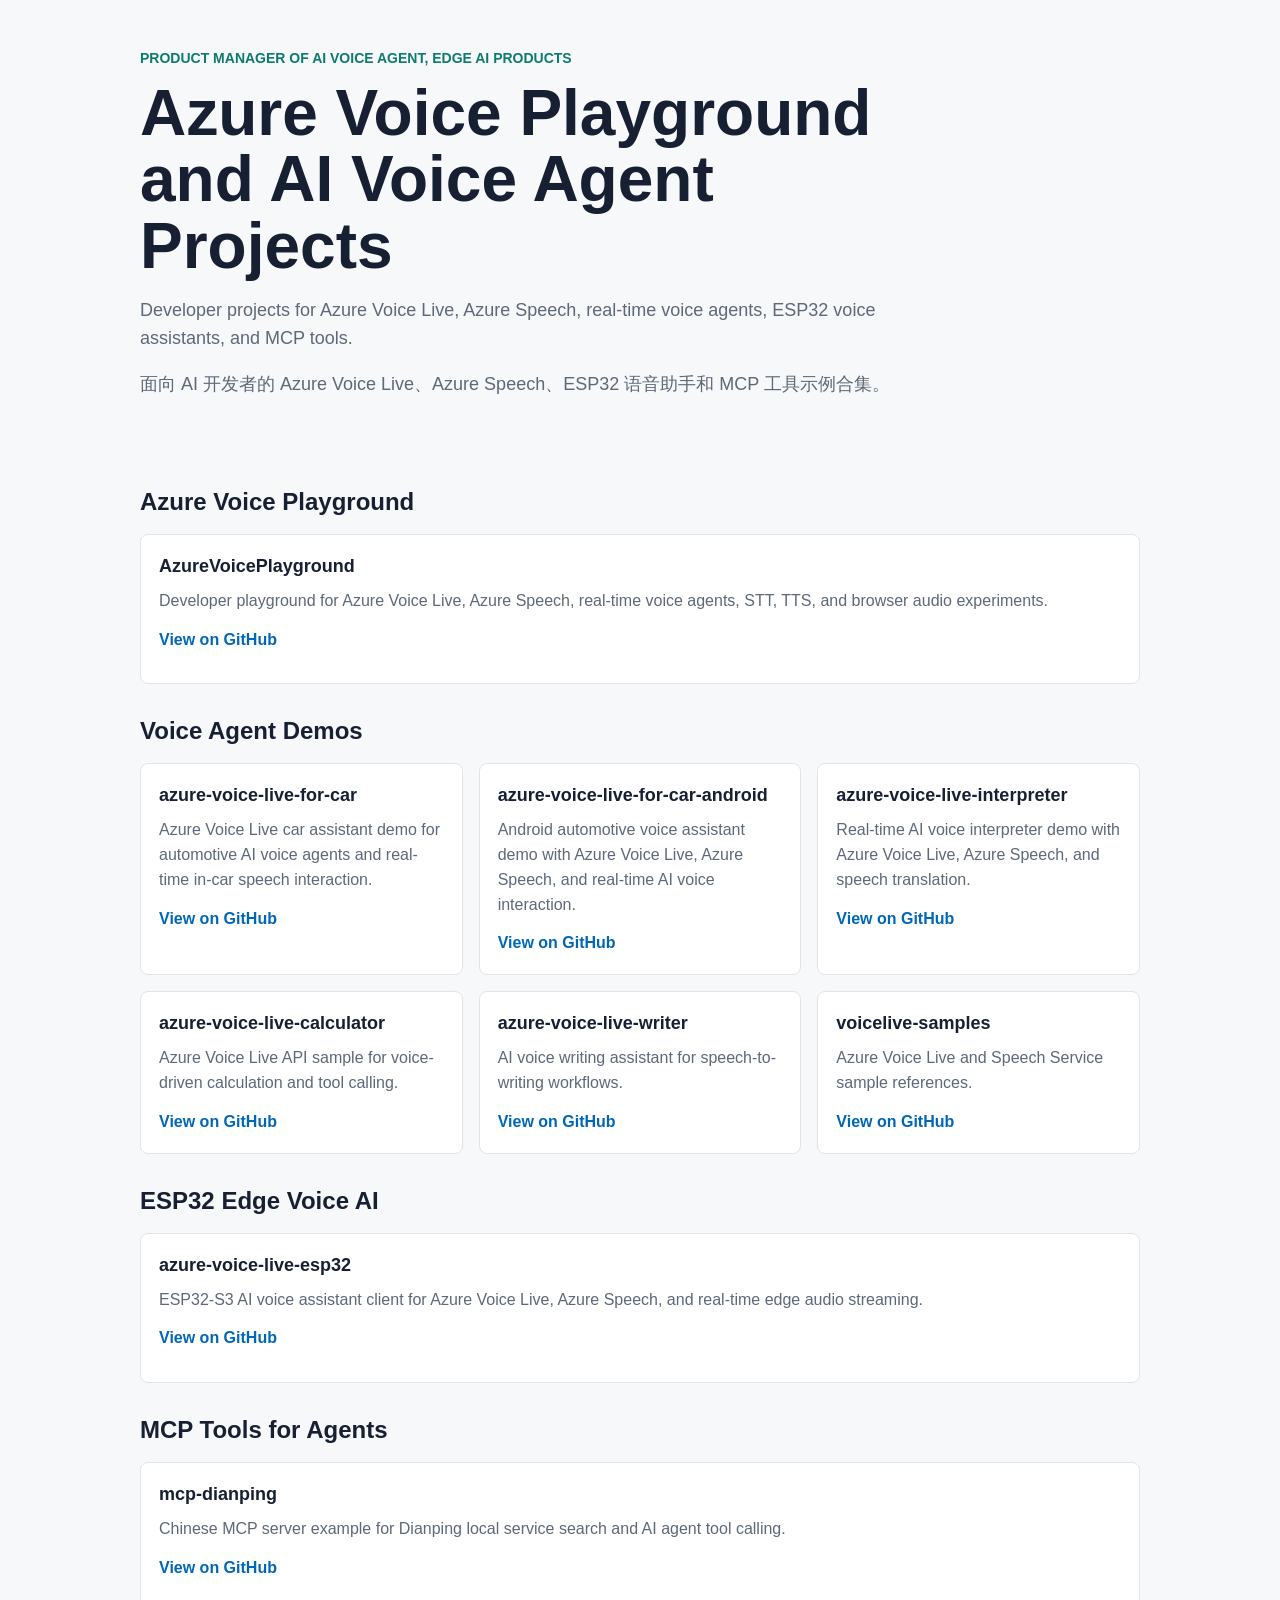
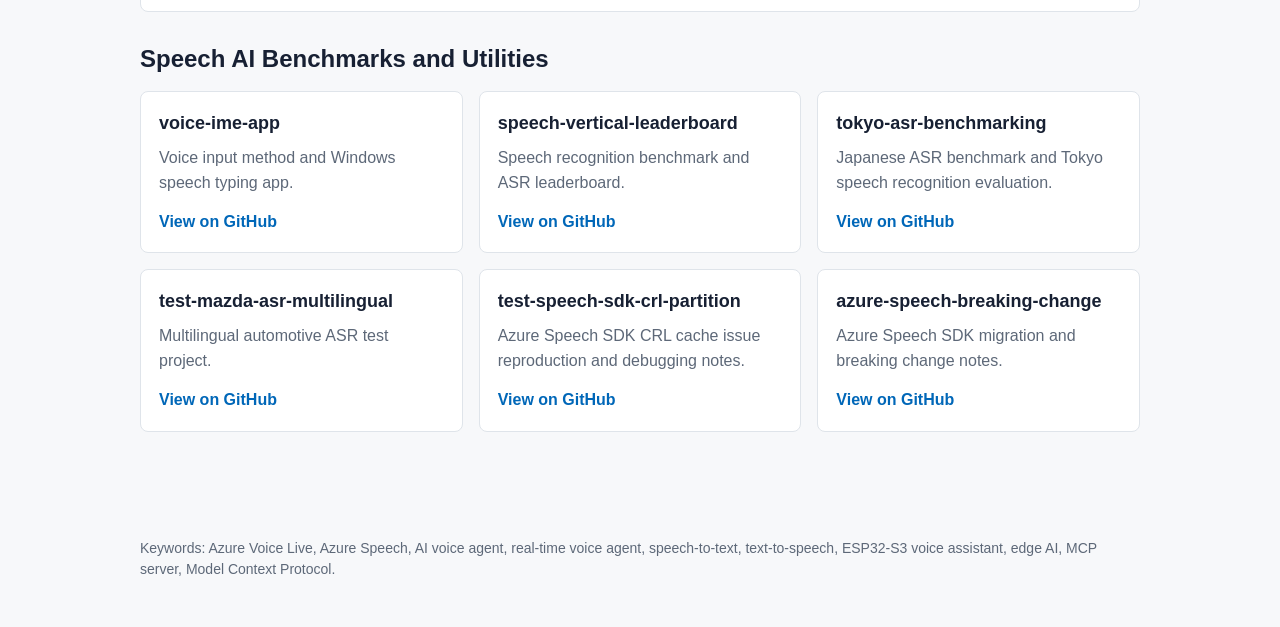
<file: index.html>
<!doctype html>
<html lang="en">
  <head>
    <meta charset="utf-8">
    <meta name="viewport" content="width=device-width, initial-scale=1">
    <title>Azure Voice Playground and AI Voice Agent Projects</title>
    <meta name="description" content="Developer projects for Azure Voice Live, Azure Speech, real-time voice agents, ESP32 voice assistants, and MCP tools.">
    <link rel="canonical" href="https://shawnq-msft.github.io/">
    <meta property="og:title" content="Azure Voice Playground and AI Voice Agent Projects">
    <meta property="og:description" content="Azure Voice Live, Azure Speech, ESP32 voice assistant, and MCP tool examples for AI developers.">
    <meta property="og:type" content="website">
    <meta property="og:url" content="https://shawnq-msft.github.io/">
    <style>
      :root {
        color-scheme: light;
        --bg: #f7f8fa;
        --text: #172033;
        --muted: #5d6878;
        --panel: #ffffff;
        --line: #dfe4ea;
        --accent: #0067b8;
        --accent-2: #0f7b6c;
      }

      * { box-sizing: border-box; }

      body {
        margin: 0;
        font-family: Arial, Helvetica, sans-serif;
        background: var(--bg);
        color: var(--text);
        line-height: 1.55;
      }

      header, main, footer {
        max-width: 1040px;
        margin: 0 auto;
        padding: 32px 20px;
      }

      header {
        padding-top: 48px;
        padding-bottom: 24px;
      }

      .eyebrow {
        margin: 0 0 10px;
        color: var(--accent-2);
        font-size: 14px;
        font-weight: 700;
        text-transform: uppercase;
      }

      h1 {
        max-width: 820px;
        margin: 0;
        font-size: clamp(34px, 6vw, 64px);
        line-height: 1.04;
        letter-spacing: 0;
      }

      .summary {
        max-width: 760px;
        margin: 18px 0 0;
        color: var(--muted);
        font-size: 18px;
      }

      .grid {
        display: grid;
        grid-template-columns: repeat(auto-fit, minmax(260px, 1fr));
        gap: 16px;
      }

      section {
        margin: 28px 0;
      }

      h2 {
        margin: 0 0 14px;
        font-size: 24px;
      }

      .project {
        min-height: 150px;
        padding: 18px;
        background: var(--panel);
        border: 1px solid var(--line);
        border-radius: 8px;
      }

      .project h3 {
        margin: 0 0 8px;
        font-size: 18px;
      }

      .project p {
        margin: 0 0 14px;
        color: var(--muted);
      }

      a {
        color: var(--accent);
        font-weight: 700;
        text-decoration: none;
      }

      a:hover { text-decoration: underline; }

      footer {
        color: var(--muted);
        font-size: 14px;
      }
    </style>
  </head>
  <body>
    <header>
      <p class="eyebrow">Product Manager of AI Voice Agent, Edge AI products</p>
      <h1>Azure Voice Playground and AI Voice Agent Projects</h1>
      <p class="summary">Developer projects for Azure Voice Live, Azure Speech, real-time voice agents, ESP32 voice assistants, and MCP tools.</p>
      <p class="summary">面向 AI 开发者的 Azure Voice Live、Azure Speech、ESP32 语音助手和 MCP 工具示例合集。</p>
    </header>

    <main>
      <section aria-labelledby="playground">
        <h2 id="playground">Azure Voice Playground</h2>
        <div class="grid">
          <article class="project">
            <h3>AzureVoicePlayground</h3>
            <p>Developer playground for Azure Voice Live, Azure Speech, real-time voice agents, STT, TTS, and browser audio experiments.</p>
            <a href="https://github.com/shawnq-msft/AzureVoicePlayground">View on GitHub</a>
          </article>
        </div>
      </section>

      <section aria-labelledby="voice-demos">
        <h2 id="voice-demos">Voice Agent Demos</h2>
        <div class="grid">
          <article class="project">
            <h3>azure-voice-live-for-car</h3>
            <p>Azure Voice Live car assistant demo for automotive AI voice agents and real-time in-car speech interaction.</p>
            <a href="https://github.com/shawnq-msft/azure-voice-live-for-car">View on GitHub</a>
          </article>
          <article class="project">
            <h3>azure-voice-live-for-car-android</h3>
            <p>Android automotive voice assistant demo with Azure Voice Live, Azure Speech, and real-time AI voice interaction.</p>
            <a href="https://github.com/shawnq-msft/azure-voice-live-for-car-android">View on GitHub</a>
          </article>
          <article class="project">
            <h3>azure-voice-live-interpreter</h3>
            <p>Real-time AI voice interpreter demo with Azure Voice Live, Azure Speech, and speech translation.</p>
            <a href="https://github.com/shawnq-msft/azure-voice-live-interpreter">View on GitHub</a>
          </article>
          <article class="project">
            <h3>azure-voice-live-calculator</h3>
            <p>Azure Voice Live API sample for voice-driven calculation and tool calling.</p>
            <a href="https://github.com/shawnq-msft/azure-voice-live-calculator">View on GitHub</a>
          </article>
          <article class="project">
            <h3>azure-voice-live-writer</h3>
            <p>AI voice writing assistant for speech-to-writing workflows.</p>
            <a href="https://github.com/shawnq-msft/azure-voice-live-writer">View on GitHub</a>
          </article>
          <article class="project">
            <h3>voicelive-samples</h3>
            <p>Azure Voice Live and Speech Service sample references.</p>
            <a href="https://github.com/shawnq-msft/voicelive-samples">View on GitHub</a>
          </article>
        </div>
      </section>

      <section aria-labelledby="esp32">
        <h2 id="esp32">ESP32 Edge Voice AI</h2>
        <div class="grid">
          <article class="project">
            <h3>azure-voice-live-esp32</h3>
            <p>ESP32-S3 AI voice assistant client for Azure Voice Live, Azure Speech, and real-time edge audio streaming.</p>
            <a href="https://github.com/shawnq-msft/azure-voice-live-esp32">View on GitHub</a>
          </article>
        </div>
      </section>

      <section aria-labelledby="mcp">
        <h2 id="mcp">MCP Tools for Agents</h2>
        <div class="grid">
          <article class="project">
            <h3>mcp-dianping</h3>
            <p>Chinese MCP server example for Dianping local service search and AI agent tool calling.</p>
            <a href="https://github.com/shawnq-msft/mcp-dianping">View on GitHub</a>
          </article>
        </div>
      </section>

      <section aria-labelledby="speech">
        <h2 id="speech">Speech AI Benchmarks and Utilities</h2>
        <div class="grid">
          <article class="project">
            <h3>voice-ime-app</h3>
            <p>Voice input method and Windows speech typing app.</p>
            <a href="https://github.com/shawnq-msft/voice-ime-app">View on GitHub</a>
          </article>
          <article class="project">
            <h3>speech-vertical-leaderboard</h3>
            <p>Speech recognition benchmark and ASR leaderboard.</p>
            <a href="https://github.com/shawnq-msft/speech-vertical-leaderboard">View on GitHub</a>
          </article>
          <article class="project">
            <h3>tokyo-asr-benchmarking</h3>
            <p>Japanese ASR benchmark and Tokyo speech recognition evaluation.</p>
            <a href="https://github.com/shawnq-msft/tokyo-asr-benchmarking">View on GitHub</a>
          </article>
          <article class="project">
            <h3>test-mazda-asr-multilingual</h3>
            <p>Multilingual automotive ASR test project.</p>
            <a href="https://github.com/shawnq-msft/test-mazda-asr-multilingual">View on GitHub</a>
          </article>
          <article class="project">
            <h3>test-speech-sdk-crl-partition</h3>
            <p>Azure Speech SDK CRL cache issue reproduction and debugging notes.</p>
            <a href="https://github.com/shawnq-msft/test-speech-sdk-crl-partition">View on GitHub</a>
          </article>
          <article class="project">
            <h3>azure-speech-breaking-change</h3>
            <p>Azure Speech SDK migration and breaking change notes.</p>
            <a href="https://github.com/shawnq-msft/azure-speech-breaking-change">View on GitHub</a>
          </article>
        </div>
      </section>
    </main>

    <footer>
      <p>Keywords: Azure Voice Live, Azure Speech, AI voice agent, real-time voice agent, speech-to-text, text-to-speech, ESP32-S3 voice assistant, edge AI, MCP server, Model Context Protocol.</p>
    </footer>
  </body>
</html>
</file>
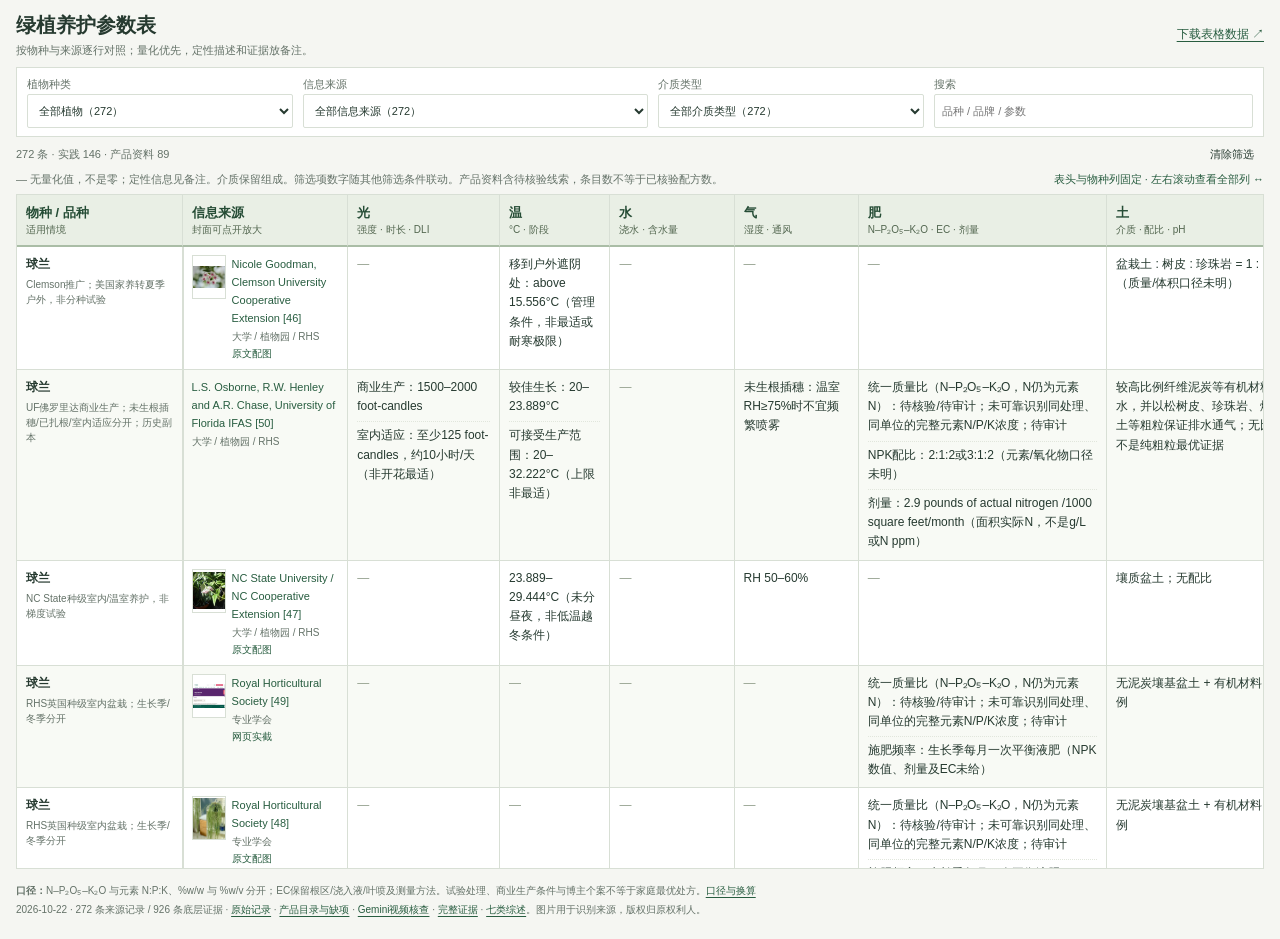
<file: green-plants/index.html>
<!doctype html><html lang="zh-CN"><head><meta charset="utf-8"><meta name="viewport" content="width=device-width,initial-scale=1"><title>绿植养护参数表</title><meta name="description" content="按物种和来源对照光、温、水、气、肥、土；量化值优先，保留EC方法与NPK口径。"><link rel="stylesheet" href="database.css"></head><body>
<header><div><h1>绿植养护参数表</h1><p>按物种与来源逐行对照；量化优先，定性描述和证据放备注。</p></div><a href="table-cells.json" download>下载表格数据 ↗</a></header>
<main>
<form id="filters" aria-label="数据库筛选器" onsubmit="return false">
<label>植物种类<select id="plant" aria-label="植物种类"></select></label>
<label>信息来源<select id="source" aria-label="信息来源"></select></label>
<label>介质类型<select id="medium" aria-label="介质类型"></select></label>
<label>搜索<input id="search" type="search" placeholder="品种 / 品牌 / 参数" autocomplete="off"></label>
</form>
<div class="status"><span id="count" aria-live="polite">读取数据库…</span><button id="reset">清除筛选</button></div>
<p class="legend">— 无量化值，不是零；定性信息见备注。介质保留组成。筛选项数字随其他筛选条件联动。产品资料含待核验线索，条目数不等于已核验配方数。<span class="scroll-hint">表头与物种列固定 · 左右滚动查看全部列 ↔</span></p>
<div class="table-wrap" tabindex="0" role="region" aria-label="可横向与纵向滚动的养护参数表"><table><caption>按物种和信息来源列出的量化养护参数，缺少量化值用破折号标记。</caption><colgroup><col class="species"><col class="source"><col class="light"><col class="temperature"><col class="water"><col class="air"><col class="fertilizer"><col class="substrate"><col class="remark"></colgroup><thead><tr><th scope="col">物种 / 品种<small>适用情境</small></th><th scope="col">信息来源<small>封面可点开放大</small></th><th scope="col">光<small>强度 · 时长 · DLI</small></th><th scope="col">温<small>°C · 阶段</small></th><th scope="col">水<small>浇水 · 含水量</small></th><th scope="col">气<small>湿度 · 通风</small></th><th scope="col">肥<small>N–P₂O₅–K₂O · EC · 剂量</small></th><th scope="col">土<small>介质 · 配比 · pH</small></th><th scope="col">备注</th></tr></thead><tbody id="entries"></tbody></table></div>
<noscript>请启用JavaScript使用筛选器，或阅读<a href="evidence.md">完整资料与来源</a>。</noscript>
</main>
<dialog id="detail" aria-labelledby="detail-title"><div class="dialog-head"><h2 id="detail-title">备注与原始参数</h2><button id="detail-close" aria-label="关闭备注">关闭 ×</button></div><div id="detail-content"></div></dialog>
<footer><p><strong>口径：</strong>N–P₂O₅–K₂O 与元素 N:P:K、%w/w 与 %w/v 分开；EC保留根区/浇入液/叶喷及测量方法。试验处理、商业生产条件与博主个案不等于家庭最优处方。<a href="reference.html#reading">口径与换算</a></p><p><span id="total"></span> · <a href="database.json" download>原始记录</a> · <a href="catalog.html">产品目录与缺项</a> · <a href="video-audit.html">Gemini视频核查</a> · <a href="evidence.md" download>完整证据</a> · <a href="v1.html">七类综述</a>。图片用于识别来源，版权归原权利人。</p></footer>
<script src="database-data.js"></script><script src="table-data.js"></script><script src="database.js"></script></body></html>
</file>
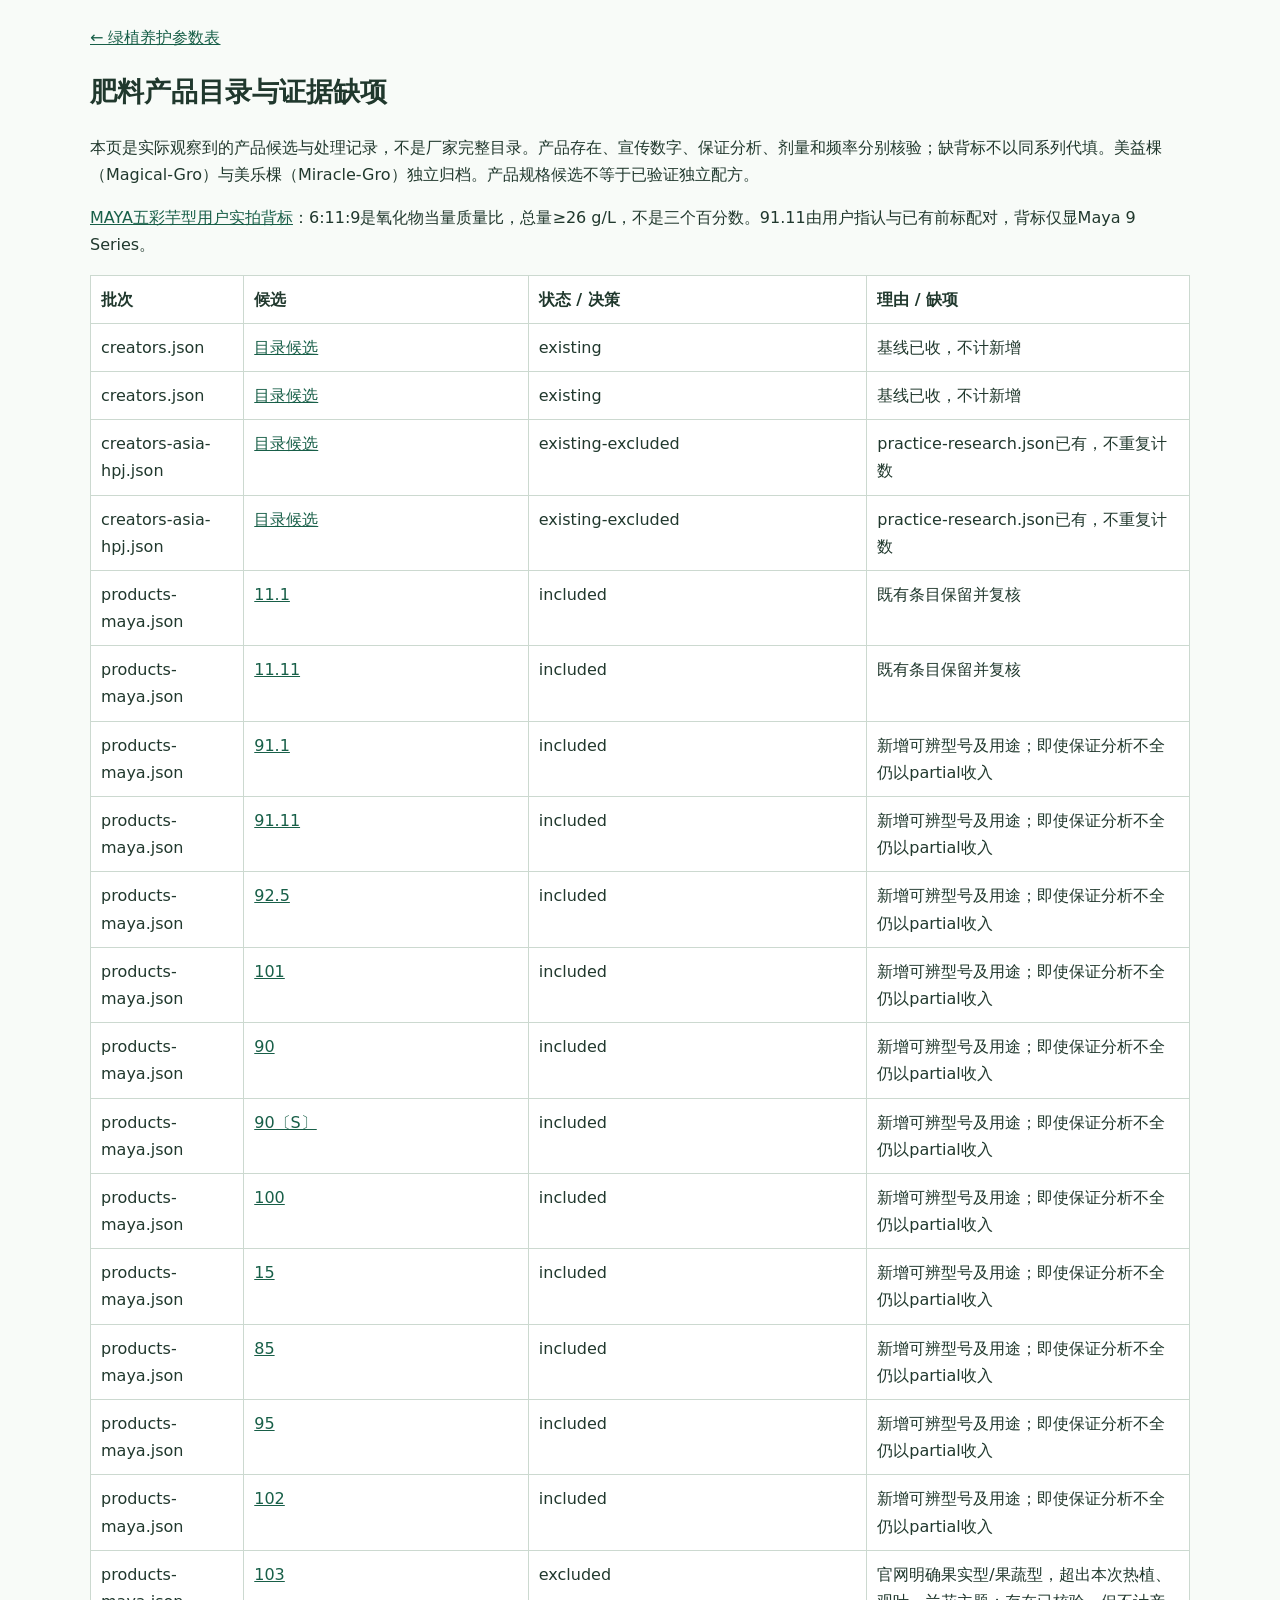
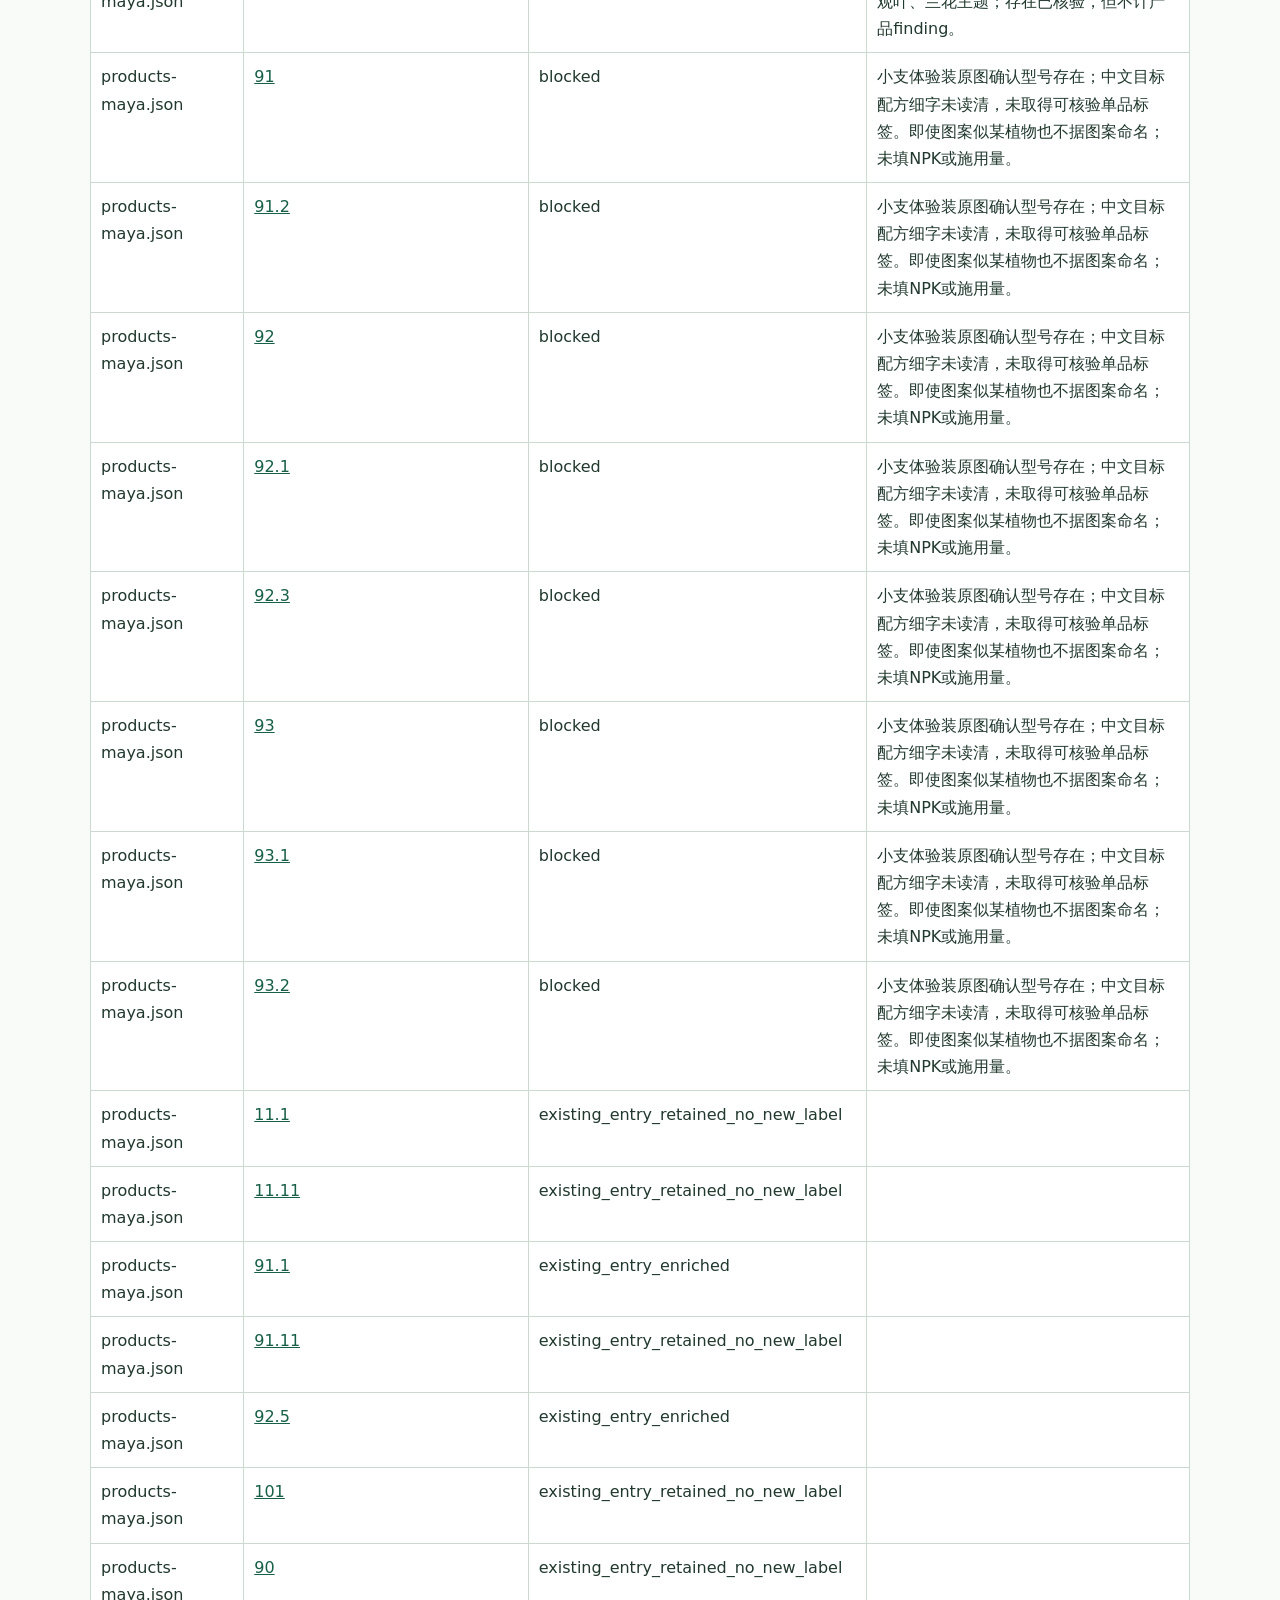
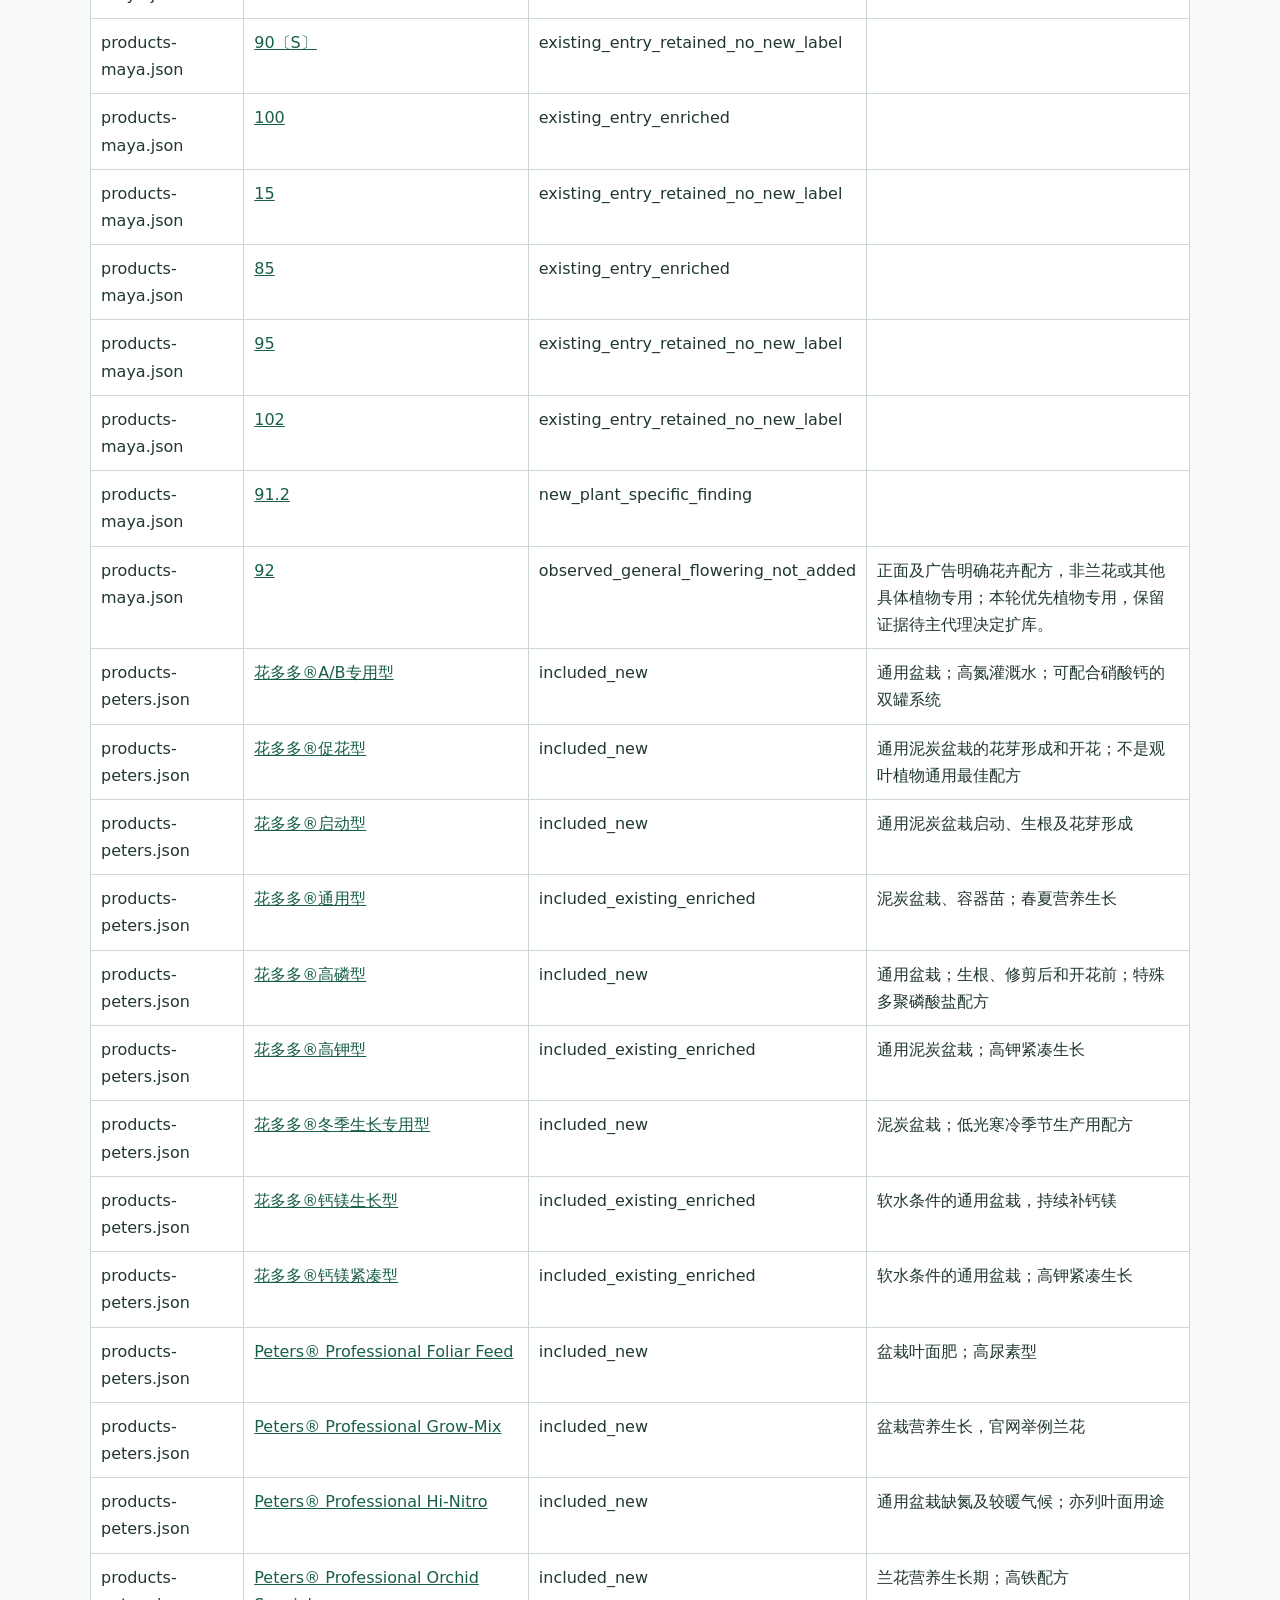
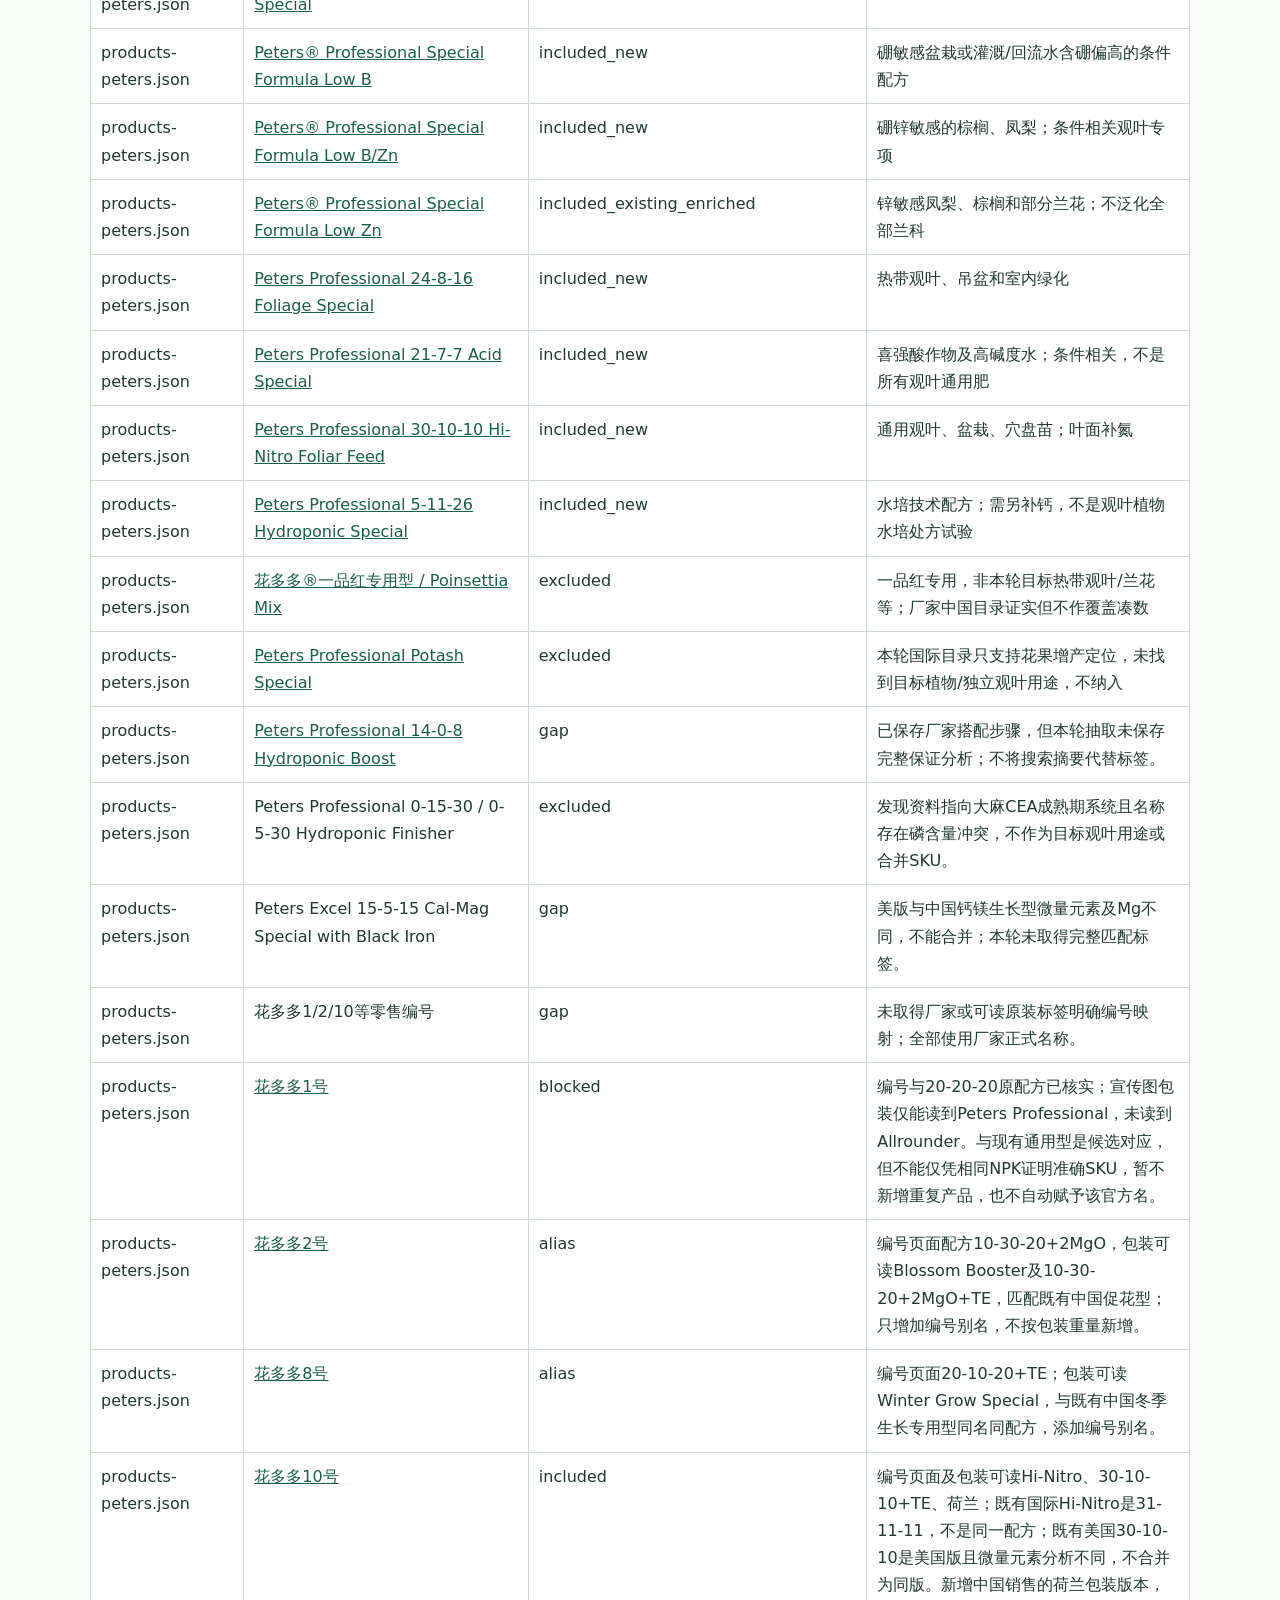
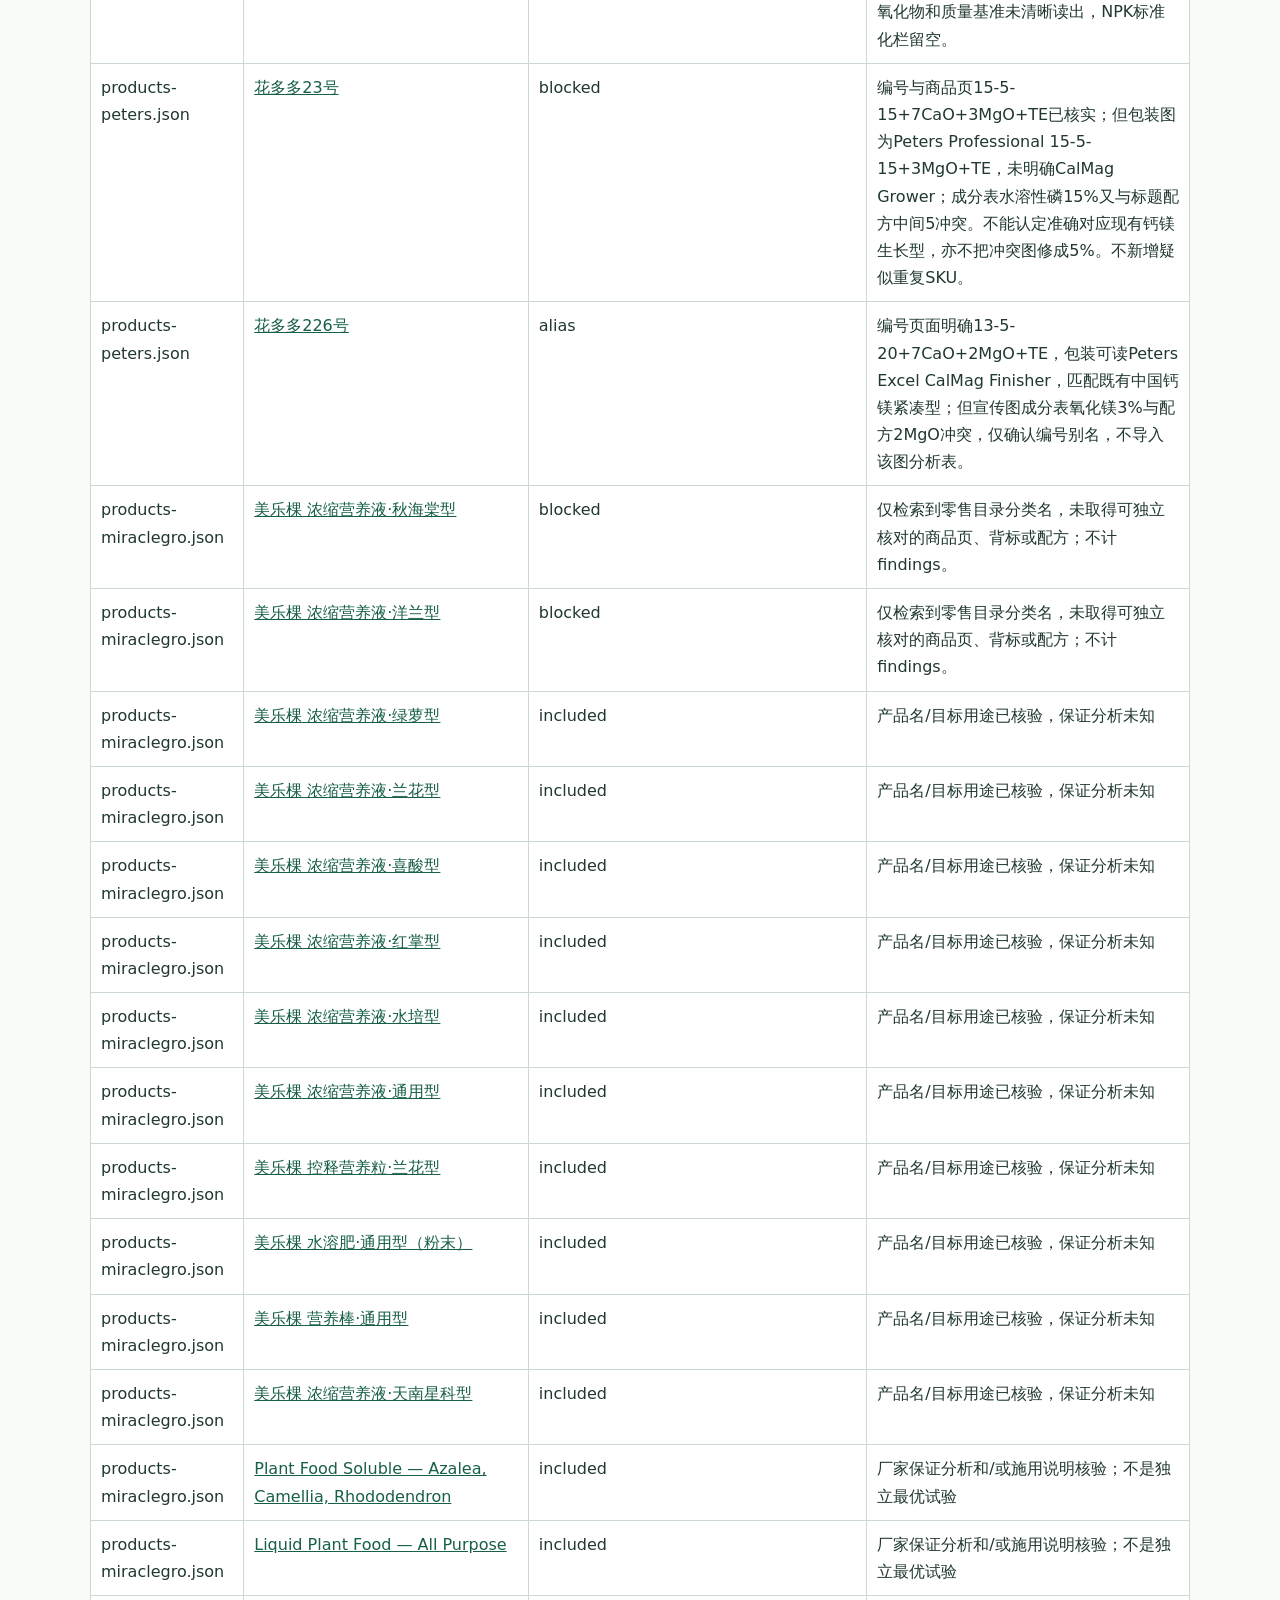
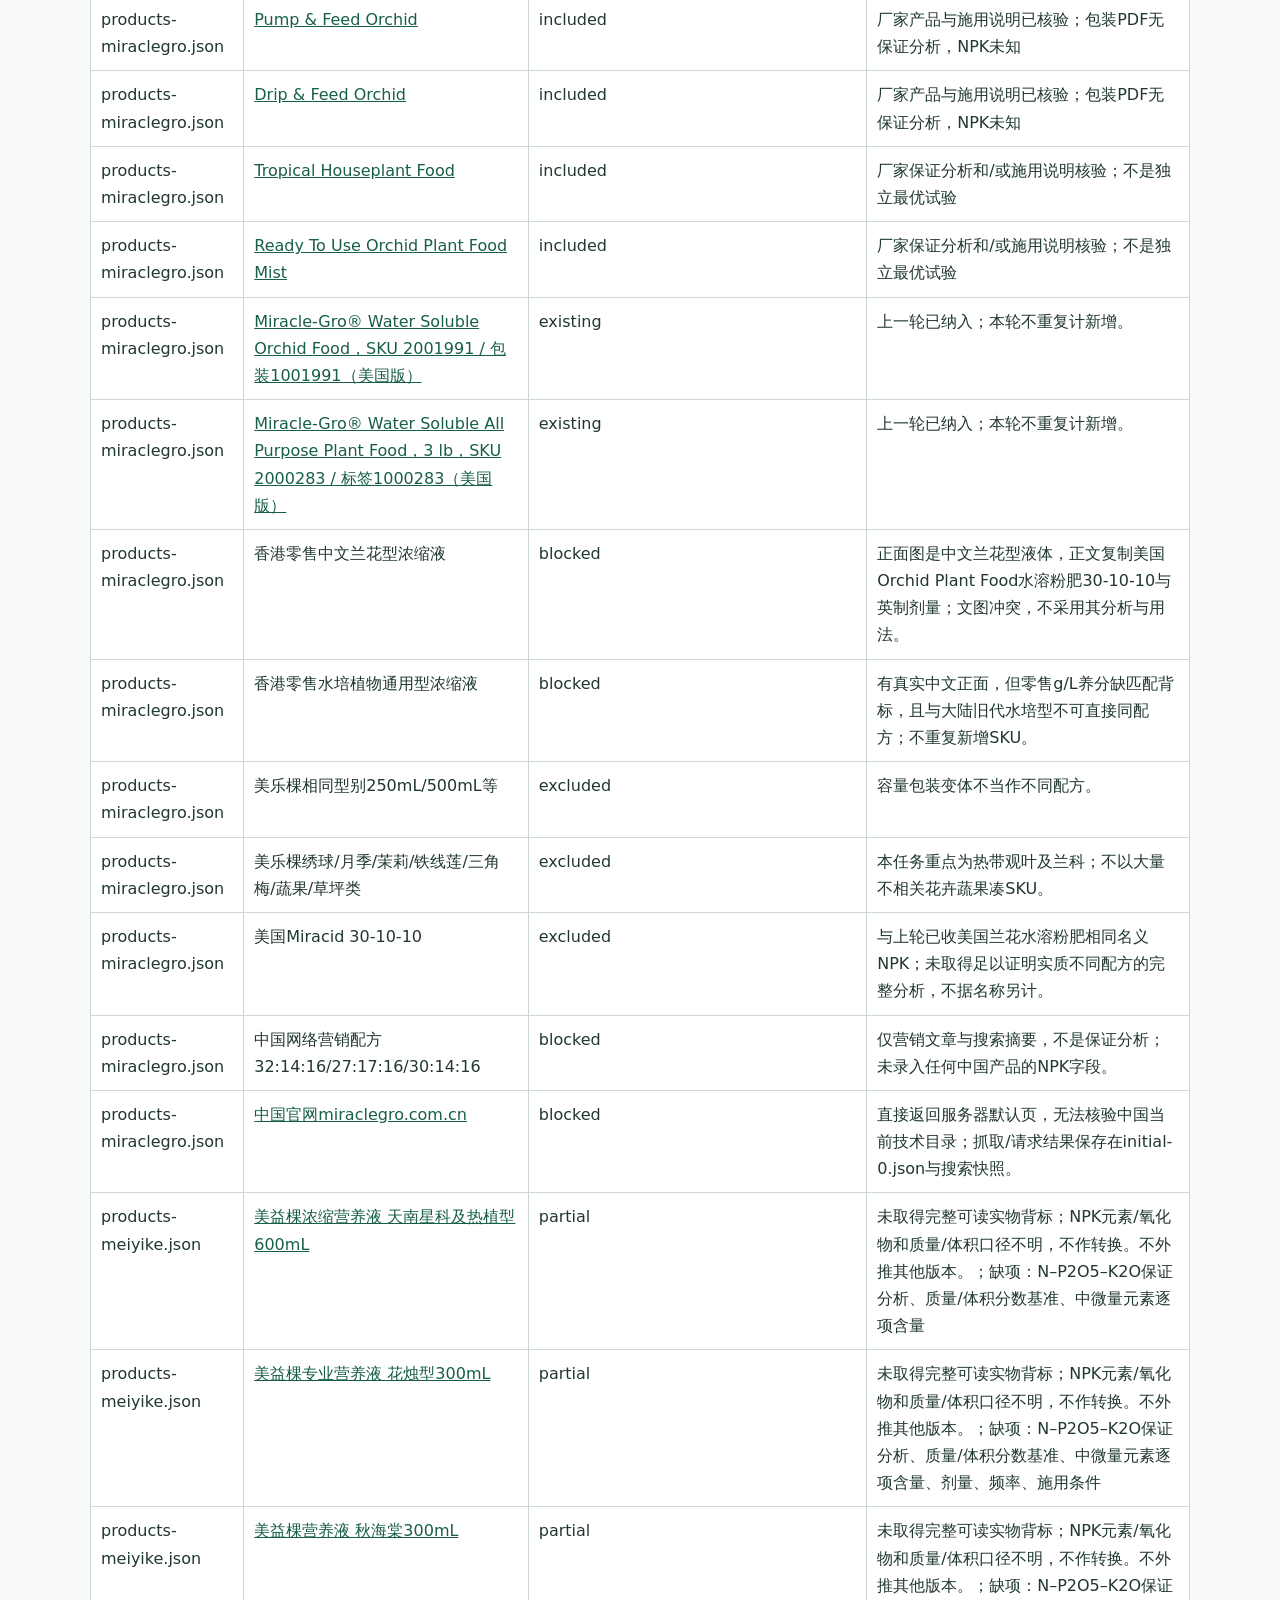
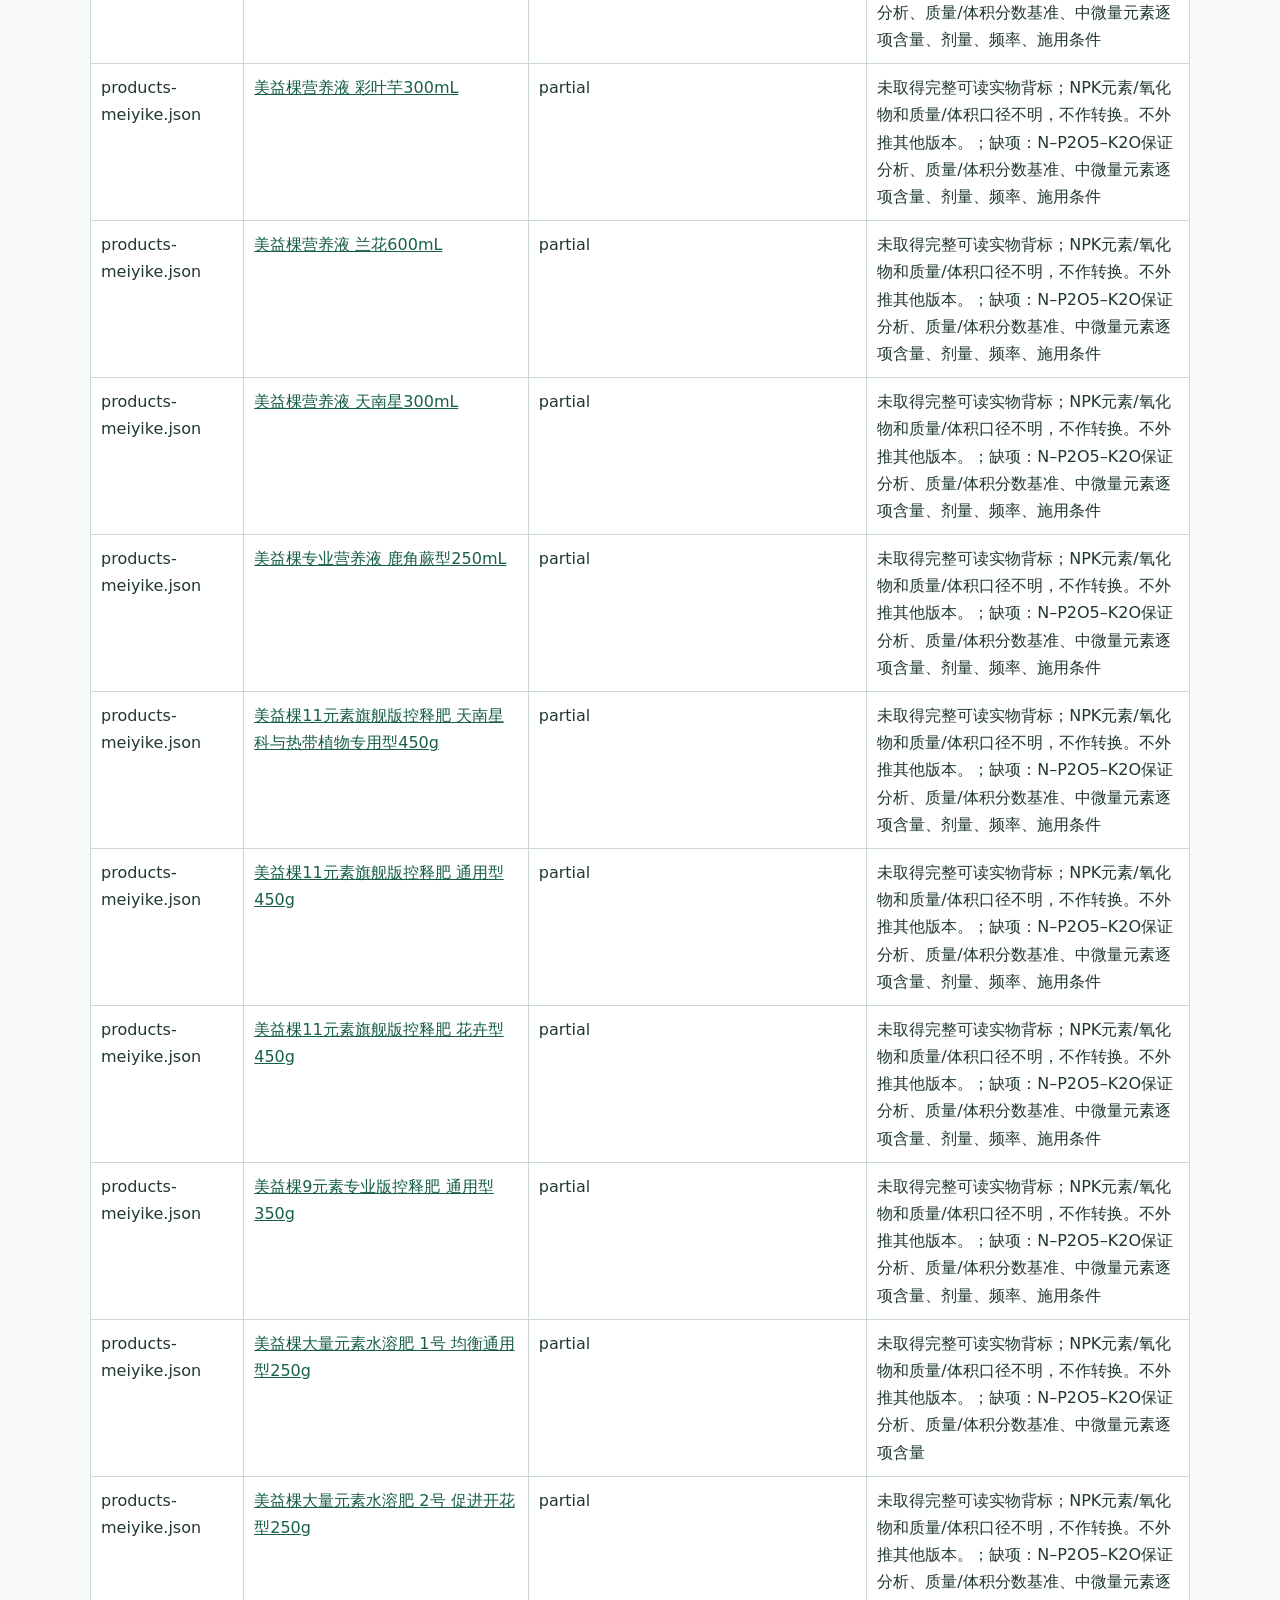
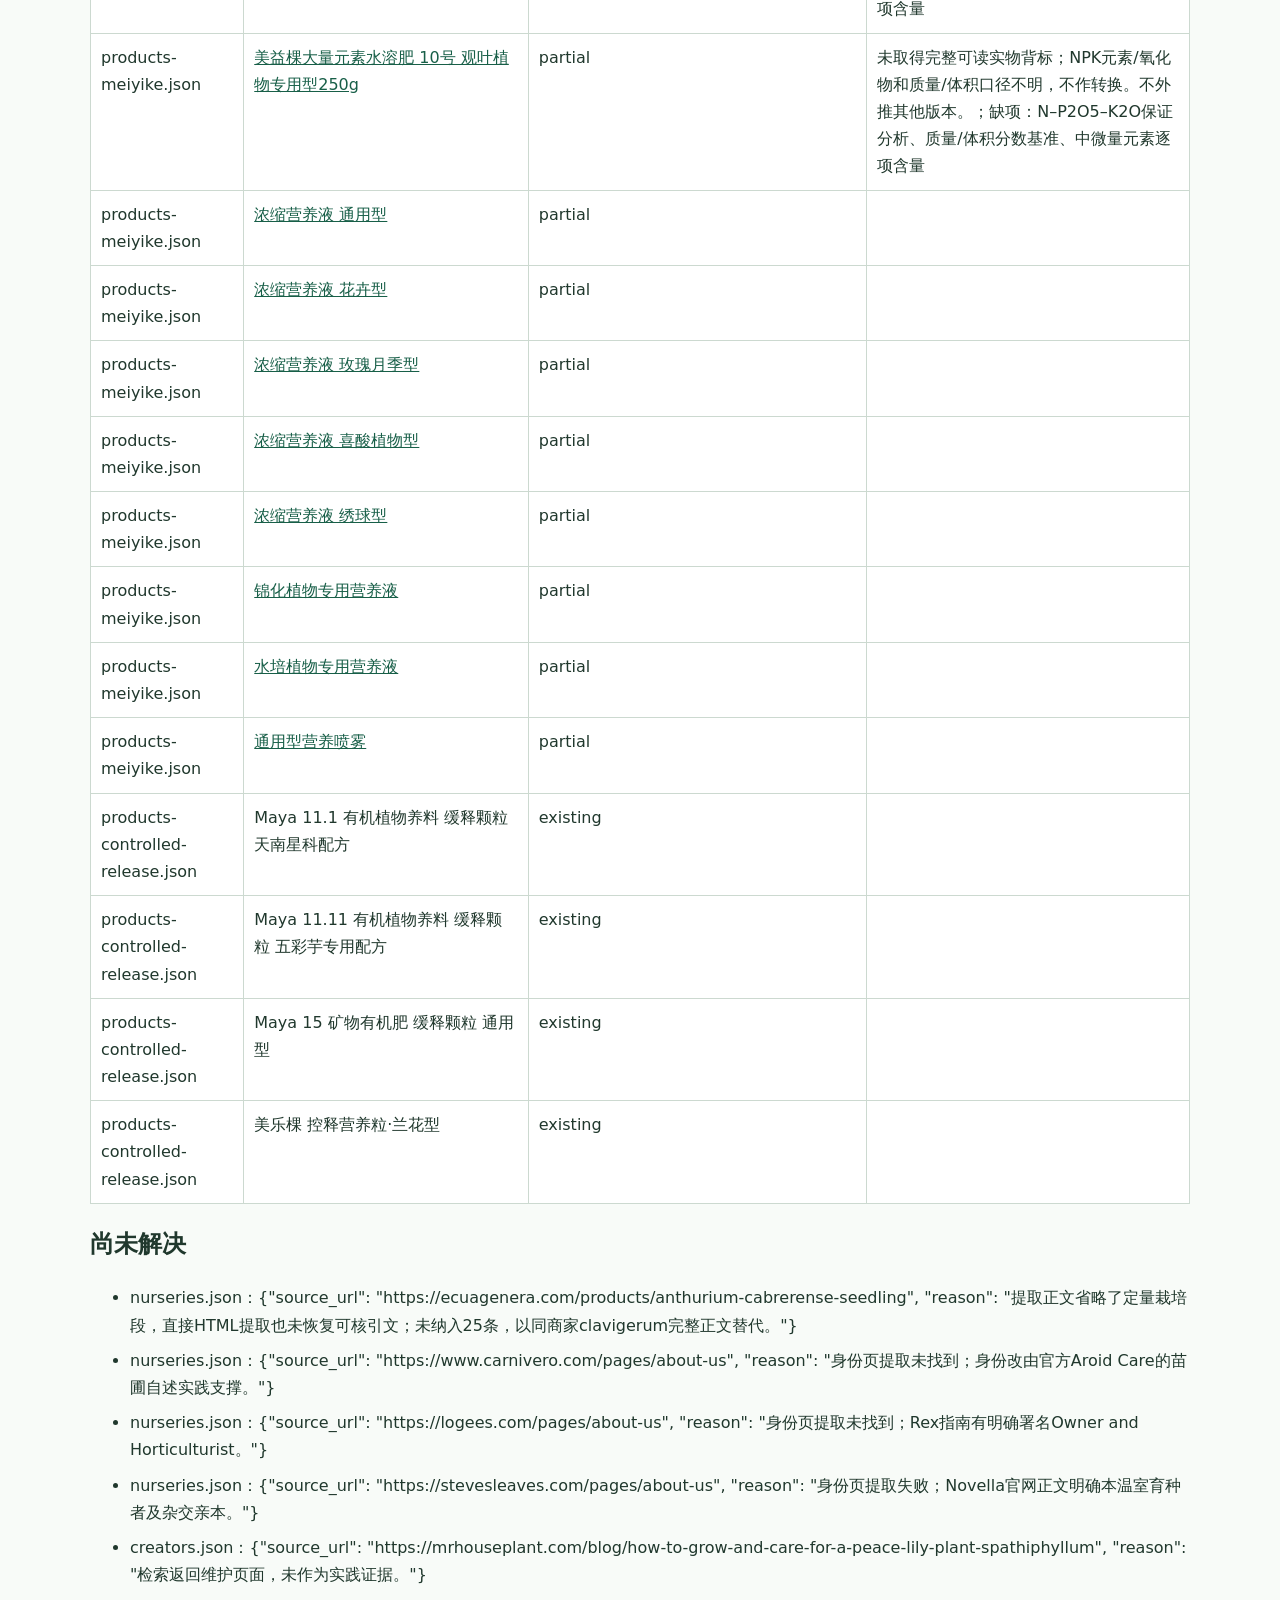
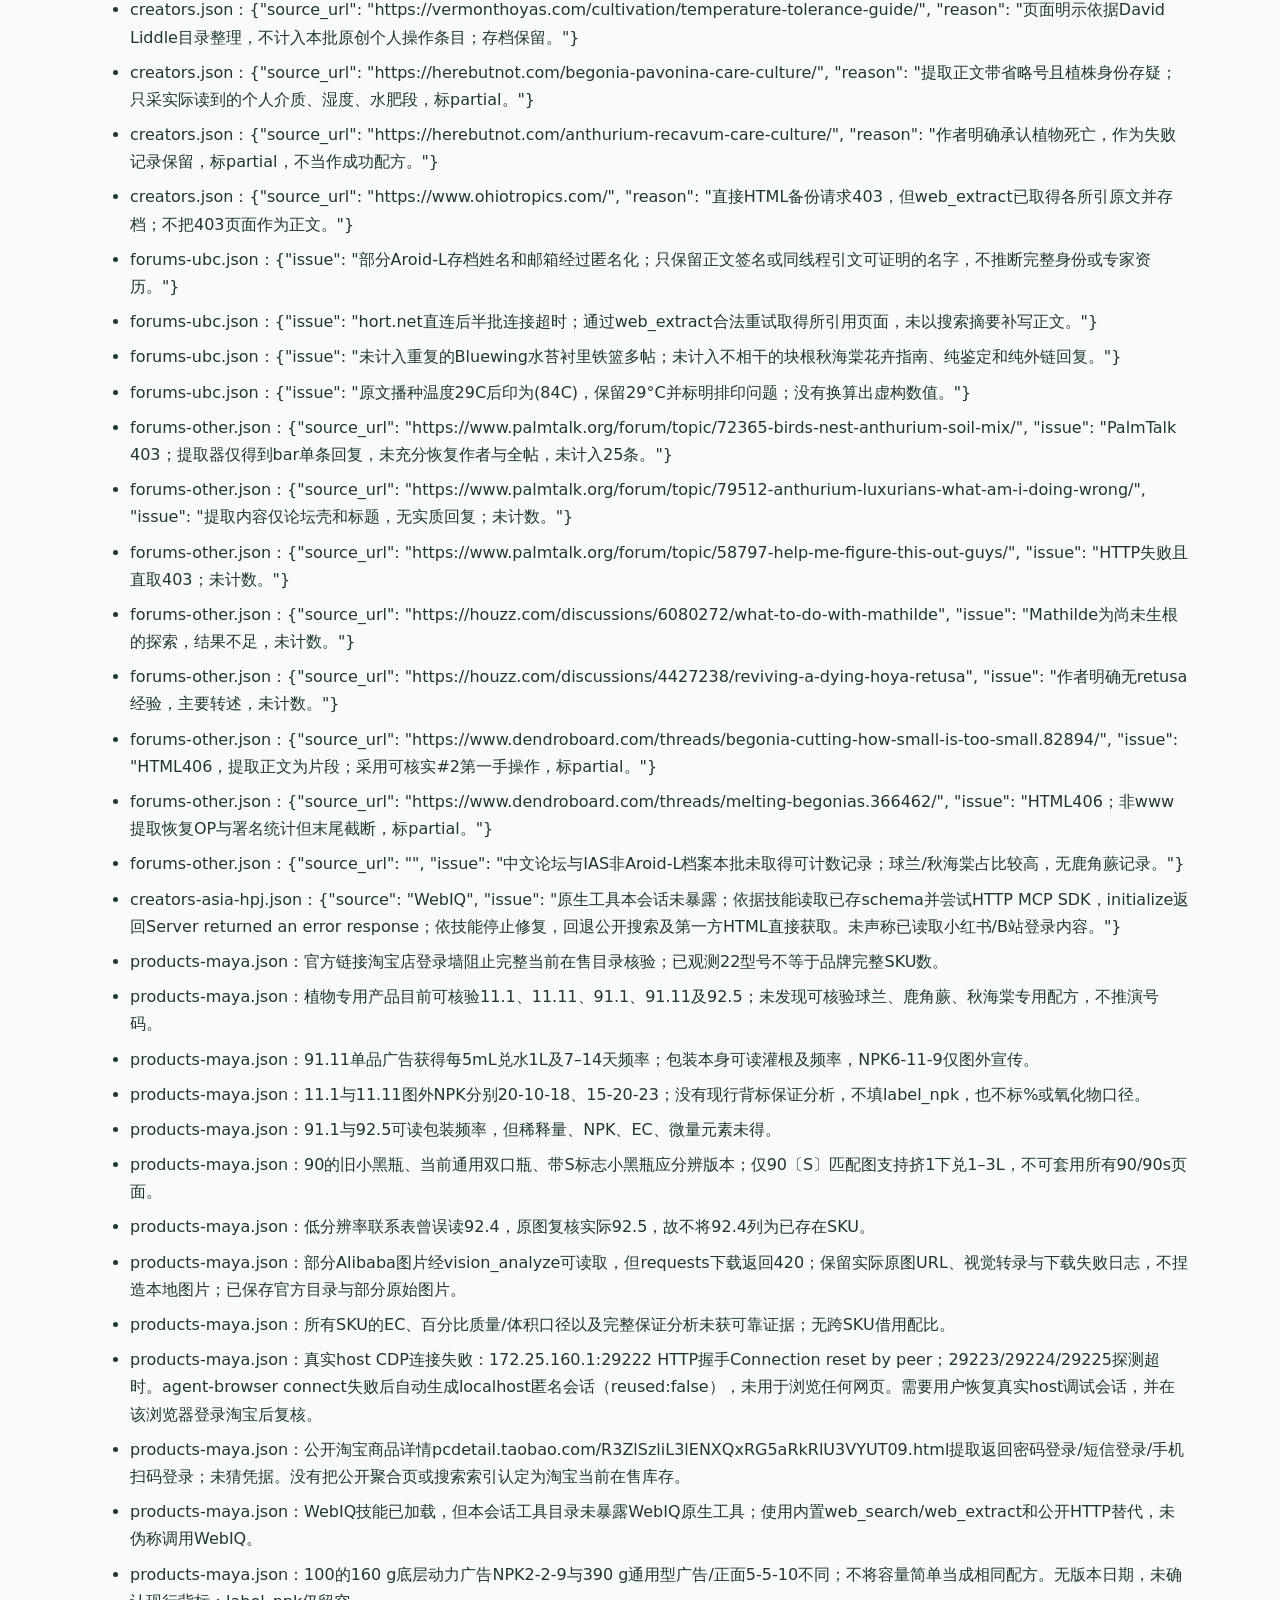
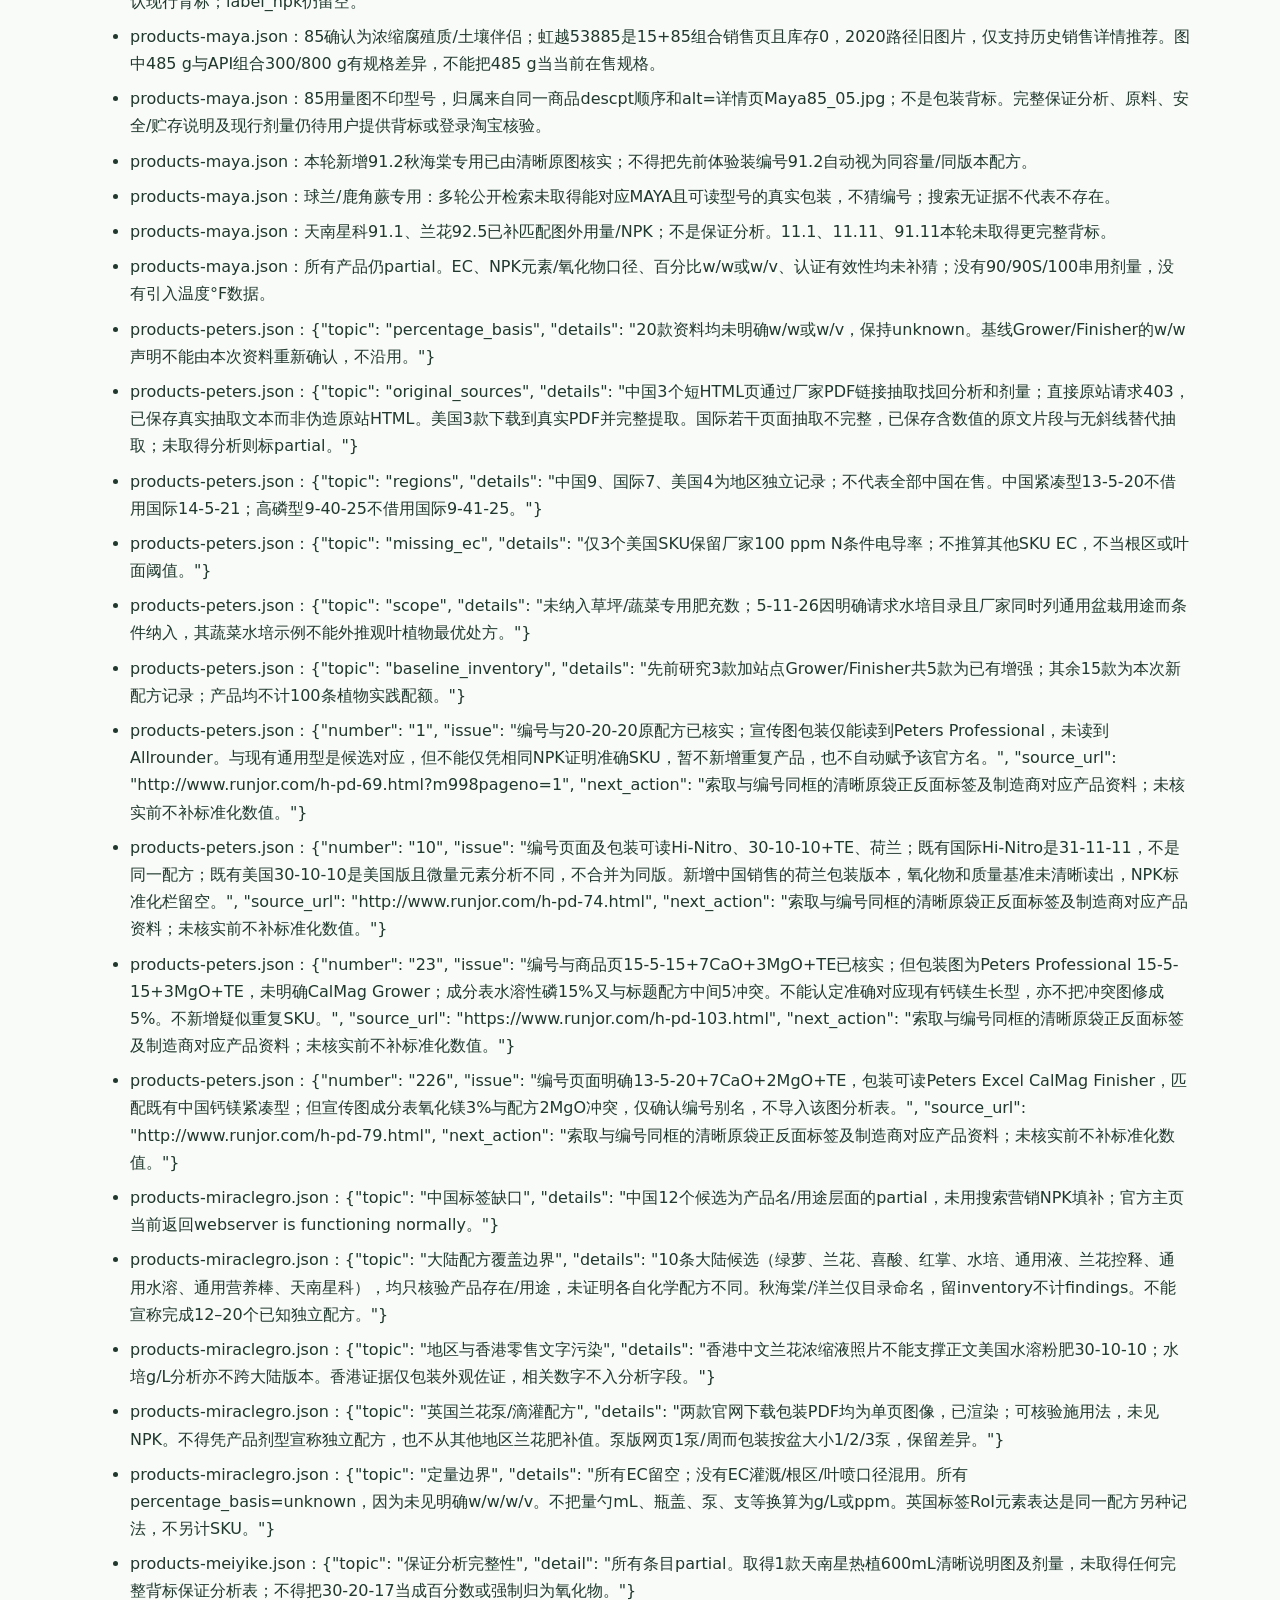
<file: green-plants/catalog.html>
<!doctype html><html lang="zh-CN"><meta charset="utf-8"><meta name="viewport" content="width=device-width,initial-scale=1"><title>肥料产品目录与证据缺项</title><style>body{font:16px/1.7 system-ui,sans-serif;margin:auto;padding:24px;max-width:1100px;color:#20382d;background:#f8fbf8}a{color:#185f48}table{border-collapse:collapse;width:100%;background:white}th,td{text-align:left;border:1px solid #ccd9d0;padding:10px;vertical-align:top}small{color:#526659}li{margin:8px 0}.wrap{overflow:auto}h1{font-size:1.7rem}</style><body><a href="./">← 绿植养护参数表</a><h1>肥料产品目录与证据缺项</h1><p>本页是实际观察到的产品候选与处理记录，不是厂家完整目录。产品存在、宣传数字、保证分析、剂量和频率分别核验；缺背标不以同系列代填。美益棵（Magical-Gro）与美乐棵（Miracle-Gro）独立归档。产品规格候选不等于已验证独立配方。</p><p><a href="assets/maya-91-11-user-label.webp">MAYA五彩芋型用户实拍背标</a>：6:11:9是氧化物当量质量比，总量≥26 g/L，不是三个百分数。91.11由用户指认与已有前标配对，背标仅显Maya 9 Series。</p><div class="wrap"><table><tr><th>批次</th><th>候选</th><th>状态 / 决策</th><th>理由 / 缺项</th></tr><tr><td>creators.json</td><td><a href="https://vermonthoyas.com/cultivation/watering-and-fertilization/">目录候选</a></td><td>existing</td><td>基线已收，不计新增</td></tr><tr><td>creators.json</td><td><a href="https://www.sydneyplantguy.com/potting-mix">目录候选</a></td><td>existing</td><td>基线已收，不计新增</td></tr><tr><td>creators-asia-hpj.json</td><td><a href="https://houseplantjournal.com/2017-1-25-monstera-deliciosa-house-plant-journal">目录候选</a></td><td>existing-excluded</td><td>practice-research.json已有，不重复计数</td></tr><tr><td>creators-asia-hpj.json</td><td><a href="https://www.houseplantjournal.com/bright-indirect-light-requirements-by-plant/">目录候选</a></td><td>existing-excluded</td><td>practice-research.json已有，不重复计数</td></tr><tr><td>products-maya.json</td><td><a href="https://www.easyhaitao.com/items-%E9%A9%AC%E9%9B%85%E8%82%A5%E6%96%99">11.1</a></td><td>included</td><td>既有条目保留并复核</td></tr><tr><td>products-maya.json</td><td><a href="https://www.easyhaitao.com/items-%E9%A9%AC%E9%9B%85%E8%82%A5%E6%96%99">11.11</a></td><td>included</td><td>既有条目保留并复核</td></tr><tr><td>products-maya.json</td><td><a href="https://www.easyhaitao.com/items-%E9%A9%AC%E9%9B%85%E8%82%A5%E6%96%99">91.1</a></td><td>included</td><td>新增可辨型号及用途；即使保证分析不全仍以partial收入</td></tr><tr><td>products-maya.json</td><td><a href="https://www.easyhaitao.com/items-%E9%A9%AC%E9%9B%85%E8%82%A5%E6%96%99">91.11</a></td><td>included</td><td>新增可辨型号及用途；即使保证分析不全仍以partial收入</td></tr><tr><td>products-maya.json</td><td><a href="https://www.easyhaitao.com/items-%E9%A9%AC%E9%9B%85%E8%82%A5%E6%96%99">92.5</a></td><td>included</td><td>新增可辨型号及用途；即使保证分析不全仍以partial收入</td></tr><tr><td>products-maya.json</td><td><a href="https://www.easyhaitao.com/items-%E9%A9%AC%E9%9B%85%E8%82%A5%E6%96%99">101</a></td><td>included</td><td>新增可辨型号及用途；即使保证分析不全仍以partial收入</td></tr><tr><td>products-maya.json</td><td><a href="https://www.easyhaitao.com/items-%E9%A9%AC%E9%9B%85%E8%82%A5%E6%96%99">90</a></td><td>included</td><td>新增可辨型号及用途；即使保证分析不全仍以partial收入</td></tr><tr><td>products-maya.json</td><td><a href="https://www.easyhaitao.com/items-%E9%A9%AC%E9%9B%85%E8%82%A5%E6%96%99">90〔S〕</a></td><td>included</td><td>新增可辨型号及用途；即使保证分析不全仍以partial收入</td></tr><tr><td>products-maya.json</td><td><a href="https://www.mayaoganic.cn/hortcultureSeries">100</a></td><td>included</td><td>新增可辨型号及用途；即使保证分析不全仍以partial收入</td></tr><tr><td>products-maya.json</td><td><a href="https://www.mayaoganic.cn/hortcultureSeries">15</a></td><td>included</td><td>新增可辨型号及用途；即使保证分析不全仍以partial收入</td></tr><tr><td>products-maya.json</td><td><a href="https://www.mayaoganic.cn/hortcultureSeries">85</a></td><td>included</td><td>新增可辨型号及用途；即使保证分析不全仍以partial收入</td></tr><tr><td>products-maya.json</td><td><a href="https://www.mayaoganic.cn/hortcultureSeries">95</a></td><td>included</td><td>新增可辨型号及用途；即使保证分析不全仍以partial收入</td></tr><tr><td>products-maya.json</td><td><a href="https://www.mayaoganic.cn/hortcultureSeries">102</a></td><td>included</td><td>新增可辨型号及用途；即使保证分析不全仍以partial收入</td></tr><tr><td>products-maya.json</td><td><a href="https://www.mayaoganic.cn/hortcultureSeries">103</a></td><td>excluded</td><td>官网明确果实型/果蔬型，超出本次热植、观叶、兰花主题；存在已核验，但不计产品finding。</td></tr><tr><td>products-maya.json</td><td><a href="https://www.easyhaitao.com/items-%E9%A9%AC%E9%9B%85%E8%82%A5%E6%96%99">91</a></td><td>blocked</td><td>小支体验装原图确认型号存在；中文目标配方细字未读清，未取得可核验单品标签。即使图案似某植物也不据图案命名；未填NPK或施用量。</td></tr><tr><td>products-maya.json</td><td><a href="https://www.easyhaitao.com/items-%E9%A9%AC%E9%9B%85%E8%82%A5%E6%96%99">91.2</a></td><td>blocked</td><td>小支体验装原图确认型号存在；中文目标配方细字未读清，未取得可核验单品标签。即使图案似某植物也不据图案命名；未填NPK或施用量。</td></tr><tr><td>products-maya.json</td><td><a href="https://www.easyhaitao.com/items-%E9%A9%AC%E9%9B%85%E8%82%A5%E6%96%99">92</a></td><td>blocked</td><td>小支体验装原图确认型号存在；中文目标配方细字未读清，未取得可核验单品标签。即使图案似某植物也不据图案命名；未填NPK或施用量。</td></tr><tr><td>products-maya.json</td><td><a href="https://www.easyhaitao.com/items-%E9%A9%AC%E9%9B%85%E8%82%A5%E6%96%99">92.1</a></td><td>blocked</td><td>小支体验装原图确认型号存在；中文目标配方细字未读清，未取得可核验单品标签。即使图案似某植物也不据图案命名；未填NPK或施用量。</td></tr><tr><td>products-maya.json</td><td><a href="https://www.easyhaitao.com/items-%E9%A9%AC%E9%9B%85%E8%82%A5%E6%96%99">92.3</a></td><td>blocked</td><td>小支体验装原图确认型号存在；中文目标配方细字未读清，未取得可核验单品标签。即使图案似某植物也不据图案命名；未填NPK或施用量。</td></tr><tr><td>products-maya.json</td><td><a href="https://www.easyhaitao.com/items-%E9%A9%AC%E9%9B%85%E8%82%A5%E6%96%99">93</a></td><td>blocked</td><td>小支体验装原图确认型号存在；中文目标配方细字未读清，未取得可核验单品标签。即使图案似某植物也不据图案命名；未填NPK或施用量。</td></tr><tr><td>products-maya.json</td><td><a href="https://www.easyhaitao.com/items-%E9%A9%AC%E9%9B%85%E8%82%A5%E6%96%99">93.1</a></td><td>blocked</td><td>小支体验装原图确认型号存在；中文目标配方细字未读清，未取得可核验单品标签。即使图案似某植物也不据图案命名；未填NPK或施用量。</td></tr><tr><td>products-maya.json</td><td><a href="https://www.easyhaitao.com/items-%E9%A9%AC%E9%9B%85%E8%82%A5%E6%96%99">93.2</a></td><td>blocked</td><td>小支体验装原图确认型号存在；中文目标配方细字未读清，未取得可核验单品标签。即使图案似某植物也不据图案命名；未填NPK或施用量。</td></tr><tr><td>products-maya.json</td><td><a href="https://www.easyhaitao.com/items-%E9%A9%AC%E9%9B%85%E8%82%A5%E6%96%99">11.1</a></td><td>existing_entry_retained_no_new_label</td><td></td></tr><tr><td>products-maya.json</td><td><a href="https://www.easyhaitao.com/items-%E9%A9%AC%E9%9B%85%E8%82%A5%E6%96%99">11.11</a></td><td>existing_entry_retained_no_new_label</td><td></td></tr><tr><td>products-maya.json</td><td><a href="https://www.easyhaitao.com/items-%E9%A9%AC%E9%9B%85%E8%82%A5%E6%96%99">91.1</a></td><td>existing_entry_enriched</td><td></td></tr><tr><td>products-maya.json</td><td><a href="https://www.easyhaitao.com/items-%E9%A9%AC%E9%9B%85%E8%82%A5%E6%96%99">91.11</a></td><td>existing_entry_retained_no_new_label</td><td></td></tr><tr><td>products-maya.json</td><td><a href="https://www.easyhaitao.com/items-%E9%A9%AC%E9%9B%85%E8%82%A5%E6%96%99">92.5</a></td><td>existing_entry_enriched</td><td></td></tr><tr><td>products-maya.json</td><td><a href="https://www.easyhaitao.com/items-%E9%A9%AC%E9%9B%85%E8%82%A5%E6%96%99">101</a></td><td>existing_entry_retained_no_new_label</td><td></td></tr><tr><td>products-maya.json</td><td><a href="https://www.easyhaitao.com/items-%E9%A9%AC%E9%9B%85%E8%82%A5%E6%96%99">90</a></td><td>existing_entry_retained_no_new_label</td><td></td></tr><tr><td>products-maya.json</td><td><a href="https://www.easyhaitao.com/items-%E9%A9%AC%E9%9B%85%E8%82%A5%E6%96%99">90〔S〕</a></td><td>existing_entry_retained_no_new_label</td><td></td></tr><tr><td>products-maya.json</td><td><a href="https://www.mayaoganic.cn/hortcultureSeries">100</a></td><td>existing_entry_enriched</td><td></td></tr><tr><td>products-maya.json</td><td><a href="https://www.mayaoganic.cn/hortcultureSeries">15</a></td><td>existing_entry_retained_no_new_label</td><td></td></tr><tr><td>products-maya.json</td><td><a href="https://www.mayaoganic.cn/hortcultureSeries">85</a></td><td>existing_entry_enriched</td><td></td></tr><tr><td>products-maya.json</td><td><a href="https://www.mayaoganic.cn/hortcultureSeries">95</a></td><td>existing_entry_retained_no_new_label</td><td></td></tr><tr><td>products-maya.json</td><td><a href="https://www.mayaoganic.cn/hortcultureSeries">102</a></td><td>existing_entry_retained_no_new_label</td><td></td></tr><tr><td>products-maya.json</td><td><a href="https://img.alicdn.com/i2/2200778022790/O1CN01gLEqii1WTsAuLnaxw_!!2200778022790.jpg">91.2</a></td><td>new_plant_specific_finding</td><td></td></tr><tr><td>products-maya.json</td><td><a href="https://img.alicdn.com/i2/2200778022790/O1CN01uK5jIk1WTsAuCsxt3_!!2200778022790.jpg">92</a></td><td>observed_general_flowering_not_added</td><td>正面及广告明确花卉配方，非兰花或其他具体植物专用；本轮优先植物专用，保留证据待主代理决定扩库。</td></tr><tr><td>products-peters.json</td><td><a href="https://icl-growingsolutions.com/zh-cn/ornamental-horticulture/products/peters-professional-combi-sol/">花多多®A/B专用型</a></td><td>included_new</td><td>通用盆栽；高氮灌溉水；可配合硝酸钙的双罐系统</td></tr><tr><td>products-peters.json</td><td><a href="https://icl-growingsolutions.com/zh-cn/ornamental-horticulture/products/peters-professional-blossom-booster/">花多多®促花型</a></td><td>included_new</td><td>通用泥炭盆栽的花芽形成和开花；不是观叶植物通用最佳配方</td></tr><tr><td>products-peters.json</td><td><a href="https://icl-growingsolutions.com/zh-cn/ornamental-horticulture/products/peters-professional-plant-starter/">花多多®启动型</a></td><td>included_new</td><td>通用泥炭盆栽启动、生根及花芽形成</td></tr><tr><td>products-peters.json</td><td><a href="https://icl-growingsolutions.com/zh-cn/ornamental-horticulture/products/peters-professional-allrounder/">花多多®通用型</a></td><td>included_existing_enriched</td><td>泥炭盆栽、容器苗；春夏营养生长</td></tr><tr><td>products-peters.json</td><td><a href="https://icl-growingsolutions.com/zh-cn/ornamental-horticulture/products/peters-professional-power-p/">花多多®高磷型</a></td><td>included_new</td><td>通用盆栽；生根、修剪后和开花前；特殊多聚磷酸盐配方</td></tr><tr><td>products-peters.json</td><td><a href="https://icl-growingsolutions.com/zh-cn/ornamental-horticulture/products/peters-professional-pot-plant-special/">花多多®高钾型</a></td><td>included_existing_enriched</td><td>通用泥炭盆栽；高钾紧凑生长</td></tr><tr><td>products-peters.json</td><td><a href="https://icl-growingsolutions.com/zh-cn/ornamental-horticulture/products/peters-professional-winter-grow-special/">花多多®冬季生长专用型</a></td><td>included_new</td><td>泥炭盆栽；低光寒冷季节生产用配方</td></tr><tr><td>products-peters.json</td><td><a href="https://icl-growingsolutions.com/zh-cn/ornamental-horticulture/products/peters-excel-acidifier-calmag-grower/">花多多®钙镁生长型</a></td><td>included_existing_enriched</td><td>软水条件的通用盆栽，持续补钙镁</td></tr><tr><td>products-peters.json</td><td><a href="https://icl-growingsolutions.com/zh-cn/ornamental-horticulture/products/peters-excel-acidifier-calmag-finisher/">花多多®钙镁紧凑型</a></td><td>included_existing_enriched</td><td>软水条件的通用盆栽；高钾紧凑生长</td></tr><tr><td>products-peters.json</td><td><a href="https://icl-growingsolutions.com/ornamental-horticulture/products/peters-professional-foliar-feed/">Peters® Professional Foliar Feed</a></td><td>included_new</td><td>盆栽叶面肥；高尿素型</td></tr><tr><td>products-peters.json</td><td><a href="https://icl-growingsolutions.com/ornamental-horticulture/products/peters-professional-grow-mix/">Peters® Professional Grow-Mix</a></td><td>included_new</td><td>盆栽营养生长，官网举例兰花</td></tr><tr><td>products-peters.json</td><td><a href="https://icl-growingsolutions.com/ornamental-horticulture/products/peters-professional-hi-nitro/">Peters® Professional Hi-Nitro</a></td><td>included_new</td><td>通用盆栽缺氮及较暖气候；亦列叶面用途</td></tr><tr><td>products-peters.json</td><td><a href="https://icl-growingsolutions.com/ornamental-horticulture/products/peters-professional-orchid-special/">Peters® Professional Orchid Special</a></td><td>included_new</td><td>兰花营养生长期；高铁配方</td></tr><tr><td>products-peters.json</td><td><a href="https://icl-growingsolutions.com/ornamental-horticulture/products/peters-professional-special-formula-low-b/">Peters® Professional Special Formula Low B</a></td><td>included_new</td><td>硼敏感盆栽或灌溉/回流水含硼偏高的条件配方</td></tr><tr><td>products-peters.json</td><td><a href="https://icl-growingsolutions.com/ornamental-horticulture/products/peters-professional-special-formula-low-b_zn/">Peters® Professional Special Formula Low B/Zn</a></td><td>included_new</td><td>硼锌敏感的棕榈、凤梨；条件相关观叶专项</td></tr><tr><td>products-peters.json</td><td><a href="https://icl-growingsolutions.com/ornamental-horticulture/products/peters-professional-special-formula-low-zn/">Peters® Professional Special Formula Low Zn</a></td><td>included_existing_enriched</td><td>锌敏感凤梨、棕榈和部分兰花；不泛化全部兰科</td></tr><tr><td>products-peters.json</td><td><a href="https://icl-growingsolutions.com/en-us/ornamental-horticulture/products/peters-professional__trashed-24-8-16-foliage-special/">Peters Professional 24-8-16 Foliage Special</a></td><td>included_new</td><td>热带观叶、吊盆和室内绿化</td></tr><tr><td>products-peters.json</td><td><a href="https://icl-growingsolutions.com/en-us/ornamental-horticulture/products/21-7-7-acid-special/">Peters Professional 21-7-7 Acid Special</a></td><td>included_new</td><td>喜强酸作物及高碱度水；条件相关，不是所有观叶通用肥</td></tr><tr><td>products-peters.json</td><td><a href="https://icl-growingsolutions.com/en-us/ornamental-horticulture/products/30-10-10-hi-nitro-foliar-feed/">Peters Professional 30-10-10 Hi-Nitro Foliar Feed</a></td><td>included_new</td><td>通用观叶、盆栽、穴盘苗；叶面补氮</td></tr><tr><td>products-peters.json</td><td><a href="https://icl-growingsolutions.com/en-us/ornamental-horticulture/products/5-11-26/">Peters Professional 5-11-26 Hydroponic Special</a></td><td>included_new</td><td>水培技术配方；需另补钙，不是观叶植物水培处方试验</td></tr><tr><td>products-peters.json</td><td><a href="https://icl-growingsolutions.com/zh-cn/ornamental-horticulture/products/peters-professional-poinsettia-mix/">花多多®一品红专用型 / Poinsettia Mix</a></td><td>excluded</td><td>一品红专用，非本轮目标热带观叶/兰花等；厂家中国目录证实但不作覆盖凑数</td></tr><tr><td>products-peters.json</td><td><a href="https://icl-growingsolutions.com/ornamental-horticulture/brands/peters-professional/">Peters Professional Potash Special</a></td><td>excluded</td><td>本轮国际目录只支持花果增产定位，未找到目标植物/独立观叶用途，不纳入</td></tr><tr><td>products-peters.json</td><td><a href="https://icl-growingsolutions.com/en-us/products/14-0-8-hydroponic-boost/">Peters Professional 14-0-8 Hydroponic Boost</a></td><td>gap</td><td>已保存厂家搭配步骤，但本轮抽取未保存完整保证分析；不将搜索摘要代替标签。</td></tr><tr><td>products-peters.json</td><td>Peters Professional 0-15-30 / 0-5-30 Hydroponic Finisher</td><td>excluded</td><td>发现资料指向大麻CEA成熟期系统且名称存在磷含量冲突，不作为目标观叶用途或合并SKU。</td></tr><tr><td>products-peters.json</td><td>Peters Excel 15-5-15 Cal-Mag Special with Black Iron</td><td>gap</td><td>美版与中国钙镁生长型微量元素及Mg不同，不能合并；本轮未取得完整匹配标签。</td></tr><tr><td>products-peters.json</td><td>花多多1/2/10等零售编号</td><td>gap</td><td>未取得厂家或可读原装标签明确编号映射；全部使用厂家正式名称。</td></tr><tr><td>products-peters.json</td><td><a href="http://www.runjor.com/h-pd-69.html?m998pageno=1">花多多1号</a></td><td>blocked</td><td>编号与20-20-20原配方已核实；宣传图包装仅能读到Peters Professional，未读到Allrounder。与现有通用型是候选对应，但不能仅凭相同NPK证明准确SKU，暂不新增重复产品，也不自动赋予该官方名。</td></tr><tr><td>products-peters.json</td><td><a href="http://www.runjor.com/h-pd-70.html?m998pageno=2">花多多2号</a></td><td>alias</td><td>编号页面配方10-30-20+2MgO，包装可读Blossom Booster及10-30-20+2MgO+TE，匹配既有中国促花型；只增加编号别名，不按包装重量新增。</td></tr><tr><td>products-peters.json</td><td><a href="http://www.runjor.com/h-pd-72.html">花多多8号</a></td><td>alias</td><td>编号页面20-10-20+TE；包装可读Winter Grow Special，与既有中国冬季生长专用型同名同配方，添加编号别名。</td></tr><tr><td>products-peters.json</td><td><a href="http://www.runjor.com/h-pd-74.html">花多多10号</a></td><td>included</td><td>编号页面及包装可读Hi-Nitro、30-10-10+TE、荷兰；既有国际Hi-Nitro是31-11-11，不是同一配方；既有美国30-10-10是美国版且微量元素分析不同，不合并为同版。新增中国销售的荷兰包装版本，氧化物和质量基准未清晰读出，NPK标准化栏留空。</td></tr><tr><td>products-peters.json</td><td><a href="https://www.runjor.com/h-pd-103.html">花多多23号</a></td><td>blocked</td><td>编号与商品页15-5-15+7CaO+3MgO+TE已核实；但包装图为Peters Professional 15-5-15+3MgO+TE，未明确CalMag Grower；成分表水溶性磷15%又与标题配方中间5冲突。不能认定准确对应现有钙镁生长型，亦不把冲突图修成5%。不新增疑似重复SKU。</td></tr><tr><td>products-peters.json</td><td><a href="http://www.runjor.com/h-pd-79.html">花多多226号</a></td><td>alias</td><td>编号页面明确13-5-20+7CaO+2MgO+TE，包装可读Peters Excel CalMag Finisher，匹配既有中国钙镁紧凑型；但宣传图成分表氧化镁3%与配方2MgO冲突，仅确认编号别名，不导入该图分析表。</td></tr><tr><td>products-miraclegro.json</td><td><a href="https://mlkyy.jd.com/">美乐棵 浓缩营养液·秋海棠型</a></td><td>blocked</td><td>仅检索到零售目录分类名，未取得可独立核对的商品页、背标或配方；不计findings。</td></tr><tr><td>products-miraclegro.json</td><td><a href="https://mlkyy.jd.com/">美乐棵 浓缩营养液·洋兰型</a></td><td>blocked</td><td>仅检索到零售目录分类名，未取得可独立核对的商品页、背标或配方；不计findings。</td></tr><tr><td>products-miraclegro.json</td><td><a href="https://m.fanli.com/item/d100002616977">美乐棵 浓缩营养液·绿萝型</a></td><td>included</td><td>产品名/目标用途已核验，保证分析未知</td></tr><tr><td>products-miraclegro.json</td><td><a href="https://m.fanli.com/item/d2266719">美乐棵 浓缩营养液·兰花型</a></td><td>included</td><td>产品名/目标用途已核验，保证分析未知</td></tr><tr><td>products-miraclegro.json</td><td><a href="https://m.fanli.com/item/d3898479">美乐棵 浓缩营养液·喜酸型</a></td><td>included</td><td>产品名/目标用途已核验，保证分析未知</td></tr><tr><td>products-miraclegro.json</td><td><a href="https://m.fanli.com/item/d6611042">美乐棵 浓缩营养液·红掌型</a></td><td>included</td><td>产品名/目标用途已核验，保证分析未知</td></tr><tr><td>products-miraclegro.json</td><td><a href="https://m.fanli.com/item/d100006884542">美乐棵 浓缩营养液·水培型</a></td><td>included</td><td>产品名/目标用途已核验，保证分析未知</td></tr><tr><td>products-miraclegro.json</td><td><a href="https://m.fanli.com/item/d2266707">美乐棵 浓缩营养液·通用型</a></td><td>included</td><td>产品名/目标用途已核验，保证分析未知</td></tr><tr><td>products-miraclegro.json</td><td><a href="https://m.fanli.com/item/d100004047508">美乐棵 控释营养粒·兰花型</a></td><td>included</td><td>产品名/目标用途已核验，保证分析未知</td></tr><tr><td>products-miraclegro.json</td><td><a href="https://m.fanli.com/item/d3232380">美乐棵 水溶肥·通用型（粉末）</a></td><td>included</td><td>产品名/目标用途已核验，保证分析未知</td></tr><tr><td>products-miraclegro.json</td><td><a href="https://m.fanli.com/item/d2266693">美乐棵 营养棒·通用型</a></td><td>included</td><td>产品名/目标用途已核验，保证分析未知</td></tr><tr><td>products-miraclegro.json</td><td><a href="https://www.fxzdm.com/shenghuo/16768.html">美乐棵 浓缩营养液·天南星科型</a></td><td>included</td><td>产品名/目标用途已核验，保证分析未知</td></tr><tr><td>products-miraclegro.json</td><td><a href="https://www.lovethegarden.com/uk-en/product/miracle-gro-plant-food-soluble-azalea-camellia-rhododendron">Plant Food Soluble — Azalea, Camellia, Rhododendron</a></td><td>included</td><td>厂家保证分析和/或施用说明核验；不是独立最优试验</td></tr><tr><td>products-miraclegro.json</td><td><a href="https://www.lovethegarden.com/uk-en/product/miracle-gro-liquid-plant-food-all-purpose">Liquid Plant Food — All Purpose</a></td><td>included</td><td>厂家保证分析和/或施用说明核验；不是独立最优试验</td></tr><tr><td>products-miraclegro.json</td><td><a href="https://www.lovethegarden.com/uk-en/product/miracle-gro-pump-feed-orchid">Pump &amp; Feed Orchid</a></td><td>included</td><td>厂家产品与施用说明已核验；包装PDF无保证分析，NPK未知</td></tr><tr><td>products-miraclegro.json</td><td><a href="https://www.lovethegarden.com/uk-en/product/miracle-gro-drip-feed-orchid">Drip &amp; Feed Orchid</a></td><td>included</td><td>厂家产品与施用说明已核验；包装PDF无保证分析，NPK未知</td></tr><tr><td>products-miraclegro.json</td><td><a href="https://scottsmiraclegro.com/en-us/brands/miracle-gro/products/plant-food-and-care/4005901.html">Tropical Houseplant Food</a></td><td>included</td><td>厂家保证分析和/或施用说明核验；不是独立最优试验</td></tr><tr><td>products-miraclegro.json</td><td><a href="https://scottsmiraclegro.com/en-us/brands/miracle-gro/products/plant-food-and-care/2001951.html">Ready To Use Orchid Plant Food Mist</a></td><td>included</td><td>厂家保证分析和/或施用说明核验；不是独立最优试验</td></tr><tr><td>products-miraclegro.json</td><td><a href="https://scottsmiraclegro.com/en-us/brands/miracle-gro/products/plant-food-and-care/2001991.html">Miracle-Gro® Water Soluble Orchid Food，SKU 2001991 / 包装1001991（美国版）</a></td><td>existing</td><td>上一轮已纳入；本轮不重复计新增。</td></tr><tr><td>products-miraclegro.json</td><td><a href="https://scottsmiraclegro.com/en-us/brands/miracle-gro/products/plant-food-and-care/miracle-gro-water-soluble-all-purpose-plant-food/2000283.html">Miracle-Gro® Water Soluble All Purpose Plant Food，3 lb，SKU 2000283 / 标签1000283（美国版）</a></td><td>existing</td><td>上一轮已纳入；本轮不重复计新增。</td></tr><tr><td>products-miraclegro.json</td><td>香港零售中文兰花型浓缩液</td><td>blocked</td><td>正面图是中文兰花型液体，正文复制美国Orchid Plant Food水溶粉肥30-10-10与英制剂量；文图冲突，不采用其分析与用法。</td></tr><tr><td>products-miraclegro.json</td><td>香港零售水培植物通用型浓缩液</td><td>blocked</td><td>有真实中文正面，但零售g/L养分缺匹配背标，且与大陆旧代水培型不可直接同配方；不重复新增SKU。</td></tr><tr><td>products-miraclegro.json</td><td>美乐棵相同型别250mL/500mL等</td><td>excluded</td><td>容量包装变体不当作不同配方。</td></tr><tr><td>products-miraclegro.json</td><td>美乐棵绣球/月季/茉莉/铁线莲/三角梅/蔬果/草坪类</td><td>excluded</td><td>本任务重点为热带观叶及兰科；不以大量不相关花卉蔬果凑SKU。</td></tr><tr><td>products-miraclegro.json</td><td>美国Miracid 30-10-10</td><td>excluded</td><td>与上轮已收美国兰花水溶粉肥相同名义NPK；未取得足以证明实质不同配方的完整分析，不据名称另计。</td></tr><tr><td>products-miraclegro.json</td><td>中国网络营销配方32:14:16/27:17:16/30:14:16</td><td>blocked</td><td>仅营销文章与搜索摘要，不是保证分析；未录入任何中国产品的NPK字段。</td></tr><tr><td>products-miraclegro.json</td><td><a href="http://www.miraclegro.com.cn/">中国官网miraclegro.com.cn</a></td><td>blocked</td><td>直接返回服务器默认页，无法核验中国当前技术目录；抓取/请求结果保存在initial-0.json与搜索快照。</td></tr><tr><td>products-meiyike.json</td><td><a href="https://www.brighten.hk/SalePage/Index/588887">美益棵浓缩营养液 天南星科及热植型600mL</a></td><td>partial</td><td>未取得完整可读实物背标；NPK元素/氧化物和质量/体积口径不明，不作转换。不外推其他版本。；缺项：N–P2O5–K2O保证分析、质量/体积分数基准、中微量元素逐项含量</td></tr><tr><td>products-meiyike.json</td><td><a href="https://world.taobao.com/item/cDRJS2hQSWd0UWVYdWIzS3VidzZ0UT09.htm">美益棵专业营养液 花烛型300mL</a></td><td>partial</td><td>未取得完整可读实物背标；NPK元素/氧化物和质量/体积口径不明，不作转换。不外推其他版本。；缺项：N–P2O5–K2O保证分析、质量/体积分数基准、中微量元素逐项含量、剂量、频率、施用条件</td></tr><tr><td>products-meiyike.json</td><td><a href="https://pcdetail.taobao.com/UFNoZ05SV3IzSmNEVEhrT1krVkJIZz09.html">美益棵营养液 秋海棠300mL</a></td><td>partial</td><td>未取得完整可读实物背标；NPK元素/氧化物和质量/体积口径不明，不作转换。不外推其他版本。；缺项：N–P2O5–K2O保证分析、质量/体积分数基准、中微量元素逐项含量、剂量、频率、施用条件</td></tr><tr><td>products-meiyike.json</td><td><a href="https://pcdetail.taobao.com/UFNoZ05SV3IzSmNEVEhrT1krVkJIZz09.html">美益棵营养液 彩叶芋300mL</a></td><td>partial</td><td>未取得完整可读实物背标；NPK元素/氧化物和质量/体积口径不明，不作转换。不外推其他版本。；缺项：N–P2O5–K2O保证分析、质量/体积分数基准、中微量元素逐项含量、剂量、频率、施用条件</td></tr><tr><td>products-meiyike.json</td><td><a href="https://pcdetail.taobao.com/UFNoZ05SV3IzSmNEVEhrT1krVkJIZz09.html">美益棵营养液 兰花600mL</a></td><td>partial</td><td>未取得完整可读实物背标；NPK元素/氧化物和质量/体积口径不明，不作转换。不外推其他版本。；缺项：N–P2O5–K2O保证分析、质量/体积分数基准、中微量元素逐项含量、剂量、频率、施用条件</td></tr><tr><td>products-meiyike.json</td><td><a href="https://pcdetail.taobao.com/UFNoZ05SV3IzSmNEVEhrT1krVkJIZz09.html">美益棵营养液 天南星300mL</a></td><td>partial</td><td>未取得完整可读实物背标；NPK元素/氧化物和质量/体积口径不明，不作转换。不外推其他版本。；缺项：N–P2O5–K2O保证分析、质量/体积分数基准、中微量元素逐项含量、剂量、频率、施用条件</td></tr><tr><td>products-meiyike.json</td><td><a href="https://pcdetail.taobao.com/UEZjejdJWHNIeGZoNXk3VVBUSTlmdz09.html">美益棵专业营养液 鹿角蕨型250mL</a></td><td>partial</td><td>未取得完整可读实物背标；NPK元素/氧化物和质量/体积口径不明，不作转换。不外推其他版本。；缺项：N–P2O5–K2O保证分析、质量/体积分数基准、中微量元素逐项含量、剂量、频率、施用条件</td></tr><tr><td>products-meiyike.json</td><td><a href="https://pub-mediabox-storage.rxweb-prd.com/exhibitor/document/exh-e52d7bfe-aa6d-4372-95ad-0adba12442f3/93a03596-a88f-4641-a88a-f35dca8899b8.pdf">美益棵11元素旗舰版控释肥 天南星科与热带植物专用型450g</a></td><td>partial</td><td>未取得完整可读实物背标；NPK元素/氧化物和质量/体积口径不明，不作转换。不外推其他版本。；缺项：N–P2O5–K2O保证分析、质量/体积分数基准、中微量元素逐项含量、剂量、频率、施用条件</td></tr><tr><td>products-meiyike.json</td><td><a href="https://pub-mediabox-storage.rxweb-prd.com/exhibitor/document/exh-e52d7bfe-aa6d-4372-95ad-0adba12442f3/93a03596-a88f-4641-a88a-f35dca8899b8.pdf">美益棵11元素旗舰版控释肥 通用型450g</a></td><td>partial</td><td>未取得完整可读实物背标；NPK元素/氧化物和质量/体积口径不明，不作转换。不外推其他版本。；缺项：N–P2O5–K2O保证分析、质量/体积分数基准、中微量元素逐项含量、剂量、频率、施用条件</td></tr><tr><td>products-meiyike.json</td><td><a href="https://pub-mediabox-storage.rxweb-prd.com/exhibitor/document/exh-e52d7bfe-aa6d-4372-95ad-0adba12442f3/93a03596-a88f-4641-a88a-f35dca8899b8.pdf">美益棵11元素旗舰版控释肥 花卉型450g</a></td><td>partial</td><td>未取得完整可读实物背标；NPK元素/氧化物和质量/体积口径不明，不作转换。不外推其他版本。；缺项：N–P2O5–K2O保证分析、质量/体积分数基准、中微量元素逐项含量、剂量、频率、施用条件</td></tr><tr><td>products-meiyike.json</td><td><a href="https://pub-mediabox-storage.rxweb-prd.com/exhibitor/document/exh-e52d7bfe-aa6d-4372-95ad-0adba12442f3/93a03596-a88f-4641-a88a-f35dca8899b8.pdf">美益棵9元素专业版控释肥 通用型350g</a></td><td>partial</td><td>未取得完整可读实物背标；NPK元素/氧化物和质量/体积口径不明，不作转换。不外推其他版本。；缺项：N–P2O5–K2O保证分析、质量/体积分数基准、中微量元素逐项含量、剂量、频率、施用条件</td></tr><tr><td>products-meiyike.json</td><td><a href="https://pub-mediabox-storage.rxweb-prd.com/exhibitor/document/exh-e52d7bfe-aa6d-4372-95ad-0adba12442f3/93a03596-a88f-4641-a88a-f35dca8899b8.pdf">美益棵大量元素水溶肥 1号 均衡通用型250g</a></td><td>partial</td><td>未取得完整可读实物背标；NPK元素/氧化物和质量/体积口径不明，不作转换。不外推其他版本。；缺项：N–P2O5–K2O保证分析、质量/体积分数基准、中微量元素逐项含量</td></tr><tr><td>products-meiyike.json</td><td><a href="https://pub-mediabox-storage.rxweb-prd.com/exhibitor/document/exh-e52d7bfe-aa6d-4372-95ad-0adba12442f3/93a03596-a88f-4641-a88a-f35dca8899b8.pdf">美益棵大量元素水溶肥 2号 促进开花型250g</a></td><td>partial</td><td>未取得完整可读实物背标；NPK元素/氧化物和质量/体积口径不明，不作转换。不外推其他版本。；缺项：N–P2O5–K2O保证分析、质量/体积分数基准、中微量元素逐项含量</td></tr><tr><td>products-meiyike.json</td><td><a href="https://pub-mediabox-storage.rxweb-prd.com/exhibitor/document/exh-e52d7bfe-aa6d-4372-95ad-0adba12442f3/93a03596-a88f-4641-a88a-f35dca8899b8.pdf">美益棵大量元素水溶肥 10号 观叶植物专用型250g</a></td><td>partial</td><td>未取得完整可读实物背标；NPK元素/氧化物和质量/体积口径不明，不作转换。不外推其他版本。；缺项：N–P2O5–K2O保证分析、质量/体积分数基准、中微量元素逐项含量</td></tr><tr><td>products-meiyike.json</td><td><a href="https://pub-mediabox-storage.rxweb-prd.com/exhibitor/document/exh-e52d7bfe-aa6d-4372-95ad-0adba12442f3/93a03596-a88f-4641-a88a-f35dca8899b8.pdf">浓缩营养液 通用型</a></td><td>partial</td><td></td></tr><tr><td>products-meiyike.json</td><td><a href="https://pub-mediabox-storage.rxweb-prd.com/exhibitor/document/exh-e52d7bfe-aa6d-4372-95ad-0adba12442f3/93a03596-a88f-4641-a88a-f35dca8899b8.pdf">浓缩营养液 花卉型</a></td><td>partial</td><td></td></tr><tr><td>products-meiyike.json</td><td><a href="https://pub-mediabox-storage.rxweb-prd.com/exhibitor/document/exh-e52d7bfe-aa6d-4372-95ad-0adba12442f3/93a03596-a88f-4641-a88a-f35dca8899b8.pdf">浓缩营养液 玫瑰月季型</a></td><td>partial</td><td></td></tr><tr><td>products-meiyike.json</td><td><a href="https://pub-mediabox-storage.rxweb-prd.com/exhibitor/document/exh-e52d7bfe-aa6d-4372-95ad-0adba12442f3/93a03596-a88f-4641-a88a-f35dca8899b8.pdf">浓缩营养液 喜酸植物型</a></td><td>partial</td><td></td></tr><tr><td>products-meiyike.json</td><td><a href="https://pub-mediabox-storage.rxweb-prd.com/exhibitor/document/exh-e52d7bfe-aa6d-4372-95ad-0adba12442f3/93a03596-a88f-4641-a88a-f35dca8899b8.pdf">浓缩营养液 绣球型</a></td><td>partial</td><td></td></tr><tr><td>products-meiyike.json</td><td><a href="https://world.taobao.com/dianpu/559282070.htm">锦化植物专用营养液</a></td><td>partial</td><td></td></tr><tr><td>products-meiyike.json</td><td><a href="https://world.taobao.com/dianpu/559282070.htm">水培植物专用营养液</a></td><td>partial</td><td></td></tr><tr><td>products-meiyike.json</td><td><a href="https://world.taobao.com/dianpu/559282070.htm">通用型营养喷雾</a></td><td>partial</td><td></td></tr><tr><td>products-controlled-release.json</td><td>Maya 11.1 有机植物养料 缓释颗粒 天南星科配方</td><td>existing</td><td></td></tr><tr><td>products-controlled-release.json</td><td>Maya 11.11 有机植物养料 缓释颗粒 五彩芋专用配方</td><td>existing</td><td></td></tr><tr><td>products-controlled-release.json</td><td>Maya 15 矿物有机肥 缓释颗粒 通用型</td><td>existing</td><td></td></tr><tr><td>products-controlled-release.json</td><td>美乐棵 控释营养粒·兰花型</td><td>existing</td><td></td></tr></table></div><h2>尚未解决</h2><ul><li>nurseries.json：{&quot;source_url&quot;: &quot;https://ecuagenera.com/products/anthurium-cabrerense-seedling&quot;, &quot;reason&quot;: &quot;提取正文省略了定量栽培段，直接HTML提取也未恢复可核引文；未纳入25条，以同商家clavigerum完整正文替代。&quot;}</li><li>nurseries.json：{&quot;source_url&quot;: &quot;https://www.carnivero.com/pages/about-us&quot;, &quot;reason&quot;: &quot;身份页提取未找到；身份改由官方Aroid Care的苗圃自述实践支撑。&quot;}</li><li>nurseries.json：{&quot;source_url&quot;: &quot;https://logees.com/pages/about-us&quot;, &quot;reason&quot;: &quot;身份页提取未找到；Rex指南有明确署名Owner and Horticulturist。&quot;}</li><li>nurseries.json：{&quot;source_url&quot;: &quot;https://stevesleaves.com/pages/about-us&quot;, &quot;reason&quot;: &quot;身份页提取失败；Novella官网正文明确本温室育种者及杂交亲本。&quot;}</li><li>creators.json：{&quot;source_url&quot;: &quot;https://mrhouseplant.com/blog/how-to-grow-and-care-for-a-peace-lily-plant-spathiphyllum&quot;, &quot;reason&quot;: &quot;检索返回维护页面，未作为实践证据。&quot;}</li><li>creators.json：{&quot;source_url&quot;: &quot;https://vermonthoyas.com/cultivation/temperature-tolerance-guide/&quot;, &quot;reason&quot;: &quot;页面明示依据David Liddle目录整理，不计入本批原创个人操作条目；存档保留。&quot;}</li><li>creators.json：{&quot;source_url&quot;: &quot;https://herebutnot.com/begonia-pavonina-care-culture/&quot;, &quot;reason&quot;: &quot;提取正文带省略号且植株身份存疑；只采实际读到的个人介质、湿度、水肥段，标partial。&quot;}</li><li>creators.json：{&quot;source_url&quot;: &quot;https://herebutnot.com/anthurium-recavum-care-culture/&quot;, &quot;reason&quot;: &quot;作者明确承认植物死亡，作为失败记录保留，标partial，不当作成功配方。&quot;}</li><li>creators.json：{&quot;source_url&quot;: &quot;https://www.ohiotropics.com/&quot;, &quot;reason&quot;: &quot;直接HTML备份请求403，但web_extract已取得各所引原文并存档；不把403页面作为正文。&quot;}</li><li>forums-ubc.json：{&quot;issue&quot;: &quot;部分Aroid-L存档姓名和邮箱经过匿名化；只保留正文签名或同线程引文可证明的名字，不推断完整身份或专家资历。&quot;}</li><li>forums-ubc.json：{&quot;issue&quot;: &quot;hort.net直连后半批连接超时；通过web_extract合法重试取得所引用页面，未以搜索摘要补写正文。&quot;}</li><li>forums-ubc.json：{&quot;issue&quot;: &quot;未计入重复的Bluewing水苔衬里铁篮多帖；未计入不相干的块根秋海棠花卉指南、纯鉴定和纯外链回复。&quot;}</li><li>forums-ubc.json：{&quot;issue&quot;: &quot;原文播种温度29C后印为(84C)，保留29°C并标明排印问题；没有换算出虚构数值。&quot;}</li><li>forums-other.json：{&quot;source_url&quot;: &quot;https://www.palmtalk.org/forum/topic/72365-birds-nest-anthurium-soil-mix/&quot;, &quot;issue&quot;: &quot;PalmTalk 403；提取器仅得到bar单条回复，未充分恢复作者与全帖，未计入25条。&quot;}</li><li>forums-other.json：{&quot;source_url&quot;: &quot;https://www.palmtalk.org/forum/topic/79512-anthurium-luxurians-what-am-i-doing-wrong/&quot;, &quot;issue&quot;: &quot;提取内容仅论坛壳和标题，无实质回复；未计数。&quot;}</li><li>forums-other.json：{&quot;source_url&quot;: &quot;https://www.palmtalk.org/forum/topic/58797-help-me-figure-this-out-guys/&quot;, &quot;issue&quot;: &quot;HTTP失败且直取403；未计数。&quot;}</li><li>forums-other.json：{&quot;source_url&quot;: &quot;https://houzz.com/discussions/6080272/what-to-do-with-mathilde&quot;, &quot;issue&quot;: &quot;Mathilde为尚未生根的探索，结果不足，未计数。&quot;}</li><li>forums-other.json：{&quot;source_url&quot;: &quot;https://houzz.com/discussions/4427238/reviving-a-dying-hoya-retusa&quot;, &quot;issue&quot;: &quot;作者明确无retusa经验，主要转述，未计数。&quot;}</li><li>forums-other.json：{&quot;source_url&quot;: &quot;https://www.dendroboard.com/threads/begonia-cutting-how-small-is-too-small.82894/&quot;, &quot;issue&quot;: &quot;HTML406，提取正文为片段；采用可核实#2第一手操作，标partial。&quot;}</li><li>forums-other.json：{&quot;source_url&quot;: &quot;https://www.dendroboard.com/threads/melting-begonias.366462/&quot;, &quot;issue&quot;: &quot;HTML406；非www提取恢复OP与署名统计但末尾截断，标partial。&quot;}</li><li>forums-other.json：{&quot;source_url&quot;: &quot;&quot;, &quot;issue&quot;: &quot;中文论坛与IAS非Aroid-L档案本批未取得可计数记录；球兰/秋海棠占比较高，无鹿角蕨记录。&quot;}</li><li>creators-asia-hpj.json：{&quot;source&quot;: &quot;WebIQ&quot;, &quot;issue&quot;: &quot;原生工具本会话未暴露；依据技能读取已存schema并尝试HTTP MCP SDK，initialize返回Server returned an error response；依技能停止修复，回退公开搜索及第一方HTML直接获取。未声称已读取小红书/B站登录内容。&quot;}</li><li>products-maya.json：官方链接淘宝店登录墙阻止完整当前在售目录核验；已观测22型号不等于品牌完整SKU数。</li><li>products-maya.json：植物专用产品目前可核验11.1、11.11、91.1、91.11及92.5；未发现可核验球兰、鹿角蕨、秋海棠专用配方，不推演号码。</li><li>products-maya.json：91.11单品广告获得每5mL兑水1L及7–14天频率；包装本身可读灌根及频率，NPK6-11-9仅图外宣传。</li><li>products-maya.json：11.1与11.11图外NPK分别20-10-18、15-20-23；没有现行背标保证分析，不填label_npk，也不标%或氧化物口径。</li><li>products-maya.json：91.1与92.5可读包装频率，但稀释量、NPK、EC、微量元素未得。</li><li>products-maya.json：90的旧小黑瓶、当前通用双口瓶、带S标志小黑瓶应分辨版本；仅90〔S〕匹配图支持挤1下兑1–3L，不可套用所有90/90s页面。</li><li>products-maya.json：低分辨率联系表曾误读92.4，原图复核实际92.5，故不将92.4列为已存在SKU。</li><li>products-maya.json：部分Alibaba图片经vision_analyze可读取，但requests下载返回420；保留实际原图URL、视觉转录与下载失败日志，不捏造本地图片；已保存官方目录与部分原始图片。</li><li>products-maya.json：所有SKU的EC、百分比质量/体积口径以及完整保证分析未获可靠证据；无跨SKU借用配比。</li><li>products-maya.json：真实host CDP连接失败：172.25.160.1:29222 HTTP握手Connection reset by peer；29223/29224/29225探测超时。agent-browser connect失败后自动生成localhost匿名会话（reused:false），未用于浏览任何网页。需要用户恢复真实host调试会话，并在该浏览器登录淘宝后复核。</li><li>products-maya.json：公开淘宝商品详情pcdetail.taobao.com/R3ZlSzliL3lENXQxRG5aRkRlU3VYUT09.html提取返回密码登录/短信登录/手机扫码登录；未猜凭据。没有把公开聚合页或搜索索引认定为淘宝当前在售库存。</li><li>products-maya.json：WebIQ技能已加载，但本会话工具目录未暴露WebIQ原生工具；使用内置web_search/web_extract和公开HTTP替代，未伪称调用WebIQ。</li><li>products-maya.json：100的160 g底层动力广告NPK2-2-9与390 g通用型广告/正面5-5-10不同；不将容量简单当成相同配方。无版本日期，未确认现行背标；label_npk仍留空。</li><li>products-maya.json：85确认为浓缩腐殖质/土壤伴侣；虹越53885是15+85组合销售页且库存0，2020路径旧图片，仅支持历史销售详情推荐。图中485 g与API组合300/800 g有规格差异，不能把485 g当当前在售规格。</li><li>products-maya.json：85用量图不印型号，归属来自同一商品descpt顺序和alt=详情页Maya85_05.jpg；不是包装背标。完整保证分析、原料、安全/贮存说明及现行剂量仍待用户提供背标或登录淘宝核验。</li><li>products-maya.json：本轮新增91.2秋海棠专用已由清晰原图核实；不得把先前体验装编号91.2自动视为同容量/同版本配方。</li><li>products-maya.json：球兰/鹿角蕨专用：多轮公开检索未取得能对应MAYA且可读型号的真实包装，不猜编号；搜索无证据不代表不存在。</li><li>products-maya.json：天南星科91.1、兰花92.5已补匹配图外用量/NPK；不是保证分析。11.1、11.11、91.11本轮未取得更完整背标。</li><li>products-maya.json：所有产品仍partial。EC、NPK元素/氧化物口径、百分比w/w或w/v、认证有效性均未补猜；没有90/90S/100串用剂量，没有引入温度°F数据。</li><li>products-peters.json：{&quot;topic&quot;: &quot;percentage_basis&quot;, &quot;details&quot;: &quot;20款资料均未明确w/w或w/v，保持unknown。基线Grower/Finisher的w/w声明不能由本次资料重新确认，不沿用。&quot;}</li><li>products-peters.json：{&quot;topic&quot;: &quot;original_sources&quot;, &quot;details&quot;: &quot;中国3个短HTML页通过厂家PDF链接抽取找回分析和剂量；直接原站请求403，已保存真实抽取文本而非伪造原站HTML。美国3款下载到真实PDF并完整提取。国际若干页面抽取不完整，已保存含数值的原文片段与无斜线替代抽取；未取得分析则标partial。&quot;}</li><li>products-peters.json：{&quot;topic&quot;: &quot;regions&quot;, &quot;details&quot;: &quot;中国9、国际7、美国4为地区独立记录；不代表全部中国在售。中国紧凑型13-5-20不借用国际14-5-21；高磷型9-40-25不借用国际9-41-25。&quot;}</li><li>products-peters.json：{&quot;topic&quot;: &quot;missing_ec&quot;, &quot;details&quot;: &quot;仅3个美国SKU保留厂家100 ppm N条件电导率；不推算其他SKU EC，不当根区或叶面阈值。&quot;}</li><li>products-peters.json：{&quot;topic&quot;: &quot;scope&quot;, &quot;details&quot;: &quot;未纳入草坪/蔬菜专用肥充数；5-11-26因明确请求水培目录且厂家同时列通用盆栽用途而条件纳入，其蔬菜水培示例不能外推观叶植物最优处方。&quot;}</li><li>products-peters.json：{&quot;topic&quot;: &quot;baseline_inventory&quot;, &quot;details&quot;: &quot;先前研究3款加站点Grower/Finisher共5款为已有增强；其余15款为本次新配方记录；产品均不计100条植物实践配额。&quot;}</li><li>products-peters.json：{&quot;number&quot;: &quot;1&quot;, &quot;issue&quot;: &quot;编号与20-20-20原配方已核实；宣传图包装仅能读到Peters Professional，未读到Allrounder。与现有通用型是候选对应，但不能仅凭相同NPK证明准确SKU，暂不新增重复产品，也不自动赋予该官方名。&quot;, &quot;source_url&quot;: &quot;http://www.runjor.com/h-pd-69.html?m998pageno=1&quot;, &quot;next_action&quot;: &quot;索取与编号同框的清晰原袋正反面标签及制造商对应产品资料；未核实前不补标准化数值。&quot;}</li><li>products-peters.json：{&quot;number&quot;: &quot;10&quot;, &quot;issue&quot;: &quot;编号页面及包装可读Hi-Nitro、30-10-10+TE、荷兰；既有国际Hi-Nitro是31-11-11，不是同一配方；既有美国30-10-10是美国版且微量元素分析不同，不合并为同版。新增中国销售的荷兰包装版本，氧化物和质量基准未清晰读出，NPK标准化栏留空。&quot;, &quot;source_url&quot;: &quot;http://www.runjor.com/h-pd-74.html&quot;, &quot;next_action&quot;: &quot;索取与编号同框的清晰原袋正反面标签及制造商对应产品资料；未核实前不补标准化数值。&quot;}</li><li>products-peters.json：{&quot;number&quot;: &quot;23&quot;, &quot;issue&quot;: &quot;编号与商品页15-5-15+7CaO+3MgO+TE已核实；但包装图为Peters Professional 15-5-15+3MgO+TE，未明确CalMag Grower；成分表水溶性磷15%又与标题配方中间5冲突。不能认定准确对应现有钙镁生长型，亦不把冲突图修成5%。不新增疑似重复SKU。&quot;, &quot;source_url&quot;: &quot;https://www.runjor.com/h-pd-103.html&quot;, &quot;next_action&quot;: &quot;索取与编号同框的清晰原袋正反面标签及制造商对应产品资料；未核实前不补标准化数值。&quot;}</li><li>products-peters.json：{&quot;number&quot;: &quot;226&quot;, &quot;issue&quot;: &quot;编号页面明确13-5-20+7CaO+2MgO+TE，包装可读Peters Excel CalMag Finisher，匹配既有中国钙镁紧凑型；但宣传图成分表氧化镁3%与配方2MgO冲突，仅确认编号别名，不导入该图分析表。&quot;, &quot;source_url&quot;: &quot;http://www.runjor.com/h-pd-79.html&quot;, &quot;next_action&quot;: &quot;索取与编号同框的清晰原袋正反面标签及制造商对应产品资料；未核实前不补标准化数值。&quot;}</li><li>products-miraclegro.json：{&quot;topic&quot;: &quot;中国标签缺口&quot;, &quot;details&quot;: &quot;中国12个候选为产品名/用途层面的partial，未用搜索营销NPK填补；官方主页当前返回webserver is functioning normally。&quot;}</li><li>products-miraclegro.json：{&quot;topic&quot;: &quot;大陆配方覆盖边界&quot;, &quot;details&quot;: &quot;10条大陆候选（绿萝、兰花、喜酸、红掌、水培、通用液、兰花控释、通用水溶、通用营养棒、天南星科），均只核验产品存在/用途，未证明各自化学配方不同。秋海棠/洋兰仅目录命名，留inventory不计findings。不能宣称完成12–20个已知独立配方。&quot;}</li><li>products-miraclegro.json：{&quot;topic&quot;: &quot;地区与香港零售文字污染&quot;, &quot;details&quot;: &quot;香港中文兰花浓缩液照片不能支撑正文美国水溶粉肥30-10-10；水培g/L分析亦不跨大陆版本。香港证据仅包装外观佐证，相关数字不入分析字段。&quot;}</li><li>products-miraclegro.json：{&quot;topic&quot;: &quot;英国兰花泵/滴灌配方&quot;, &quot;details&quot;: &quot;两款官网下载包装PDF均为单页图像，已渲染；可核验施用法，未见NPK。不得凭产品剂型宣称独立配方，也不从其他地区兰花肥补值。泵版网页1泵/周而包装按盆大小1/2/3泵，保留差异。&quot;}</li><li>products-miraclegro.json：{&quot;topic&quot;: &quot;定量边界&quot;, &quot;details&quot;: &quot;所有EC留空；没有EC灌溉/根区/叶喷口径混用。所有percentage_basis=unknown，因为未见明确w/w/w/v。不把量勺mL、瓶盖、泵、支等换算为g/L或ppm。英国标签RoI元素表达是同一配方另种记法，不另计SKU。&quot;}</li><li>products-meiyike.json：{&quot;topic&quot;: &quot;保证分析完整性&quot;, &quot;detail&quot;: &quot;所有条目partial。取得1款天南星热植600mL清晰说明图及剂量，未取得任何完整背标保证分析表；不得把30-20-17当成百分数或强制归为氧化物。&quot;}</li><li>products-meiyike.json：{&quot;topic&quot;: &quot;球兰与海芋精确SKU&quot;, &quot;detail&quot;: &quot;未确认球兰独立SKU；搜索的兰花/球兰混合标题不是球兰独立配方证据。海芋只见天南星科系列适用声明，未确认海芋独立配方。&quot;}</li><li>products-meiyike.json：{&quot;topic&quot;: &quot;女王鹿角蕨&quot;, &quot;detail&quot;: &quot;发现淘宝聚合索引标题，但未确认独立于鹿角蕨250mL配方，未拆成SKU。&quot;}</li><li>products-meiyike.json：{&quot;topic&quot;: &quot;花烛/秋海棠可疑NPK&quot;, &quot;detail&quot;: &quot;bk.taobao.com生成式推广文声称花烛30-20-17、秋海棠20-13-27，未有背标支持，全部不采入产品参数。&quot;}</li><li>products-meiyike.json：{&quot;topic&quot;: &quot;系列扫描边界&quot;, &quot;detail&quot;: &quot;旗舰店第一页公开数据声明395条商品、7页；本次实际保存第一页60条商品卡（包含重复商品/套装/介质，不是60种配方）。后续6页返回泛淘宝分类页，未取得商品，不能声称完整395条扫描。&quot;, &quot;raw_inventory_file&quot;: &quot;[内部证据快照]&quot;}</li><li>products-meiyike.json：{&quot;topic&quot;: &quot;host浏览器阻塞&quot;, &quot;detail&quot;: &quot;agent-browser仅列about:blank，无法证明真实host会话；真实host CDP端点探测失败。未启用匿名浏览器，未要求用户在子任务登录。淘宝公开页显示你好请登入，仅保留公开可读内容。&quot;}</li><li>products-meiyike.json：{&quot;topic&quot;: &quot;WebIQ&quot;, &quot;detail&quot;: &quot;已加载webiq；native工具未暴露，直连MCP检索脚本失败，随后改用允许的web_search与直接公开HTTP。不重配用户基础设施。&quot;}</li><li>products-meiyike.json：{&quot;topic&quot;: &quot;视觉歧义&quot;, &quot;detail&quot;: &quot;低分辨率正面图片有视觉误读（曾将Magical-Gro读为Miracle-Gro、将热植读为蕨植）；未采纳这些歧义为身份或配方事实。采用高清厂家画册及清晰天南星热植宣传图确认。&quot;}</li><li>products-meiyike.json：{&quot;topic&quot;: &quot;厂家宣传安全话术&quot;, &quot;detail&quot;: &quot;无毒无害、宠物儿童安全、不烧苗等是广告声明且说明图要求远离儿童宠物；未当成无条件安全结论。&quot;}</li><li>products-controlled-release.json：{&quot;topic&quot;: &quot;爱贝施品牌关系&quot;, &quot;status&quot;: &quot;partial&quot;, &quot;finding&quot;: &quot;虹越原代理资料明确爱贝施=APEX并称POLYON包膜；不是Osmocote奥绿的中文别名。取得18-6-12 Flower &amp; Foliage历史型号，但无可核验g/L/盆剂量和释放标定温度，故未充作第13个完整产品。&quot;, &quot;source_url&quot;: &quot;https://web.hongyue.com/index.php/news/info/72.html&quot;, &quot;note&quot;: &quot;历史中国代理页面不是当前全部APEX产品的技术说明，不把老POLYON配方与美国现售GAL-Xe ONE混同。&quot;}</li><li>products-controlled-release.json：{&quot;topic&quot;: &quot;中国编号A2、318S等&quot;, &quot;status&quot;: &quot;partial&quot;, &quot;finding&quot;: &quot;未获得厂家标签把中国A2/318S与本轮ICL英文Exact Standard三个SKU逐一对应。不得以相同NPK或月数自动匹配，不建立假别名。&quot;}</li><li>products-controlled-release.json：{&quot;topic&quot;: &quot;Osmocote=奥绿&quot;, &quot;status&quot;: &quot;verified&quot;, &quot;finding&quot;: &quot;ICL官方中文同一路径品牌页明确精准奥绿标准型；英文页为Osmocote Exact Standard。只确认品牌/系列翻译，不证明各国具体配方相同。&quot;, &quot;source_url&quot;: &quot;https://icl-growingsolutions.com/zh-cn/ornamental-horticulture/brands/osmocote-exact-standard/&quot;}</li><li>products-controlled-release.json：{&quot;topic&quot;: &quot;Magamp家用/业务用释放时长&quot;, &quot;status&quot;: &quot;partial&quot;, &quot;finding&quot;: &quot;业务用页三粒径约1年/半年/1.5个月；厂家现行家用中粒约1年、大粒约2年、小粒约2个月。本轮仅建立业务用3行，家用页另留快照，不把释放期互相补齐或凑6行。&quot;, &quot;source_urls&quot;: [&quot;https://www.hyponex.co.jp/products/products-520/&quot;, &quot;https://www.hyponex.co.jp/products/products-633/&quot;, &quot;https://www.hyponex.co.jp/products/products-634/&quot;, &quot;https://www.hyponex.co.jp/products/products-631/&quot;]}</li><li>products-controlled-release.json：{&quot;topic&quot;: &quot;美乐棵及MAYA缓释&quot;, &quot;status&quot;: &quot;partial&quot;, &quot;finding&quot;: &quot;MAYA三款缓释颗粒、美乐棵兰花型控释营养粒已库，已列inventory。未找到匹配大陆实物标签的新配方/肥效期证据，本轮不复制或以瓶重拆SKU。&quot;}</li><li>products-controlled-release.json：{&quot;topic&quot;: &quot;百分比质量基础&quot;, &quot;status&quot;: &quot;partial&quot;, &quot;finding&quot;: &quot;产品原页/标签写百分数但未逐一明示w/w或w/v；percentage_basis均保留unknown。未按颗粒形态擅填w/w。&quot;}</li><li>products-controlled-release.json：{&quot;topic&quot;: &quot;FAMIC快照提取截断&quot;, &quot;status&quot;: &quot;partial&quot;, &quot;finding&quot;: &quot;source-15-famic.txt为提取服务返回的前50000字符快照，末尾注明截断；本轮所需P2O5/K2O/MgO术语对应表在保留正文中，可逐字核验，不宣称该文件为整本试验法。&quot;}</li></ul><p><a href="catalog-coverage.json">完整目录JSON</a></p></body></html>
</file>
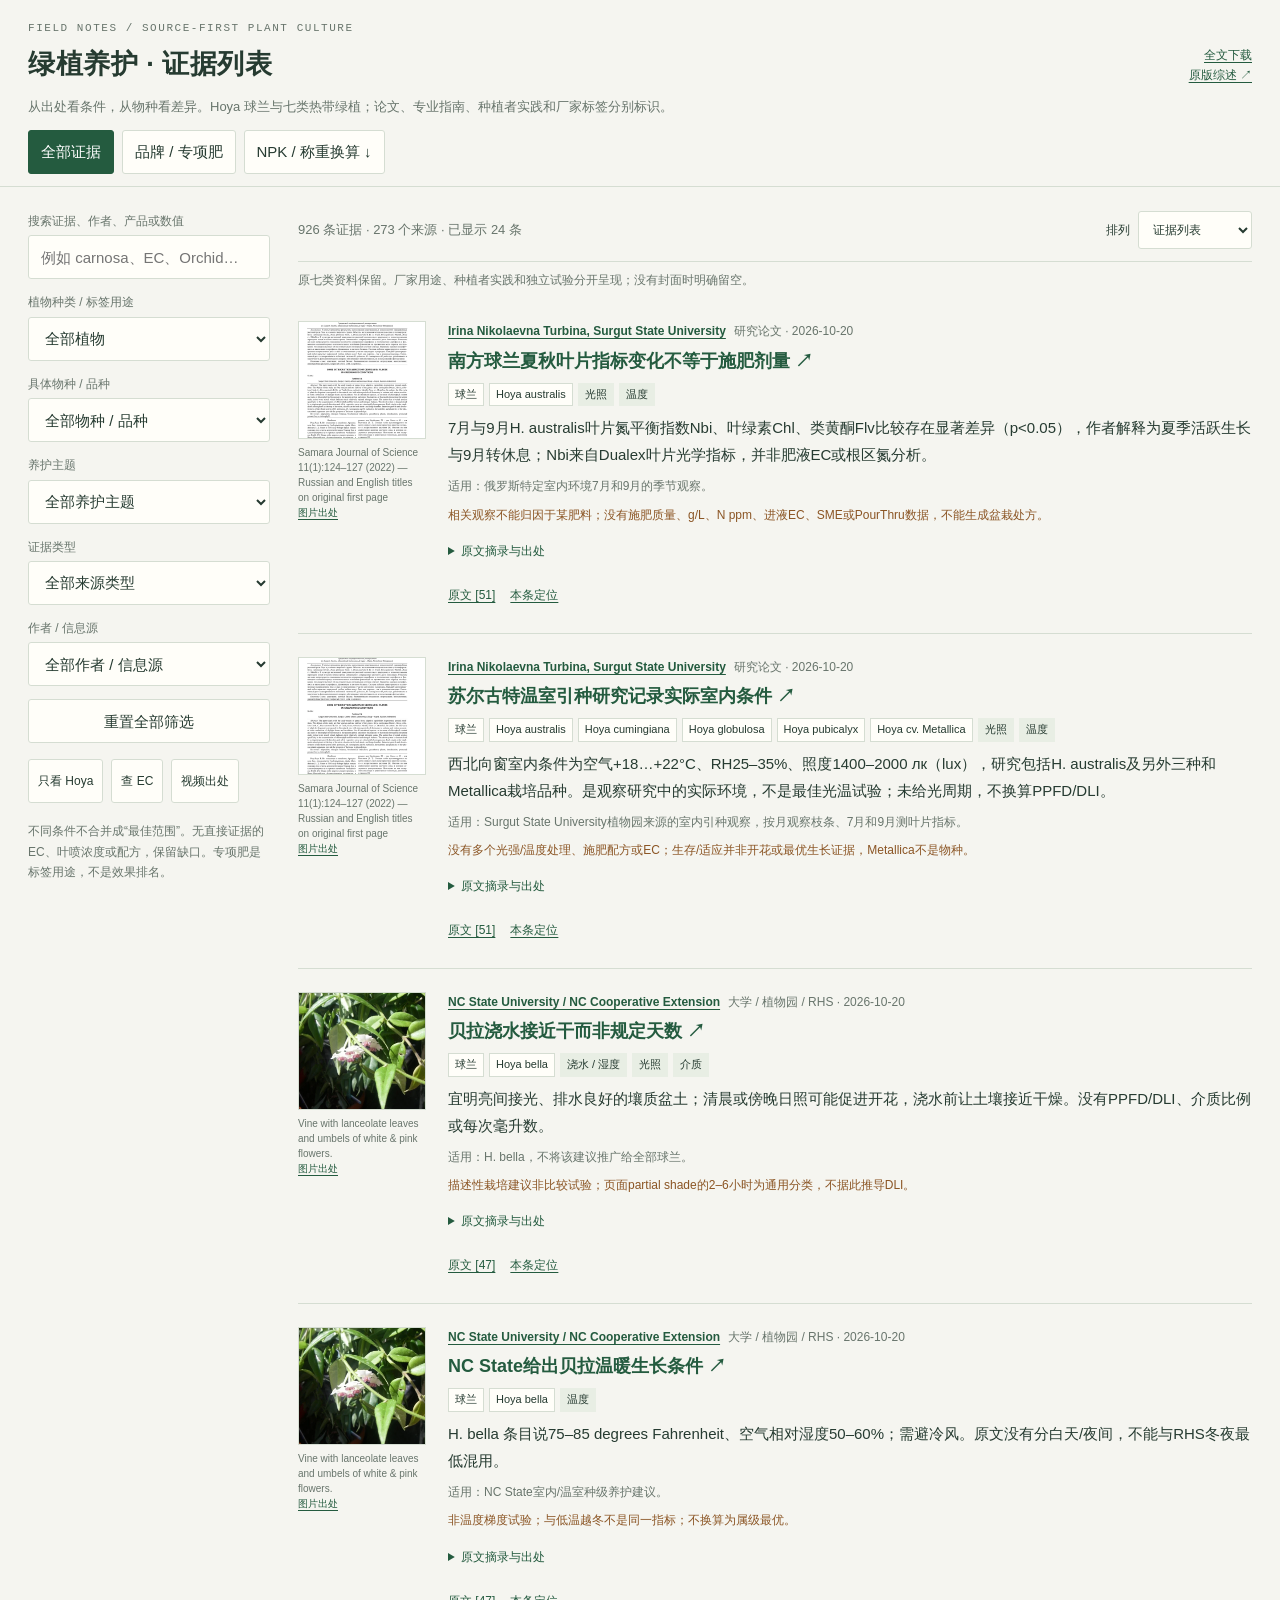
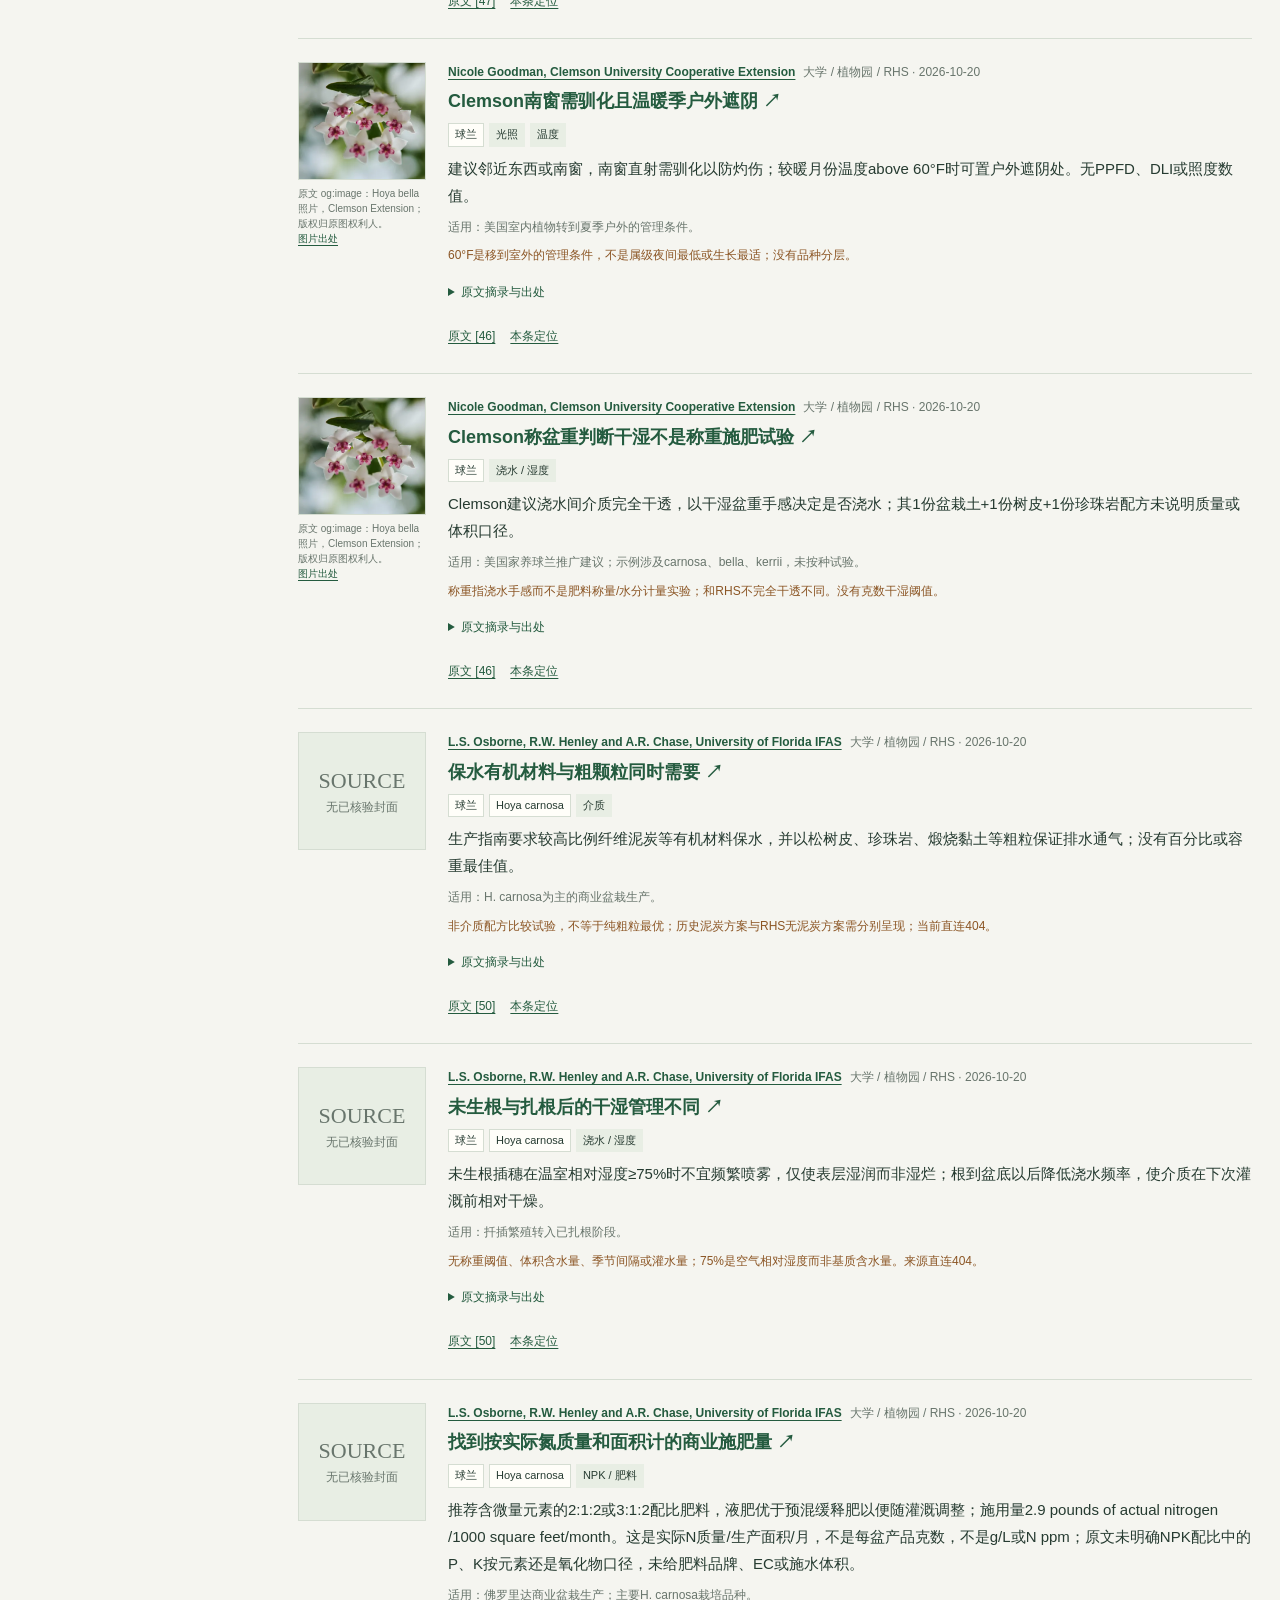
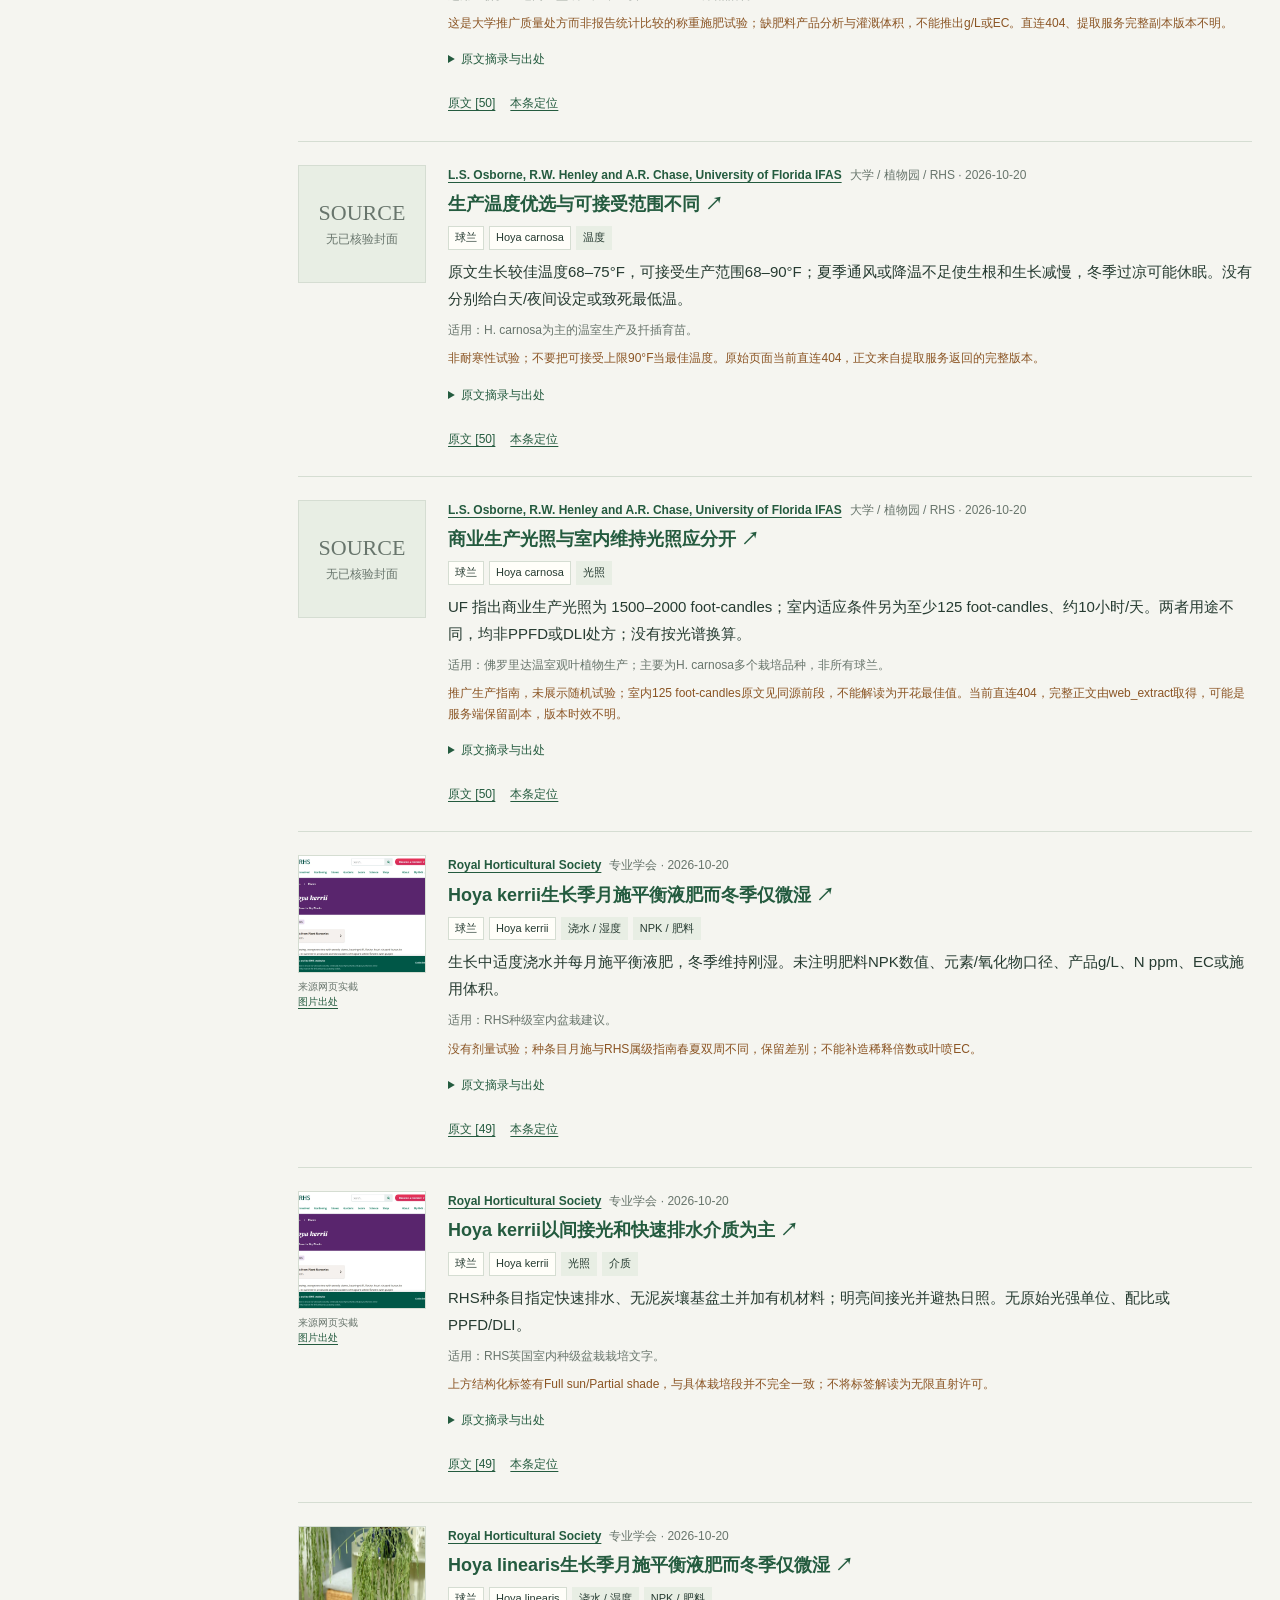
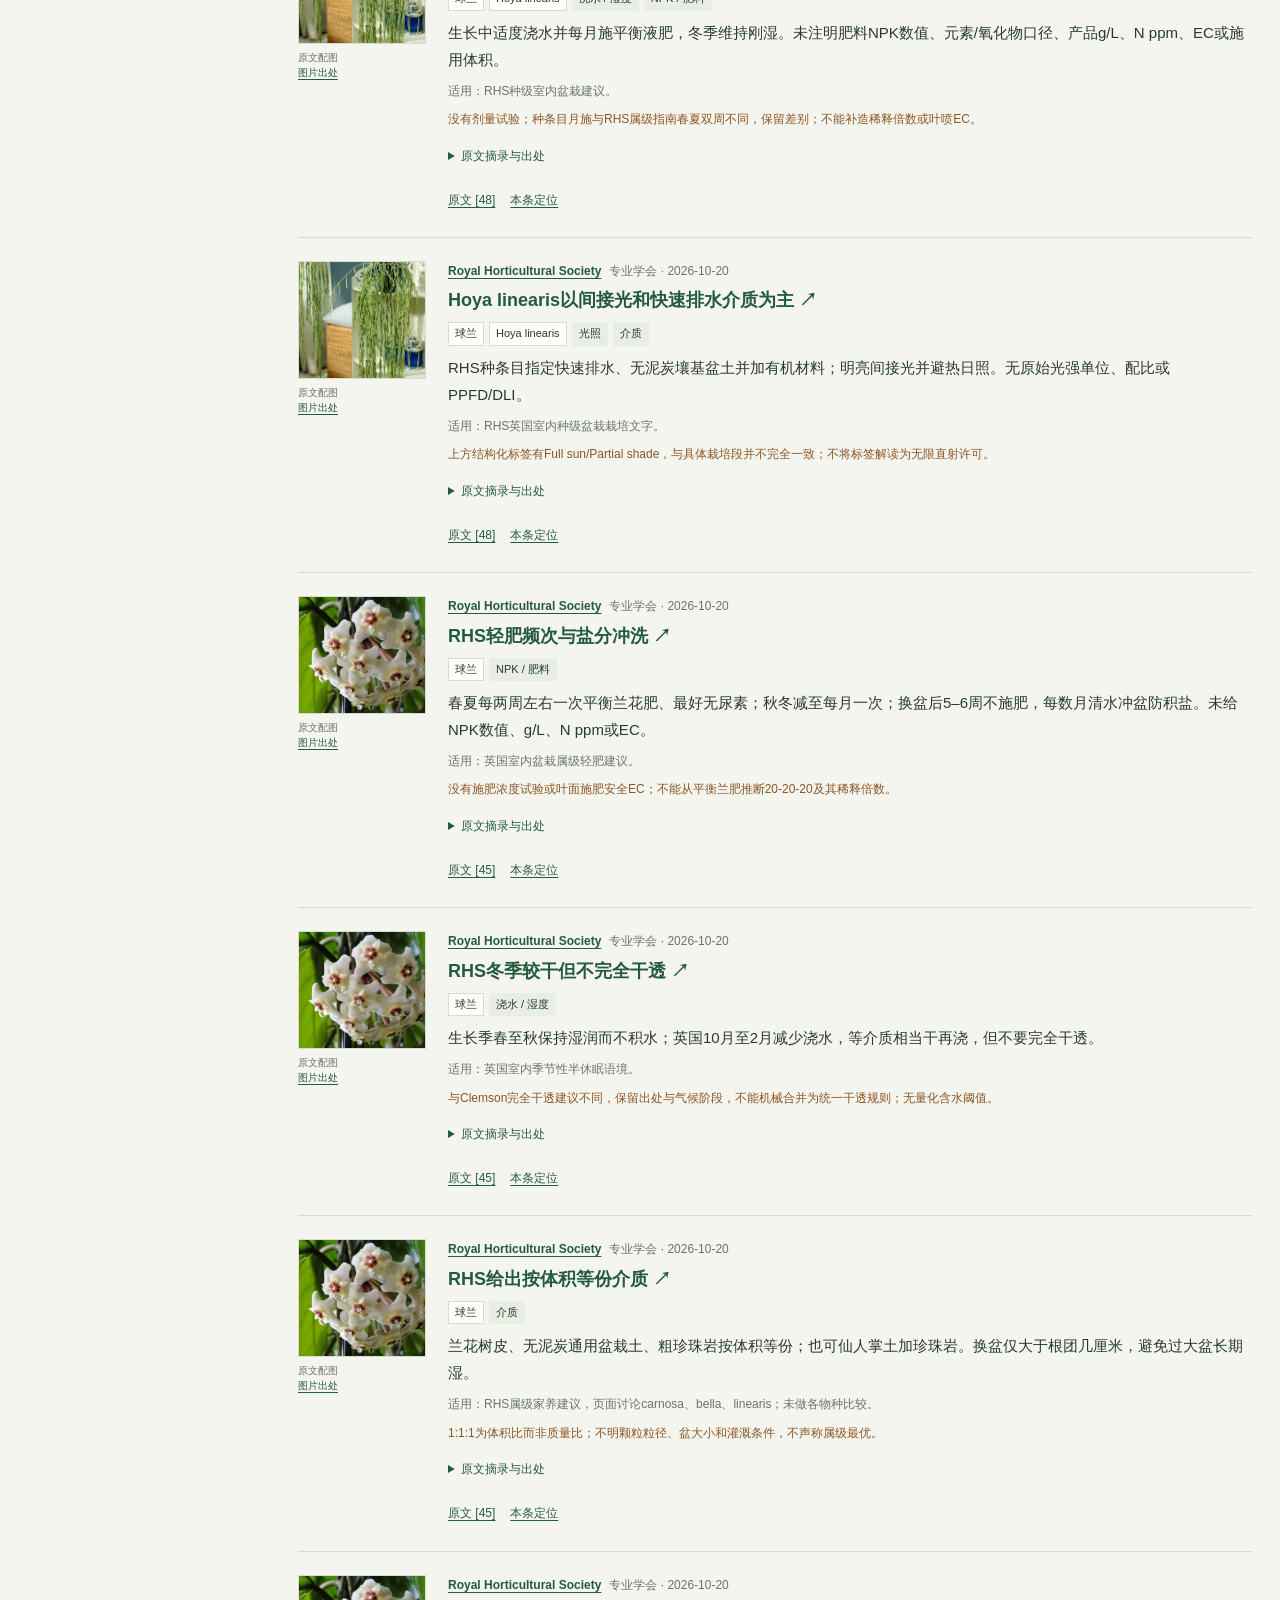
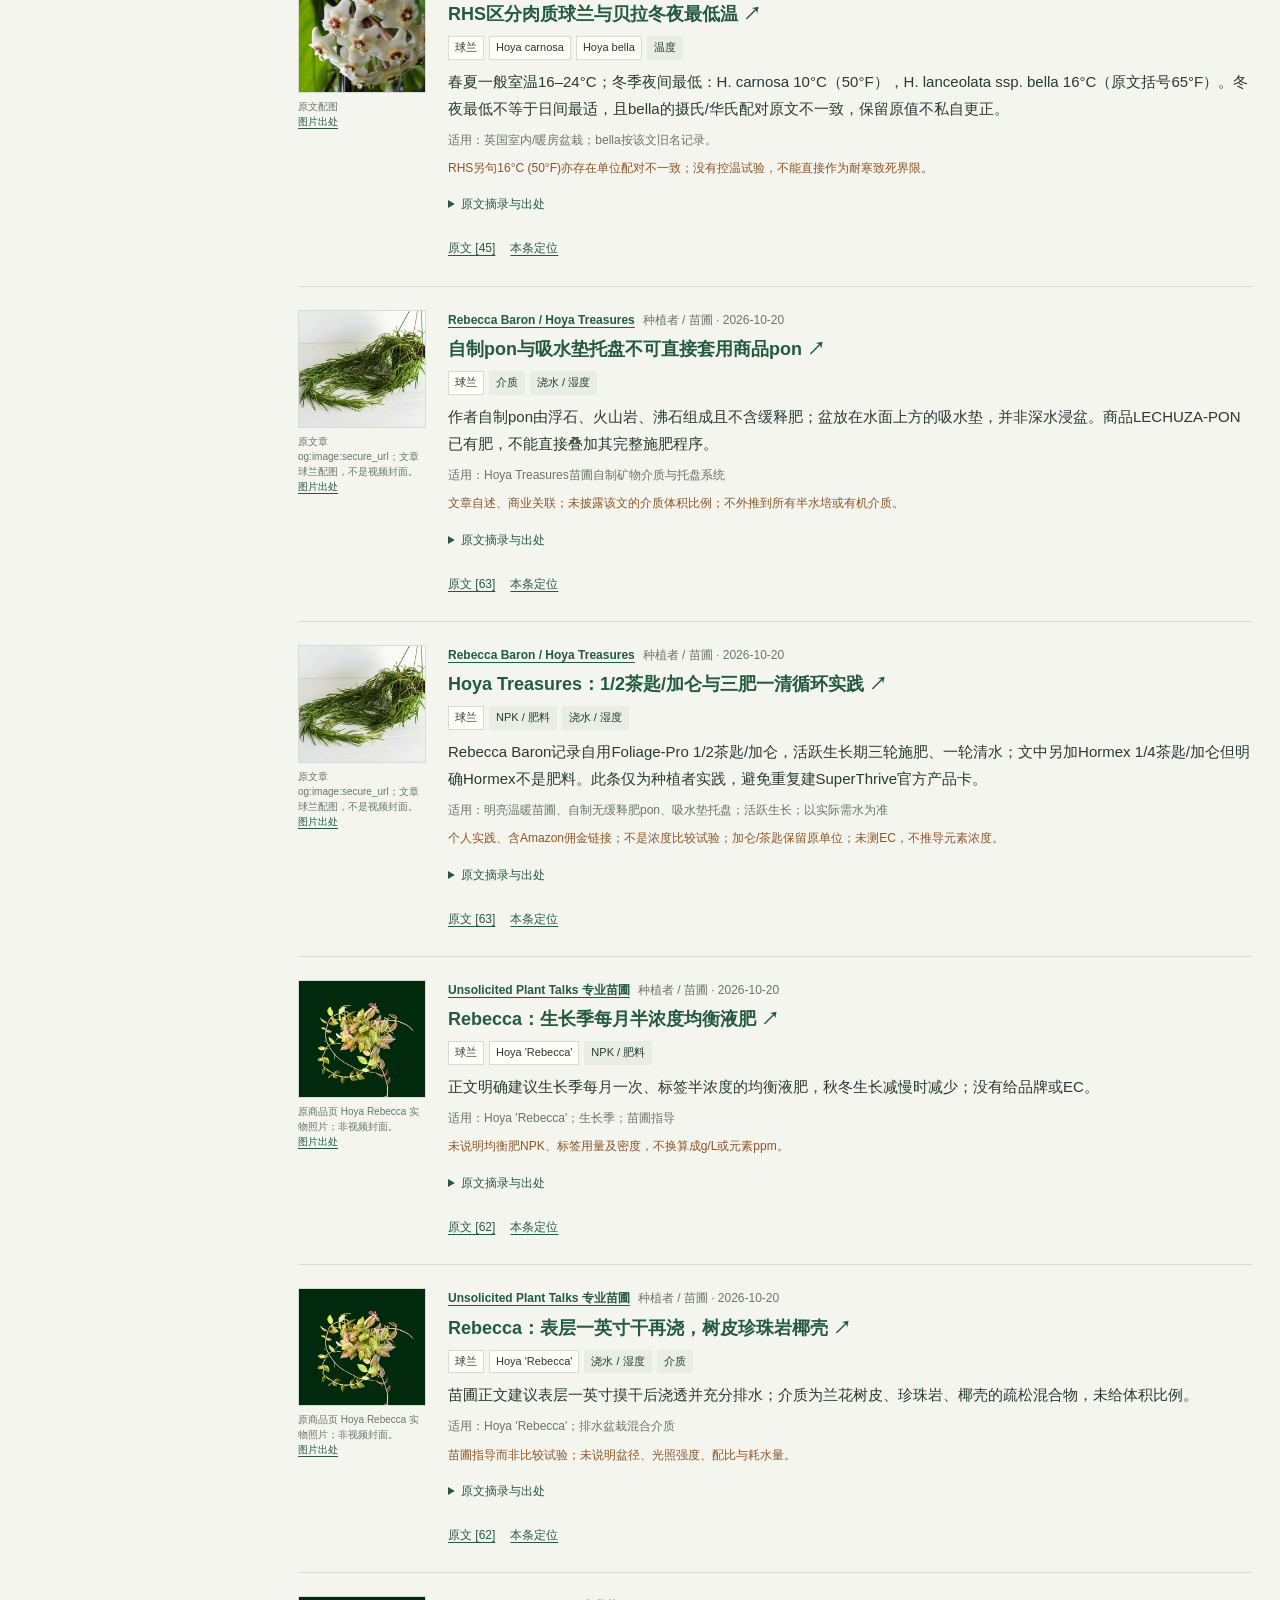
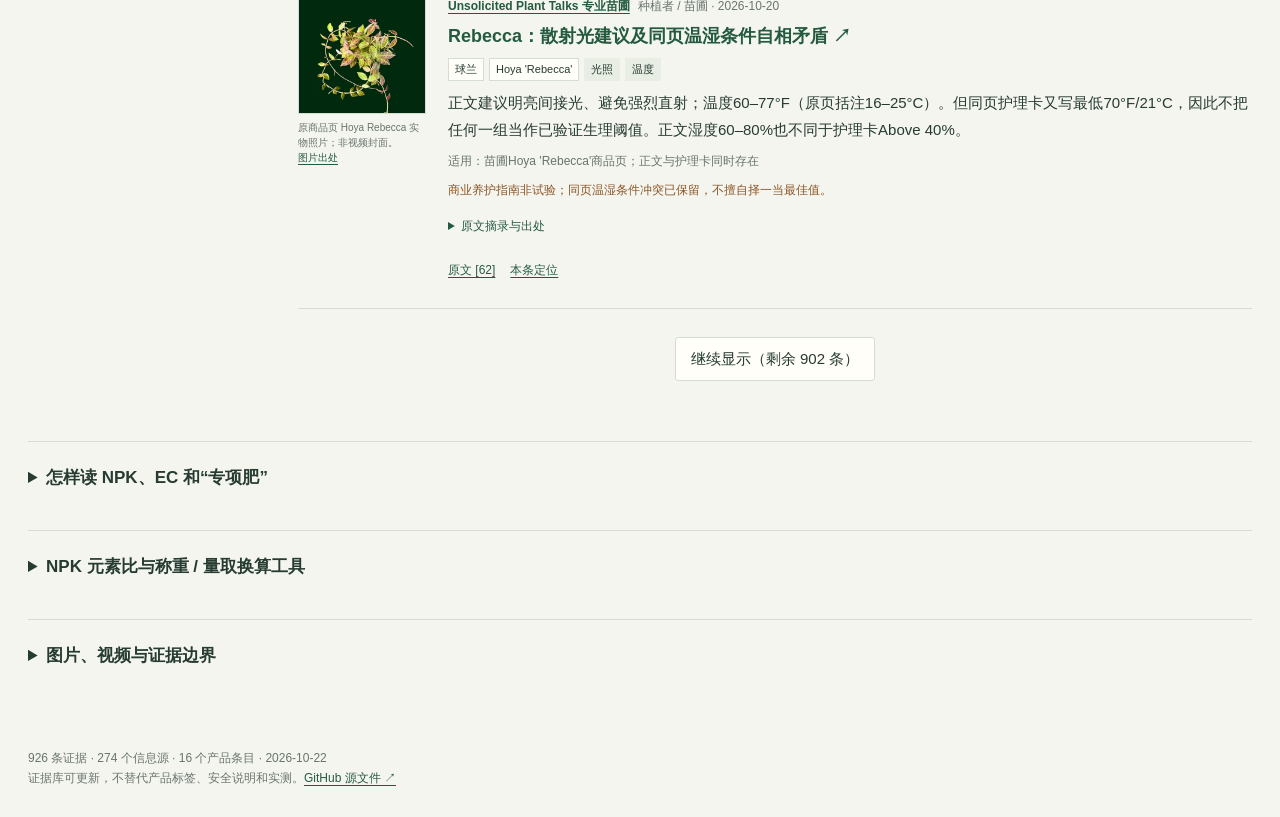
<file: green-plants/reference.html>
<!doctype html>
<html lang="zh-CN">
<head>
<meta charset="utf-8"><meta name="viewport" content="width=device-width,initial-scale=1">
<meta name="description" content="Hoya球兰与七类热带绿植的光温水、EC、NPK、介质和专项肥证据列表。按植物、品种和信息源筛选；区分元素、氧化物标签及质量/体积浓度。">
<title>绿植养护 · 证据列表与肥料标签</title>
<link rel="stylesheet" href="evidence-v2.css">
</head>
<body>
<header>
<div class="brand">FIELD NOTES / SOURCE-FIRST PLANT CULTURE</div>
<div class="heading"><h1>绿植养护 · 证据列表</h1><div class="header-links"><a href="evidence.md" download>全文下载</a><br><a href="v1.html">原版综述 ↗</a></div></div>
<p class="lede">从出处看条件，从物种看差异。Hoya 球兰与七类热带绿植；论文、专业指南、种植者实践和厂家标签分别标识。</p>
<div class="modes" role="group" aria-label="浏览模式"><button id="mode-all" aria-pressed="true">全部证据</button><button id="mode-products" aria-pressed="false">品牌 / 专项肥</button><button type="button" onclick="document.querySelector('#calculators').open=true;document.querySelector('#calculators').scrollIntoView()">NPK / 称重换算 ↓</button></div>
</header>
<div class="layout">
<aside><details class="filters" id="filters" open><summary>筛选证据 · 植物 / 品种 / 信息源</summary><div class="filter-body">
<div class="field wide"><label for="search">搜索证据、作者、产品或数值</label><input id="search" type="search" placeholder="例如 carnosa、EC、Orchid…" autocomplete="off"></div>
<div class="field"><label for="plant">植物种类 / 标签用途</label><select id="plant"></select></div>
<div class="field"><label for="species">具体物种 / 品种</label><select id="species"></select></div>
<div class="field"><label for="topic">养护主题</label><select id="topic"></select></div>
<div class="field"><label for="kind">证据类型</label><select id="kind"></select></div>
<div class="field wide"><label for="source">作者 / 信息源</label><select id="source"></select></div>
<button id="reset" type="button">重置全部筛选</button>
</div><div class="quicklinks"><button id="quick-hoya">只看 Hoya</button><button id="quick-ec">查 EC</button><button id="quick-video">视频出处</button></div>
<p class="aside-note">不同条件不合并成“最佳范围”。无直接证据的 EC、叶喷浓度或配方，保留缺口。专项肥是标签用途，不是效果排名。</p></details></aside>
<main id="main"><div class="toolbar"><div class="count" id="result-count" aria-live="polite">正在读取证据…</div><div class="group-control"><label for="group">排列</label><select id="group"><option value="none">证据列表</option><option value="source">按信息源分组</option><option value="plant">按植物分组</option></select></div></div>
<p class="active-note" id="active-note"></p><div id="results"></div><button id="load-more" class="loadmore" hidden>继续显示</button>
<noscript><p>交互列表需要 JavaScript。也可直接阅读 <a href="evidence.md">完整证据与来源</a> 或 <a href="v1.html">七类植物原版综述</a>。</p></noscript>
</main></div>
<div class="bottom-panels">
<details class="panel" id="reading"><summary>怎样读 NPK、EC 和“专项肥”</summary>
<p><strong>三种口径分开：</strong>① 元素 N–P–K 质量比；② 标签 N–P₂O₅–K₂O 氧化物折算质量比；③ 以 N=1 归一的元素质量比。它们都不是摩尔比。分析百分数还要注明 <strong>%w/w（g/100g）</strong>或 <strong>%w/v（g/100mL）</strong>，未知时不擅自换算量取剂量。</p>
<p><strong>氧化物→元素：</strong>P ≈ P₂O₅ × 0.4364；K ≈ K₂O × 0.8301。比例按常用化学式质量系数计算；不是植物推荐。百分数定义与常用四舍五入换算见 <a href="https://e-gro.org/pdf/E305.pdf" target="_blank" rel="noopener noreferrer">e-GRO / Neil Mattson：Fertilizer Calculation Basics for Hydroponics</a>。</p>
<p><strong>EC 必须带方法：</strong>浇入液、根区 SME、PourThru、其他浸提法与叶喷液不能互换。g/L 不能通过一个通用常数换成 EC；需要实际水质、盐配方、温度以及测量。尿素也会使 EC 低估溶质水平，详见 <a href="https://www.umass.edu/agriculture-food-environment/greenhouse-floriculture/fact-sheets/soil-testing" target="_blank" rel="noopener noreferrer">UMass Soil Testing</a>。</p>
<p><strong>专项不等于专属最佳：</strong>兰科肥、观叶肥、软水钙镁肥只表示目标用途。兰科肥可能被球兰种植者采用，但球兰不属于兰科；同品牌不同地区或年份的标签不能互相补数据。这里保留配方冲突、厂商利益关系与证据缺失。</p>
<p><strong>称重与微量元素：</strong>固体水溶肥记录 g/L，缓释肥记录 g/盆及释放期；肥水、微量肥和缓释颗粒不可直接等量替换。网页列出标签披露的微量元素；“含TE”不等于知道每个元素的浓度。</p>
</details>
<details class="panel" id="calculators"><summary>NPK 元素比与称重 / 量取换算工具</summary><div class="calc-grid">
<section class="calculator"><h2>从标签换算到元素浓度</h2><div class="inputs">
<div><label for="calc-basis">标签表示方式</label><select id="calc-basis"><option value="oxide">N–P₂O₅–K₂O</option><option value="element">元素 N–P–K</option></select></div>
<div><label for="calc-form">已确认的浓度基准</label><select id="calc-form"><option value="ww">干粉 %w/w → g/L</option><option value="wv">液肥 %w/v → mL/L</option></select></div>
<div><label for="calc-n">N 百分数</label><input id="calc-n" type="number" min="0.001" max="100" step="any" value="15"></div>
<div><label for="calc-p">P₂O₅ 或 P 百分数</label><input id="calc-p" type="number" min="0" max="100" step="any" value="5"></div>
<div><label for="calc-k">K₂O 或 K 百分数</label><input id="calc-k" type="number" min="0" max="100" step="any" value="15"></div>
<div><label for="calc-target">演算目标 N（mg/L）</label><input id="calc-target" type="number" min="0" max="2000" step="any" value="60"></div>
</div><output id="npk-output" aria-live="polite"></output><p class="note">这是算术工具，不是建议浓度。干粉或%w/v液肥用量 = 目标N ÷ (10 × N百分数)。缓释肥不适用。%w/w液肥缺密度时无法算mL/L；缺标签基准时请停止换算。水里已有的养分另计。</p></section>
<section class="calculator"><h2>DLI：累计光照，不是最适值</h2><div class="inputs"><div><label for="ppfd">PPFD（µmol·m⁻²·s⁻¹）</label><input id="ppfd" type="number" min="0" max="5000" step="any" value="100"></div><div><label for="hours">每天照明时长（h）</label><input id="hours" type="number" min="0" max="24" step="any" value="12"></div></div><output id="dli-output" aria-live="polite"></output><p class="note">DLI = 恒定PPFD × 小时 × 0.0036。自然光波动时要积分或使用足够密集的测量。lux/foot-candle不能在缺光谱信息时直接当作PPFD；原文单位保留。</p></section>
</div></details>
<details class="panel" id="media"><summary>图片、视频与证据边界</summary><p>缩略图来自链接所指向的厂家、作者或视频平台，仅用于识别引用对象，不代表独立验证、推荐或合作。点击标题打开原文，点击“图片出处”查看原始图片；版权归原权利人。没有取得匹配封面时显示“无已核验封面”，不使用生成图伪装产品。视频条目注明核验的是正文、说明还是字幕；封面和标题本身不是量化养护证据。</p><p>本页只发布结构化摘要及短引文；完整原文请访问出处。来源可能移动、修订或暂时无法访问；已在相关条目注明检索限制。<a href="evidence.json" download>下载结构化数据 JSON</a>。</p></details>
</div>
<footer><span id="dataset-total"></span><br>证据库可更新，不替代产品标签、安全说明和实测。<a href="https://github.com/shawnq-msft/shawnq-msft.github.io/tree/main/green-plants" target="_blank" rel="noopener noreferrer">GitHub 源文件 ↗</a></footer>
<script src="evidence-data.js"></script><script src="evidence-v2.js"></script>
</body></html>
</file>
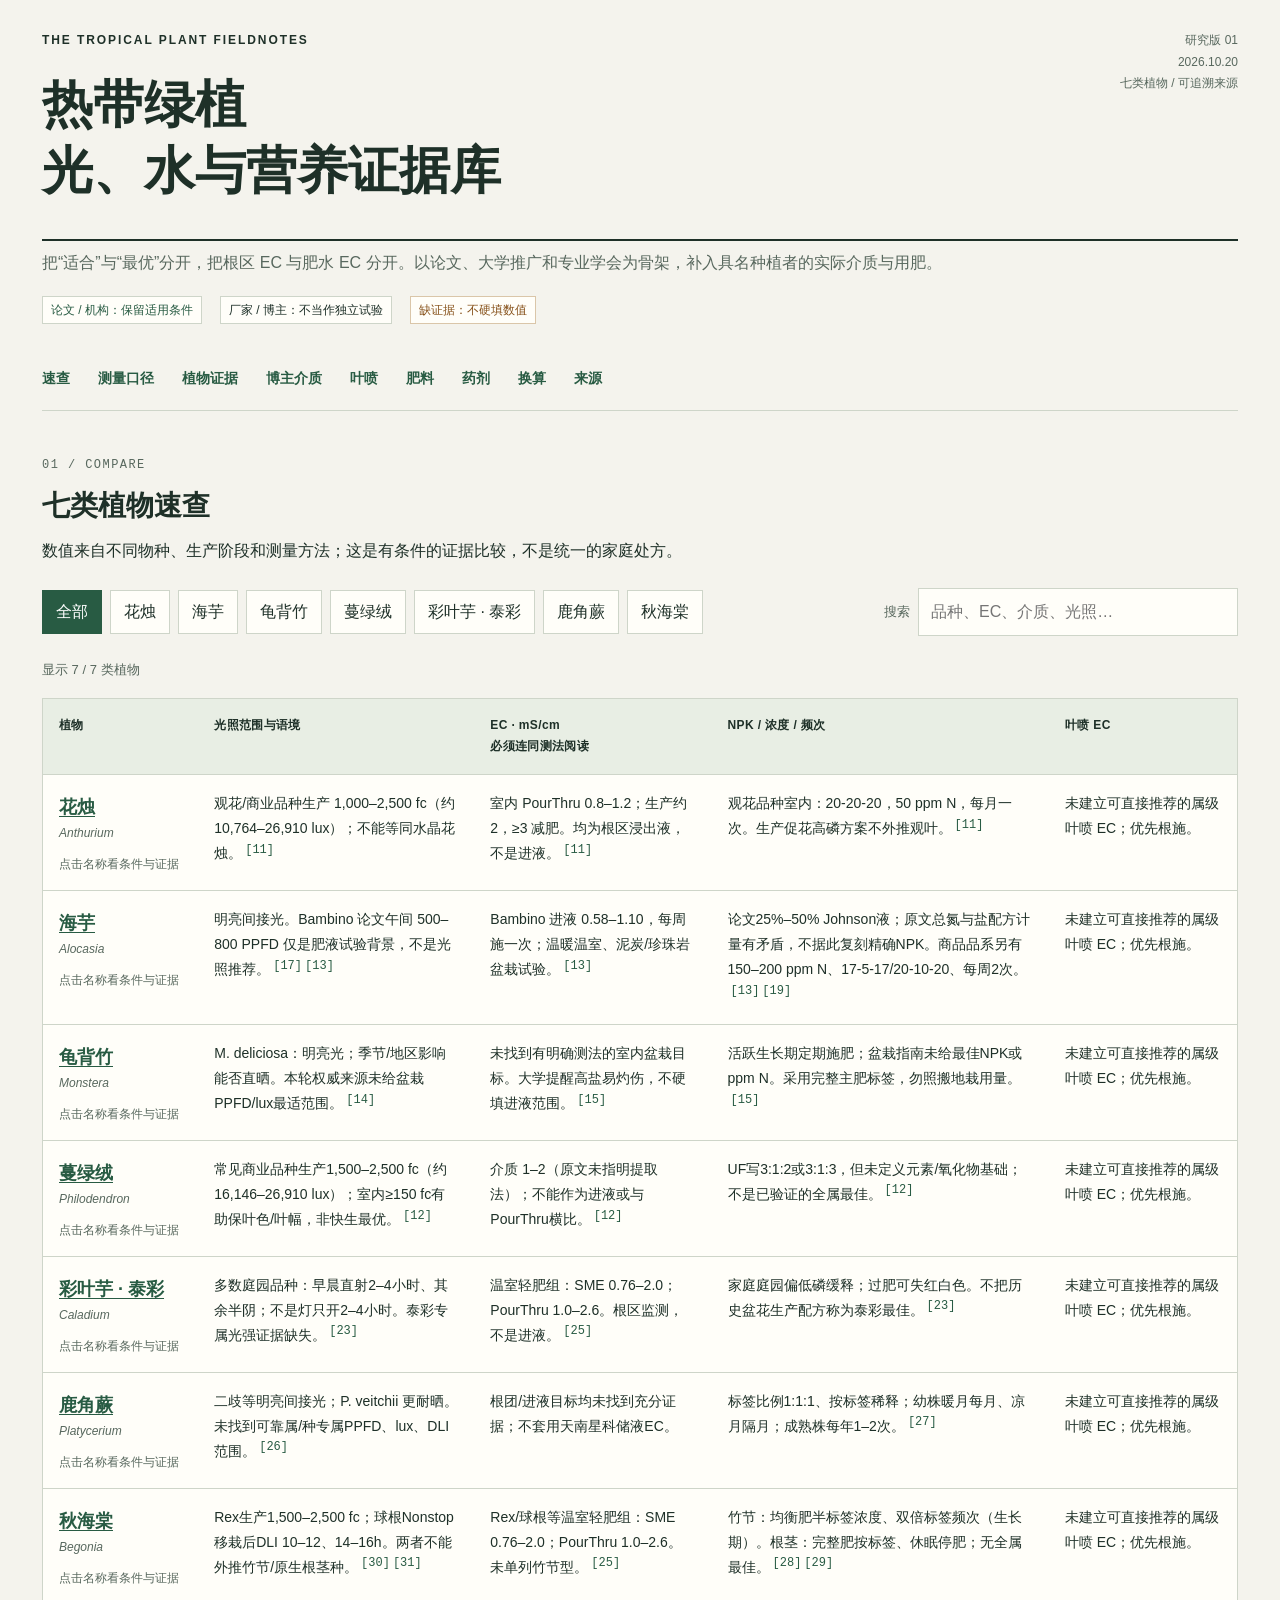
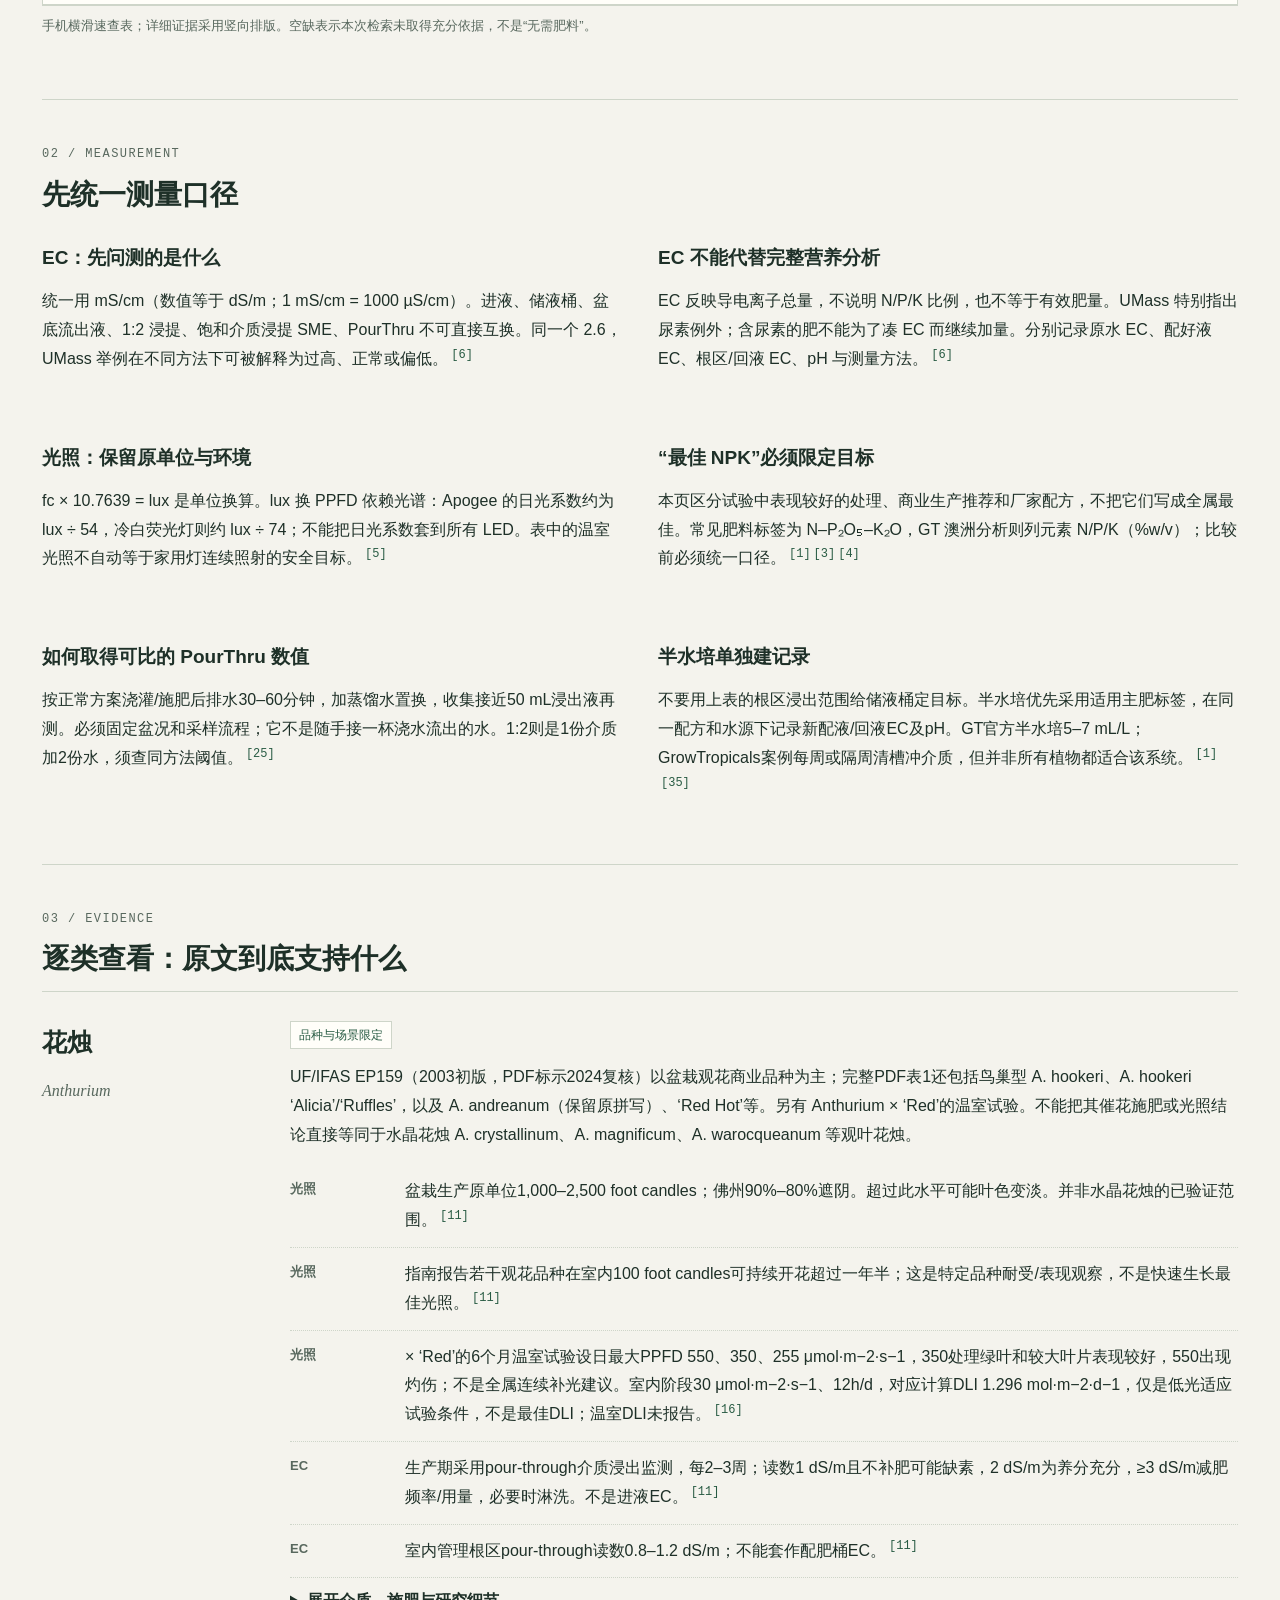
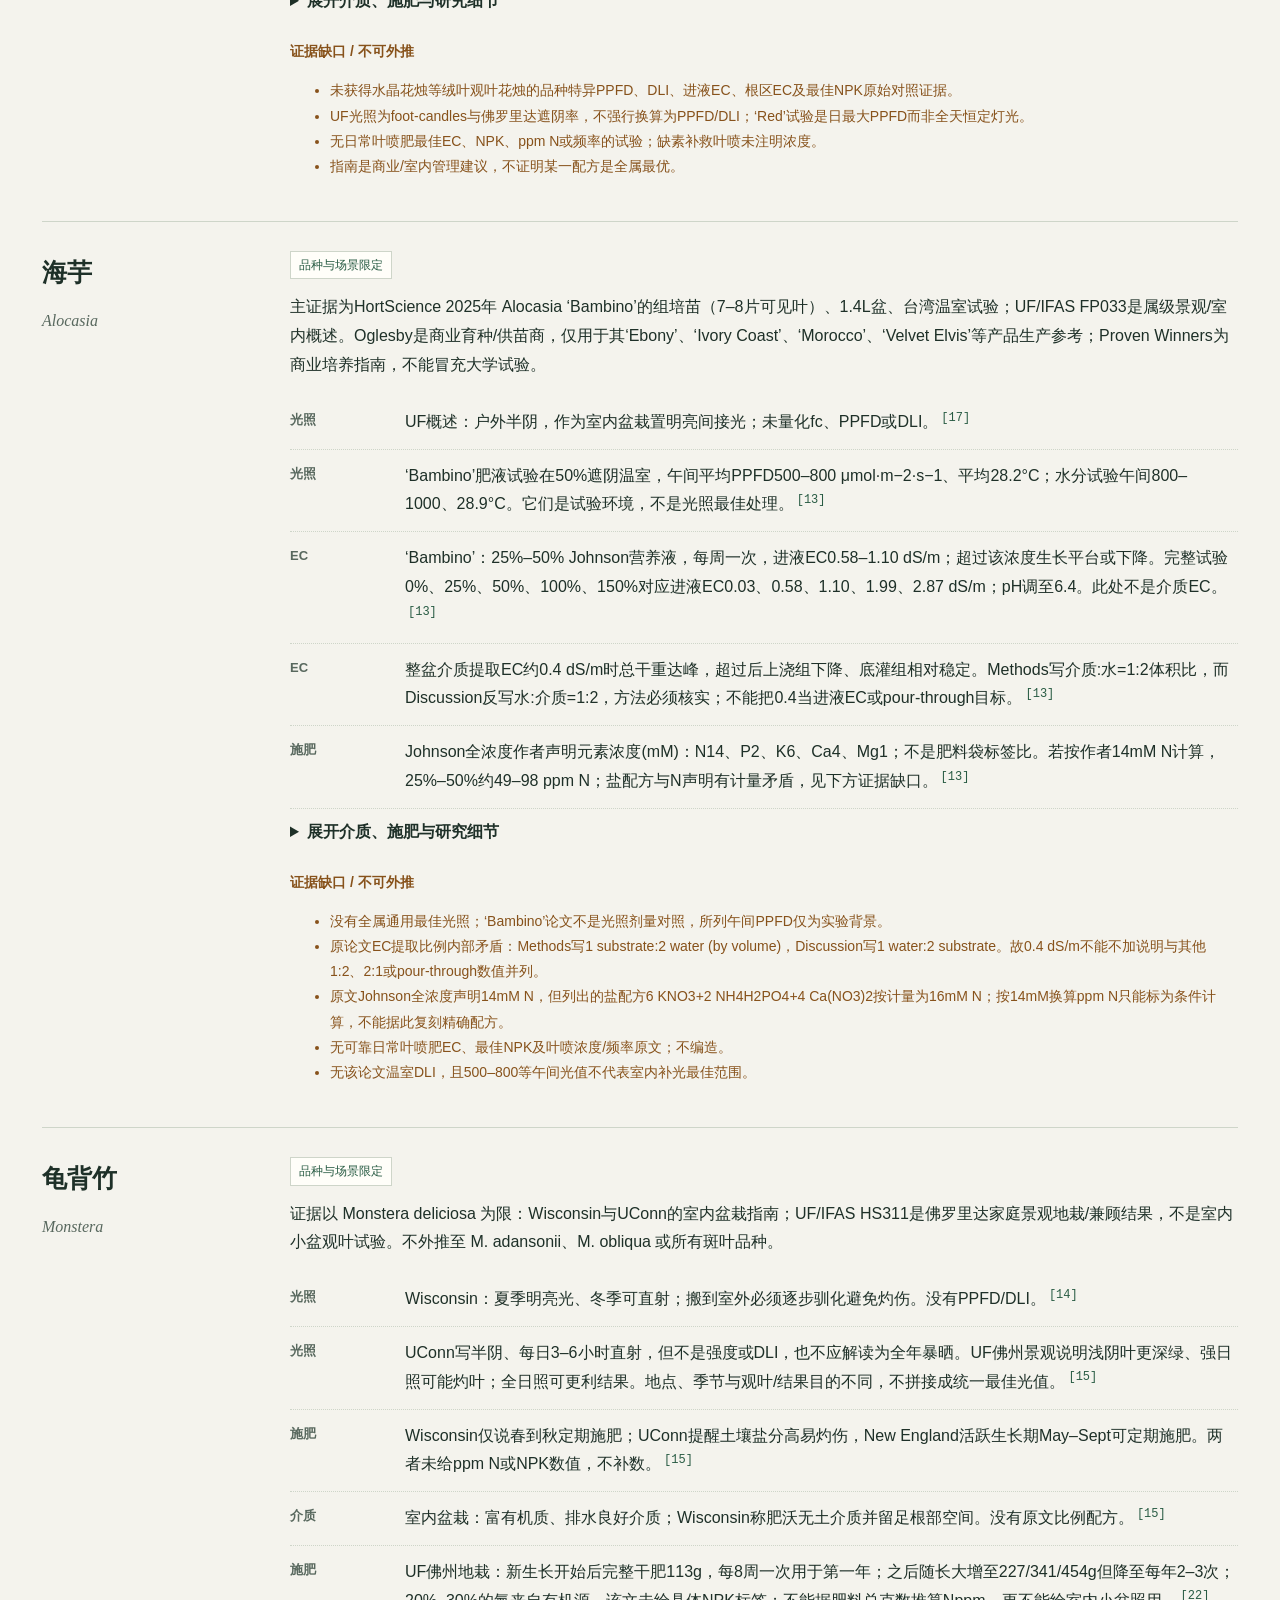
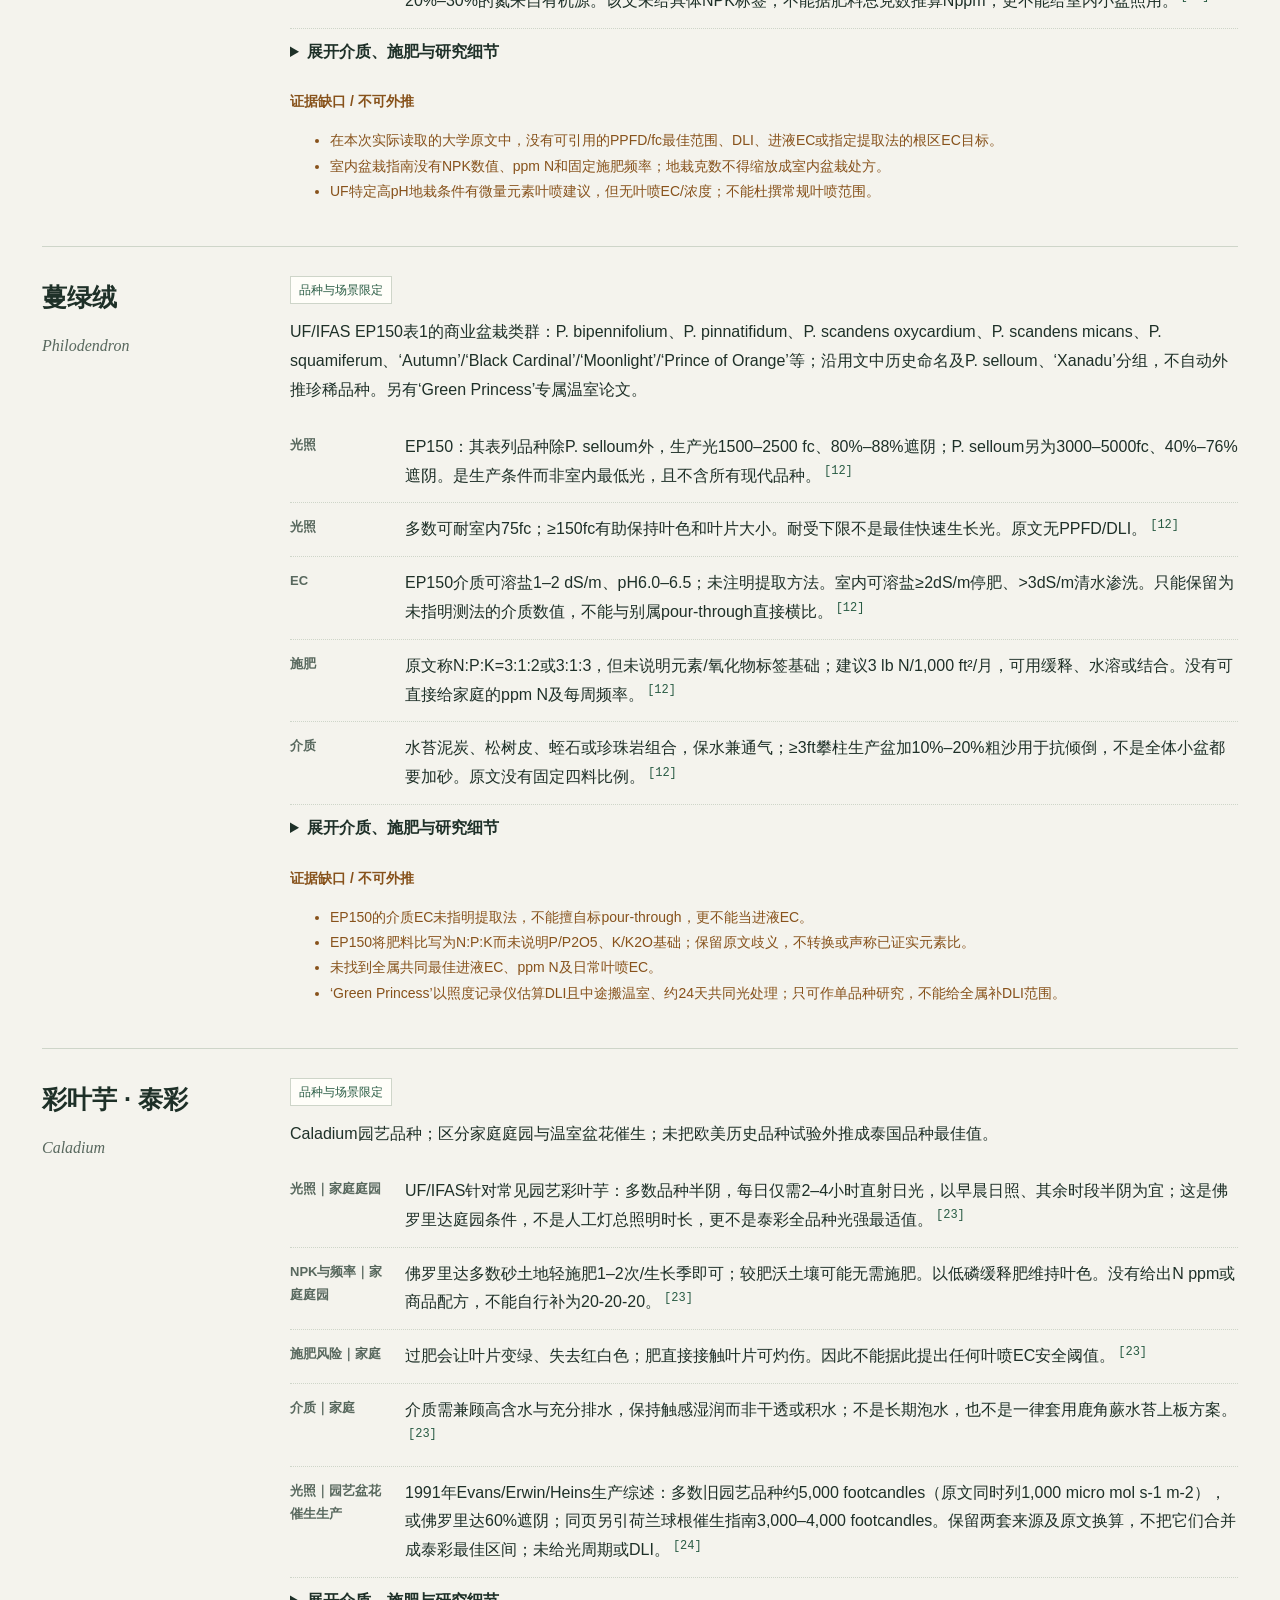
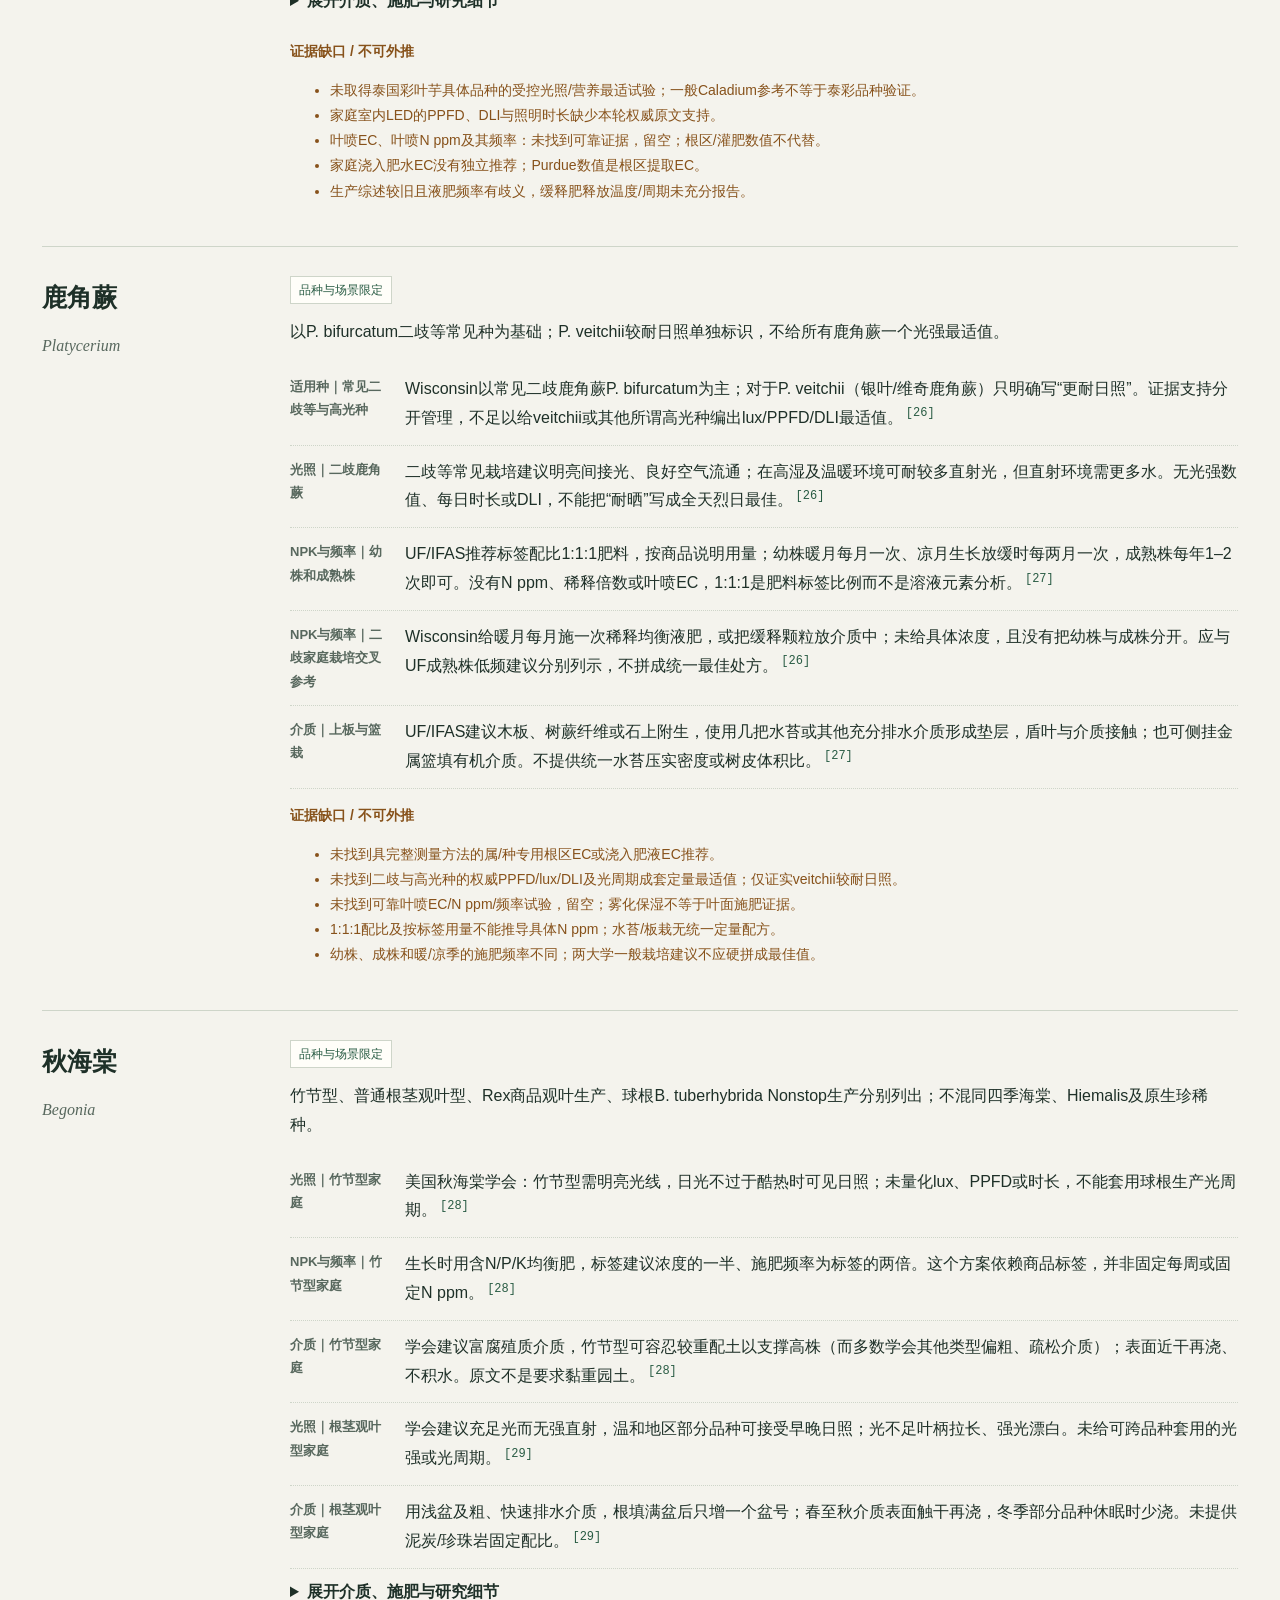
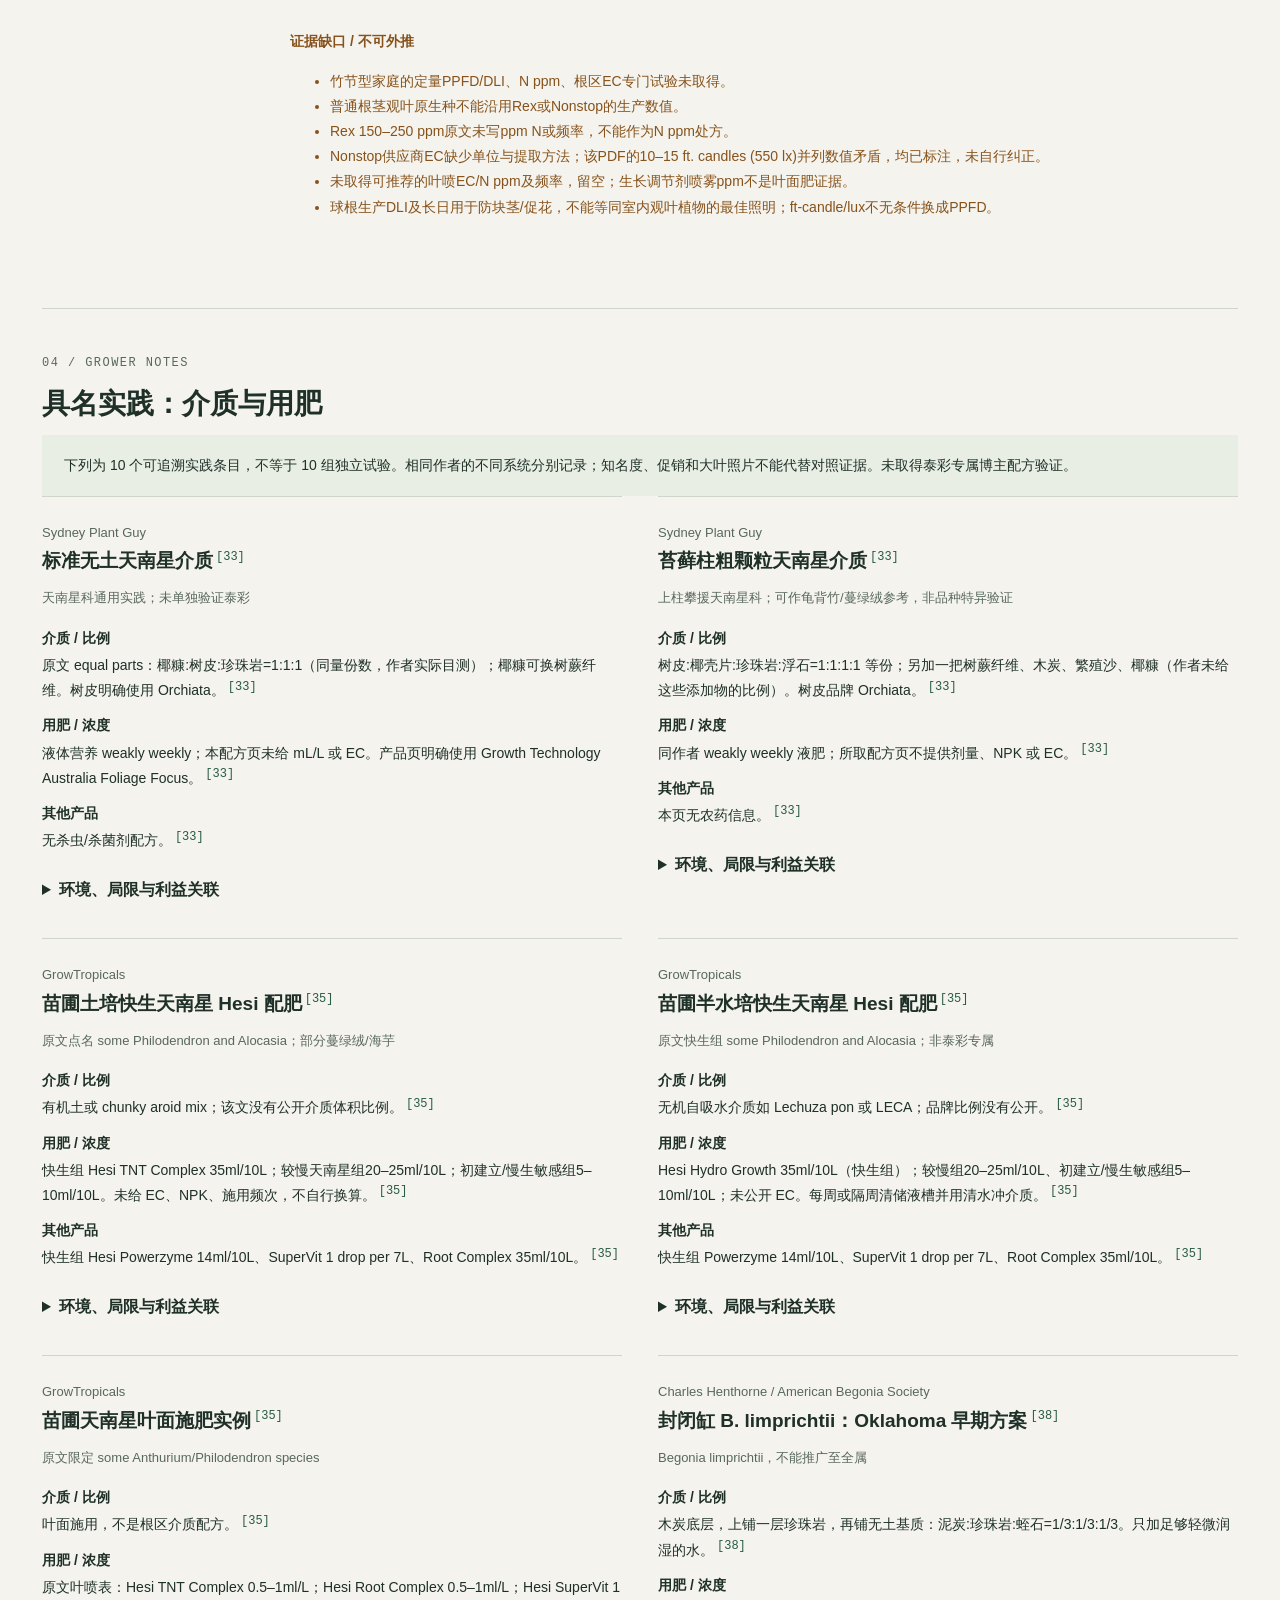
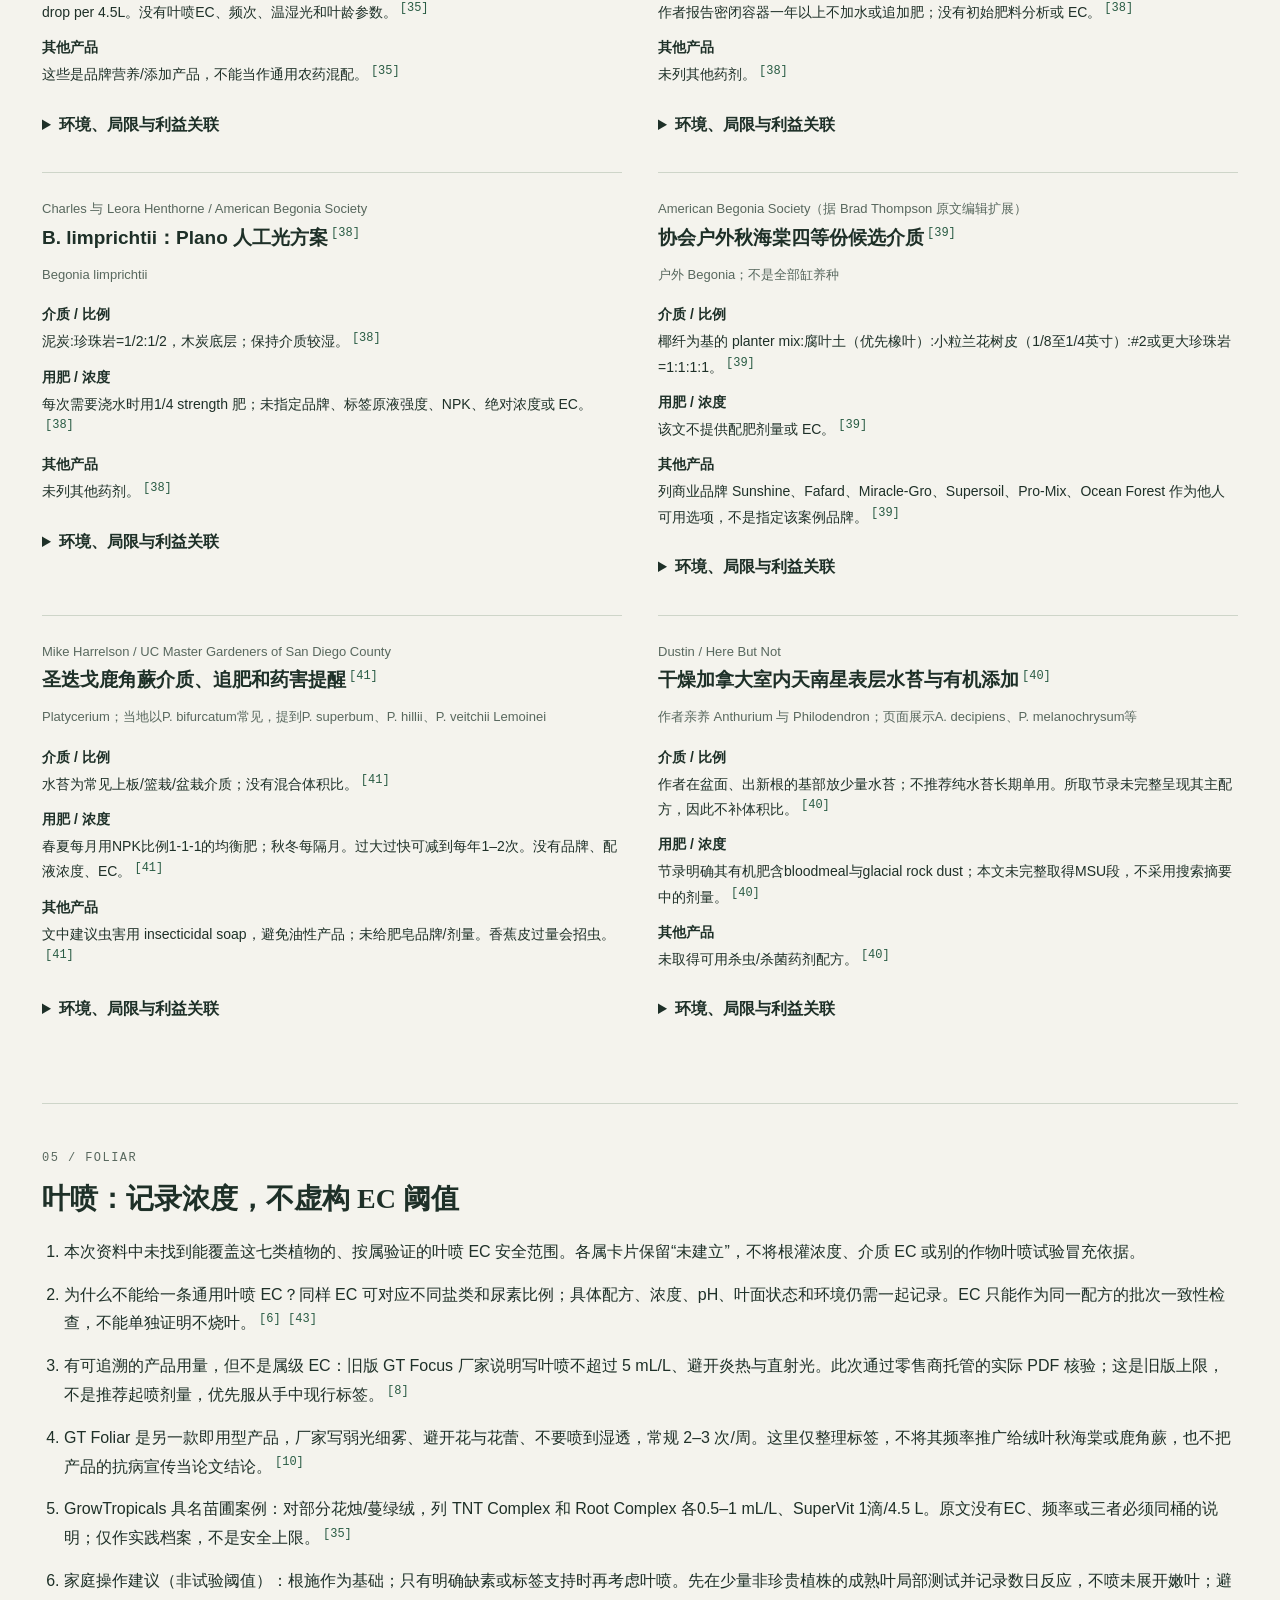
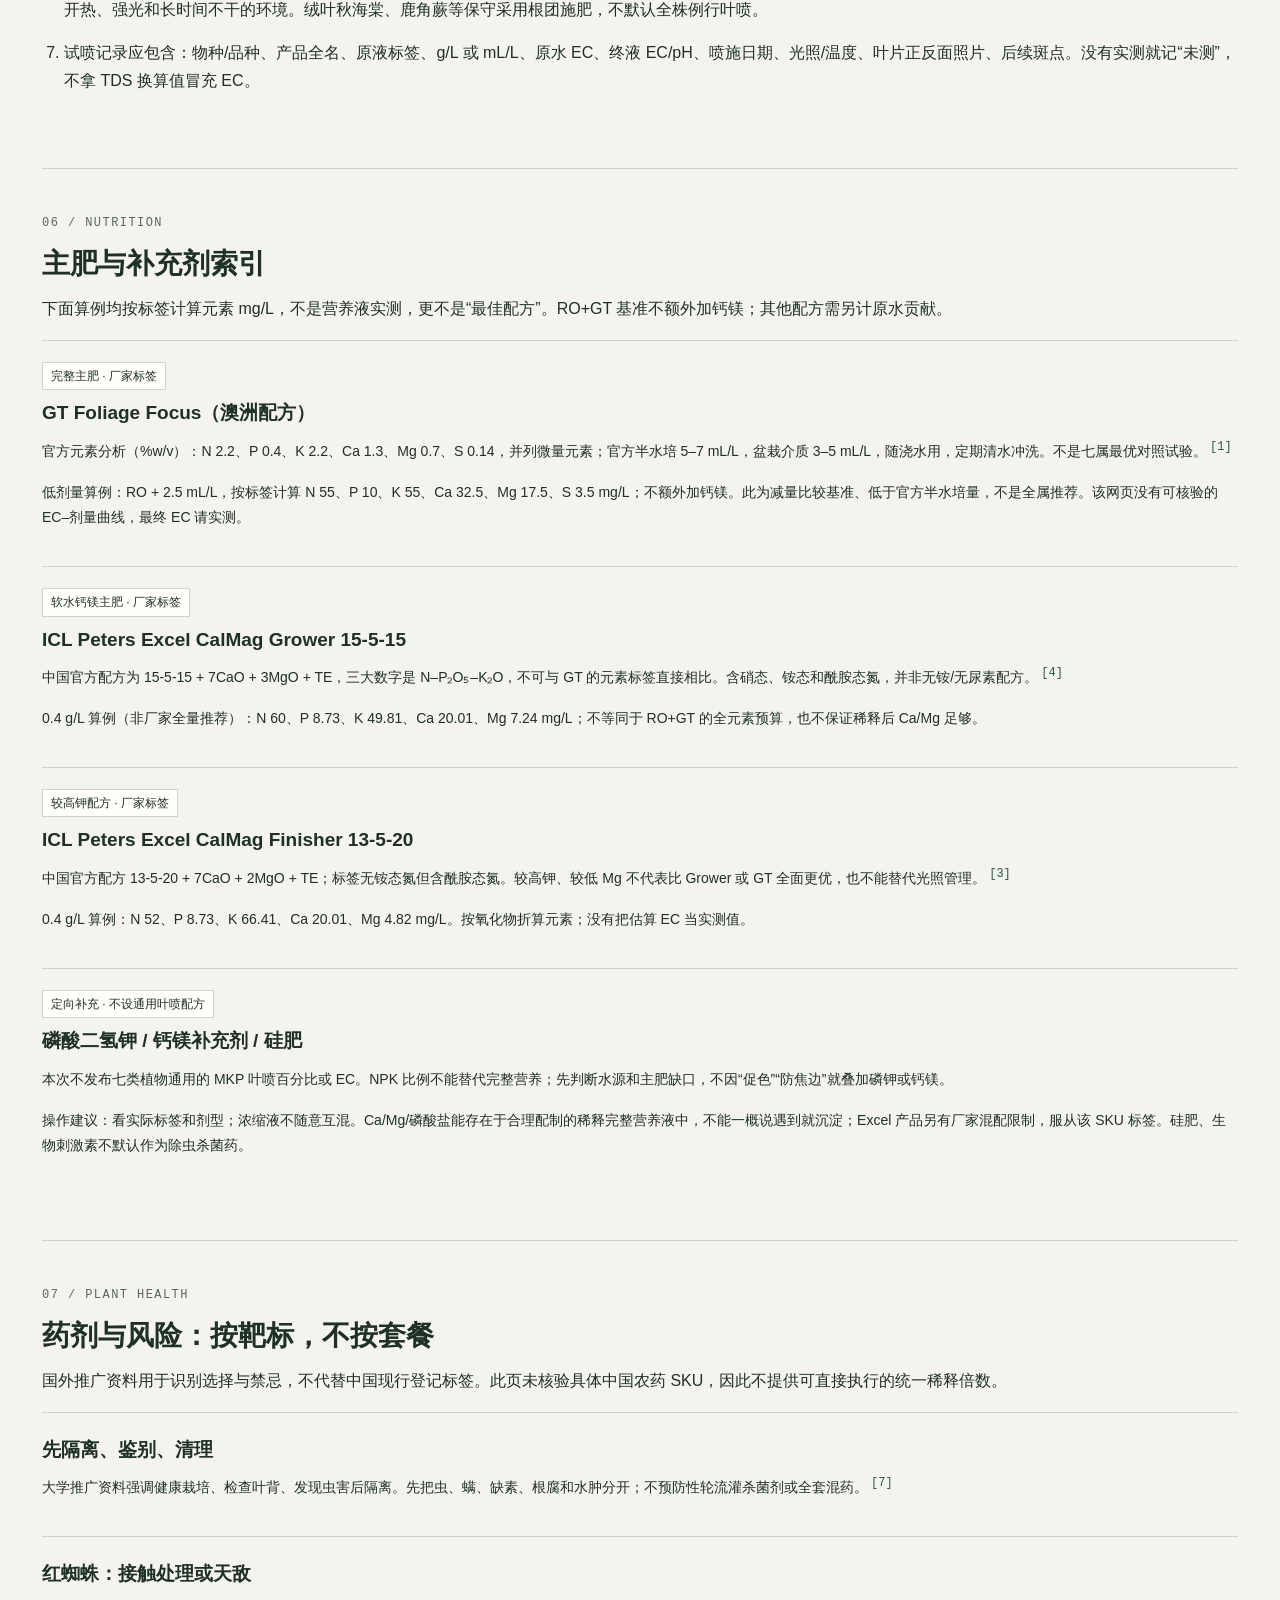
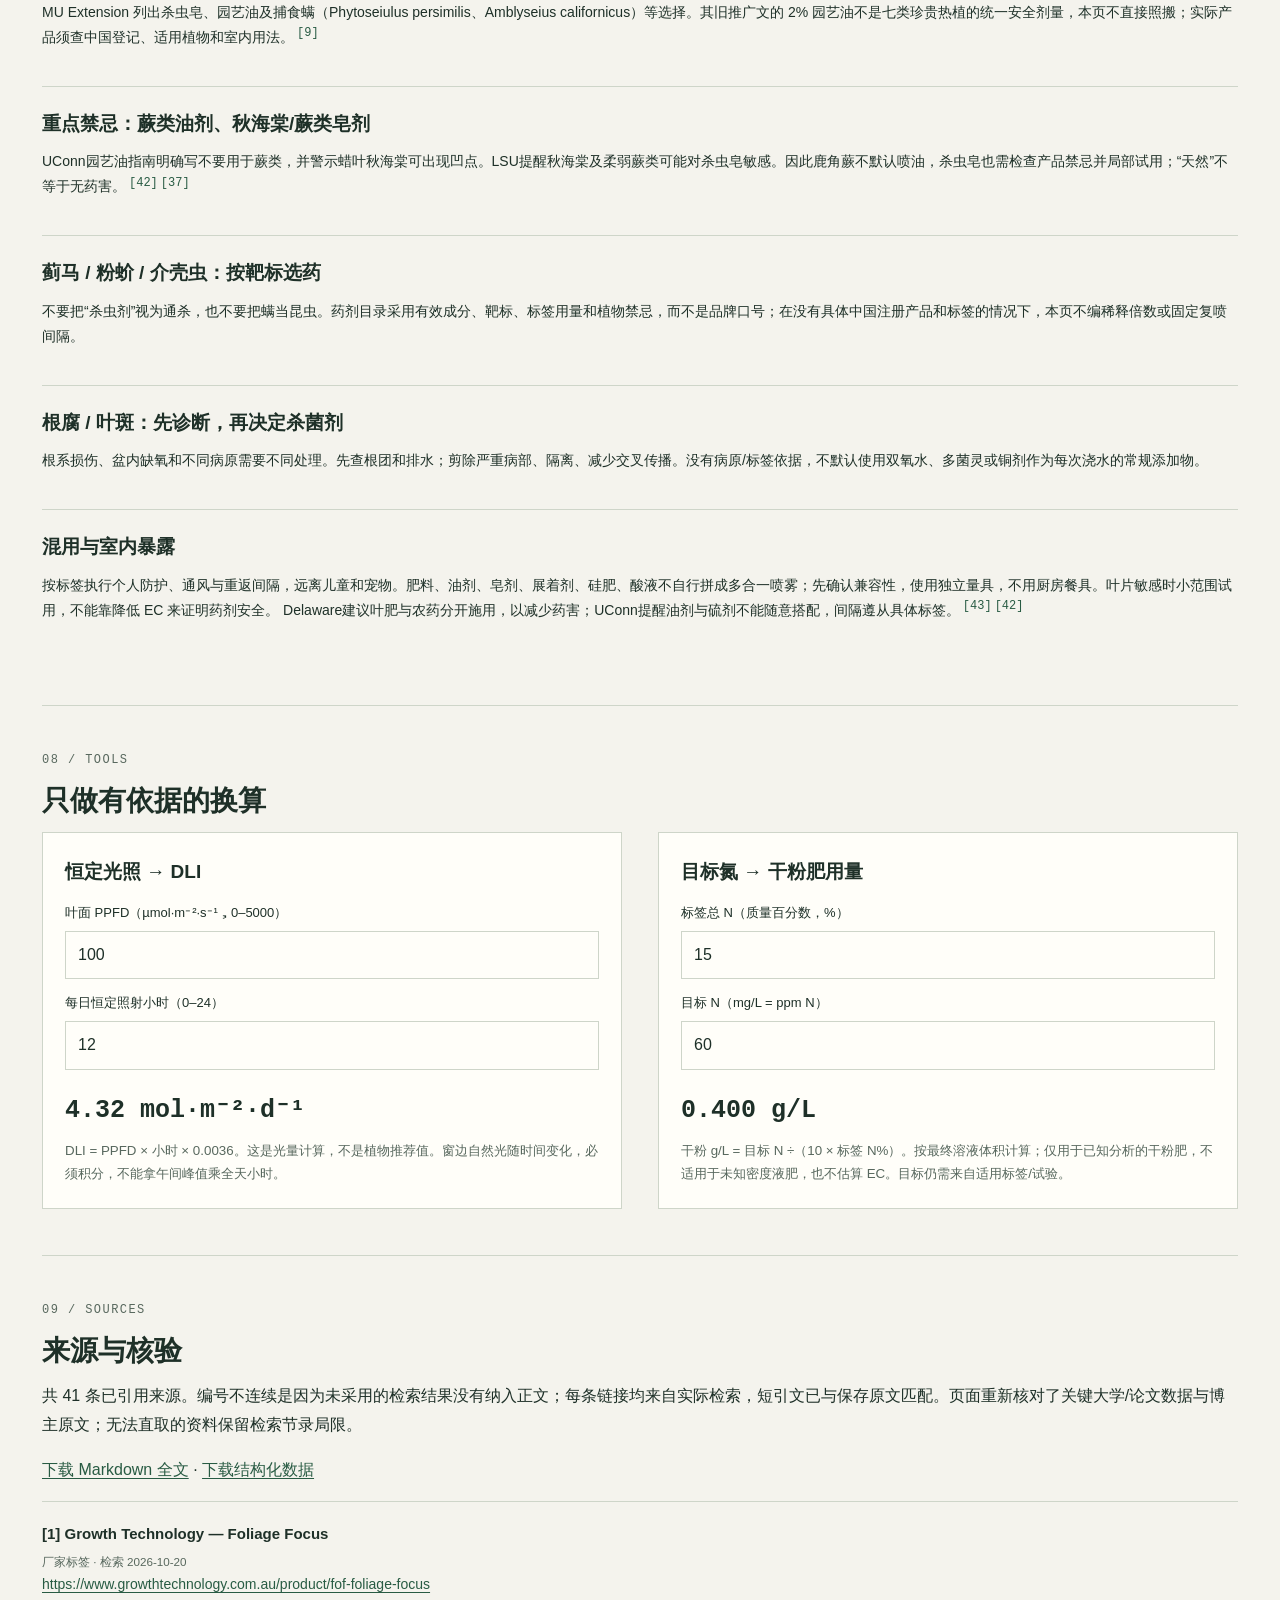
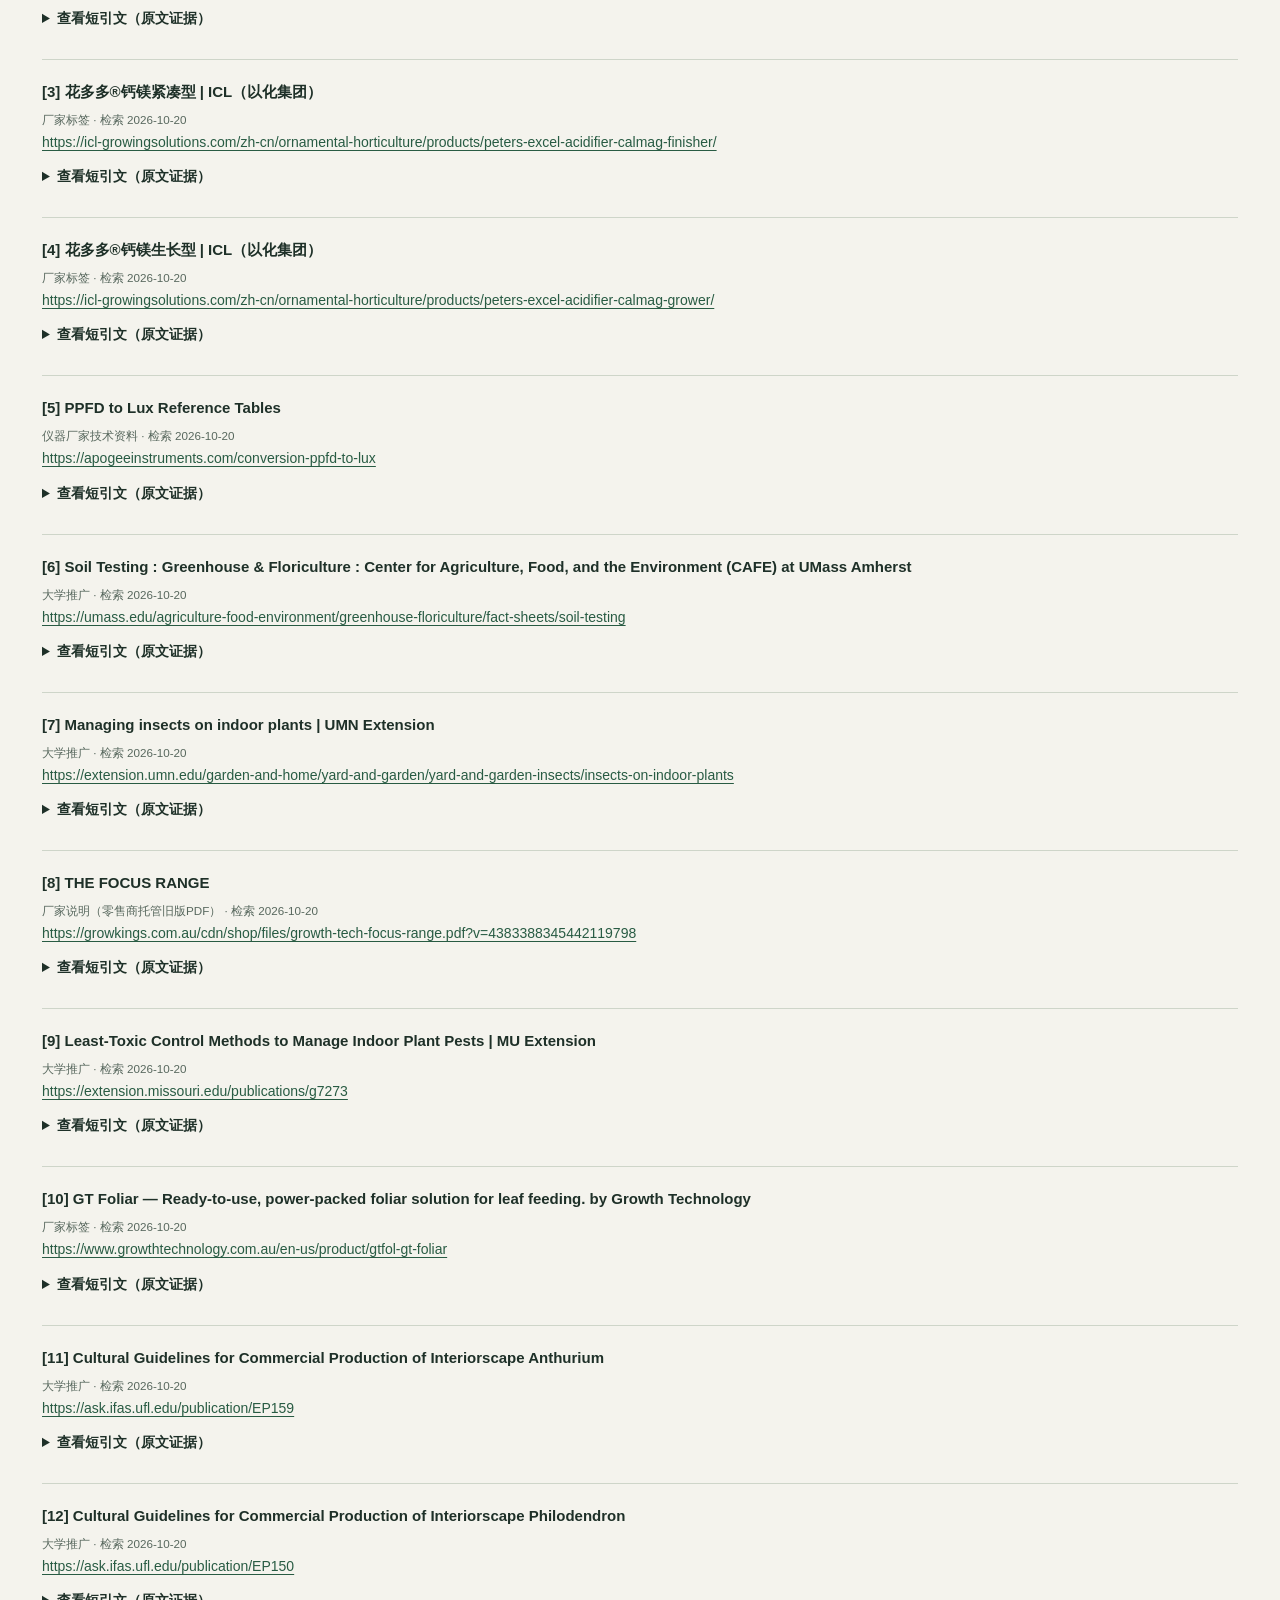
<file: green-plants/v1.html>
<!doctype html><html lang="zh-CN"><head><meta charset="utf-8"><meta name="viewport" content="width=device-width,initial-scale=1"><meta name="description" content="七类热带绿植的EC、光照、NPK、叶面肥、介质及药剂证据库，区分论文、大学推广、厂家与种植者实践。"><title>热带绿植 · 光、水与营养证据库</title><link rel="canonical" href="https://shawnq-msft.github.io/green-plants/"><link rel="stylesheet" href="style.css"><link rel="icon" href="data:,"></head><body><header><div class="masthead"><div><div class="brand">THE TROPICAL PLANT FIELDNOTES</div><h1>热带绿植<br>光、水与营养证据库</h1></div><div class="issue">研究版 01<br>2026.10.20<br>七类植物 / 可追溯来源</div></div><p class="intro">把“适合”与“最优”分开，把根区 EC 与肥水 EC 分开。以论文、大学推广和专业学会为骨架，补入具名种植者的实际介质与用肥。</p><div class="legend"><span class="tag authority">论文 / 机构：保留适用条件</span><span class="tag">厂家 / 博主：不当作独立试验</span><span class="tag trial">缺证据：不硬填数值</span></div><nav class="topnav" aria-label="章节导航"><a href="#compare">速查</a><a href="#methods">测量口径</a><a href="#plants">植物证据</a><a href="#practices">博主介质</a><a href="#foliar">叶喷</a><a href="#fertilizer">肥料</a><a href="#ipm">药剂</a><a href="#tools">换算</a><a href="#sources">来源</a></nav></header><main><noscript><p class="note">JavaScript未启用：所有正文仍可阅读；筛选和换算暂不可用。</p></noscript><section id="compare"><div class="kicker">01 / COMPARE</div><h2>七类植物速查</h2><p>数值来自不同物种、生产阶段和测量方法；这是有条件的证据比较，不是统一的家庭处方。</p><div class="filters" role="group" aria-label="植物筛选"><button data-filter="all" aria-pressed="true">全部</button><button data-filter="anthurium" aria-pressed="false">花烛</button><button data-filter="alocasia" aria-pressed="false">海芋</button><button data-filter="monstera" aria-pressed="false">龟背竹</button><button data-filter="philodendron" aria-pressed="false">蔓绿绒</button><button data-filter="caladium" aria-pressed="false">彩叶芋 · 泰彩</button><button data-filter="platycerium" aria-pressed="false">鹿角蕨</button><button data-filter="begonia" aria-pressed="false">秋海棠</button><label for="search" class="small">搜索</label><input id="search" type="search" placeholder="品种、EC、介质、光照…" aria-label="搜索植物资料"></div><p id="result-count" class="result-count" aria-live="polite">显示 7 / 7 类植物</p><div class="table-wrap" tabindex="0" role="region" aria-label="七类植物光照与施肥对比，可横向滚动"><table><thead><tr><th>植物</th><th>光照范围与语境</th><th>EC · mS/cm<br>必须连同测法阅读</th><th>NPK / 浓度 / 频次</th><th>叶喷 EC</th></tr></thead><tbody><tr data-plant="anthurium" data-search="{&quot;id&quot;: &quot;anthurium&quot;, &quot;name&quot;: &quot;花烛&quot;, &quot;scope&quot;: &quot;UF/IFAS EP159（2003初版，PDF标示2024复核）以盆栽观花商业品种为主；完整PDF表1还包括鸟巢型 A. hookeri、A. hookeri ‘Alicia’/‘Ruffles’，以及 A. andreanum（保留原拼写）、‘Red Hot’等。另有 Anthurium × ‘Red’的温室试验。不能把其催花施肥或光照结论直接等同于水晶花烛 A. crystallinum、A. magnificum、A. warocqueanum 等观叶花烛。&quot;, &quot;findings&quot;: [{&quot;topic&quot;: &quot;光照&quot;, &quot;text&quot;: &quot;盆栽生产原单位1,000–2,500 foot candles；佛州90%–80%遮阴。超过此水平可能叶色变淡。并非水晶花烛的已验证范围。[11]&quot;}, {&quot;topic&quot;: &quot;光照&quot;, &quot;text&quot;: &quot;指南报告若干观花品种在室内100 foot candles可持续开花超过一年半；这是特定品种耐受/表现观察，不是快速生长最佳光照。[11]&quot;}, {&quot;topic&quot;: &quot;光照&quot;, &quot;text&quot;: &quot;× ‘Red’的6个月温室试验设日最大PPFD 550、350、255 μmol·m−2·s−1，350处理绿叶和较大叶片表现较好，550出现灼伤；不是全属连续补光建议。室内阶段30 μmol·m−2·s−1、12h/d，对应计算DLI 1.296 mol·m−2·d−1，仅是低光适应试验条件，不是最佳DLI；温室DLI未报告。[16]&quot;}, {&quot;topic&quot;: &quot;EC&quot;, &quot;text&quot;: &quot;生产期采用pour-through介质浸出监测，每2–3周；读数1 dS/m且不补肥可能缺素，2 dS/m为养分充分，≥3 dS/m减肥频率/用量，必要时淋洗。不是进液EC。[11]&quot;}, {&quot;topic&quot;: &quot;EC&quot;, &quot;text&quot;: &quot;室内管理根区pour-through读数0.8–1.2 dS/m；不能套作配肥桶EC。[11]&quot;}, {&quot;topic&quot;: &quot;施肥&quot;, &quot;text&quot;: &quot;生产建议2.5–3.0 lb N/1,000 ft²/月，是面积氮施用量，不是ppm N。原文明示N–P2O5–K2O标签比例：初期3–1–2，促花转1–2–2；不是元素N:P:K，也不是观叶水晶花烛应使用高磷肥的证据。[11]&quot;}, {&quot;topic&quot;: &quot;施肥&quot;, &quot;text&quot;: &quot;观花商业品种室内维护：20–20–20水溶肥，50 ppm N，每月一次。是根部供肥建议，不能当叶喷配方。[11]&quot;}, {&quot;topic&quot;: &quot;介质&quot;, &quot;text&quot;: &quot;指南例方：加拿大泥炭:珍珠岩:树皮=1:1:1；或50%加拿大泥炭+20%泡沫+20%粗蛭石+10%松树皮；pH6.0–6.5。属于原文生产例方，不是博主配方或家庭唯一最佳介质。[11]&quot;}, {&quot;topic&quot;: &quot;叶喷&quot;, &quot;text&quot;: &quot;无常规叶喷肥EC建议。指南建议滴灌/底部灌溉并避免肥液溅叶；缺镁时提及硝酸镁喷施，缺锰时硫酸锰喷施，但没有浓度/频率。喷水除尘不是叶喷肥。[11]&quot;}], &quot;gaps&quot;: [&quot;未获得水晶花烛等绒叶观叶花烛的品种特异PPFD、DLI、进液EC、根区EC及最佳NPK原始对照证据。&quot;, &quot;UF光照为foot-candles与佛罗里达遮阴率，不强行换算为PPFD/DLI；‘Red’试验是日最大PPFD而非全天恒定灯光。&quot;, &quot;无日常叶喷肥最佳EC、NPK、ppm N或频率的试验；缺素补救叶喷未注明浓度。&quot;, &quot;指南是商业/室内管理建议，不证明某一配方是全属最优。&quot;], &quot;latin&quot;: &quot;Anthurium&quot;, &quot;summary&quot;: {&quot;light&quot;: &quot;观花/商业品种生产 1,000–2,500 fc（约 10,764–26,910 lux）；不能等同水晶花烛。[11]&quot;, &quot;ec&quot;: &quot;室内 PourThru 0.8–1.2；生产约 2，≥3 减肥。均为根区浸出液，不是进液。[11]&quot;, &quot;npk&quot;: &quot;观花品种室内：20-20-20，50 ppm N，每月一次。生产促花高磷方案不外推观叶。[11]&quot;, &quot;medium&quot;: &quot;生产例方：泥炭/珍珠岩/树皮 = 1:1:1。[11]&quot;, &quot;foliar&quot;: &quot;未建立可直接推荐的属级叶喷 EC；优先根施。&quot;}}"><td><strong><a href="#plant-anthurium">花烛</a></strong><span class="latin">Anthurium</span><small>点击名称看条件与证据</small></td><td>观花/商业品种生产 1,000–2,500 fc（约 10,764–26,910 lux）；不能等同水晶花烛。<a class="cite" href="#source-11" aria-label="查看来源 11">[11]</a></td><td>室内 PourThru 0.8–1.2；生产约 2，≥3 减肥。均为根区浸出液，不是进液。<a class="cite" href="#source-11" aria-label="查看来源 11">[11]</a></td><td>观花品种室内：20-20-20，50 ppm N，每月一次。生产促花高磷方案不外推观叶。<a class="cite" href="#source-11" aria-label="查看来源 11">[11]</a></td><td>未建立可直接推荐的属级叶喷 EC；优先根施。</td></tr><tr data-plant="alocasia" data-search="{&quot;id&quot;: &quot;alocasia&quot;, &quot;name&quot;: &quot;海芋&quot;, &quot;scope&quot;: &quot;主证据为HortScience 2025年 Alocasia ‘Bambino’的组培苗（7–8片可见叶）、1.4L盆、台湾温室试验；UF/IFAS FP033是属级景观/室内概述。Oglesby是商业育种/供苗商，仅用于其‘Ebony’、‘Ivory Coast’、‘Morocco’、‘Velvet Elvis’等产品生产参考；Proven Winners为商业培养指南，不能冒充大学试验。&quot;, &quot;findings&quot;: [{&quot;topic&quot;: &quot;光照&quot;, &quot;text&quot;: &quot;UF概述：户外半阴，作为室内盆栽置明亮间接光；未量化fc、PPFD或DLI。[17]&quot;}, {&quot;topic&quot;: &quot;光照&quot;, &quot;text&quot;: &quot;‘Bambino’肥液试验在50%遮阴温室，午间平均PPFD500–800 μmol·m−2·s−1、平均28.2°C；水分试验午间800–1000、28.9°C。它们是试验环境，不是光照最佳处理。[13]&quot;}, {&quot;topic&quot;: &quot;EC&quot;, &quot;text&quot;: &quot;‘Bambino’：25%–50% Johnson营养液，每周一次，进液EC0.58–1.10 dS/m；超过该浓度生长平台或下降。完整试验0%、25%、50%、100%、150%对应进液EC0.03、0.58、1.10、1.99、2.87 dS/m；pH调至6.4。此处不是介质EC。[13]&quot;}, {&quot;topic&quot;: &quot;EC&quot;, &quot;text&quot;: &quot;整盆介质提取EC约0.4 dS/m时总干重达峰，超过后上浇组下降、底灌组相对稳定。Methods写介质:水=1:2体积比，而Discussion反写水:介质=1:2，方法必须核实；不能把0.4当进液EC或pour-through目标。[13]&quot;}, {&quot;topic&quot;: &quot;施肥&quot;, &quot;text&quot;: &quot;Johnson全浓度作者声明元素浓度(mM)：N14、P2、K6、Ca4、Mg1；不是肥料袋标签比。若按作者14mM N计算，25%–50%约49–98 ppm N；盐配方与N声明有计量矛盾，见下方证据缺口。[13]&quot;}, {&quot;topic&quot;: &quot;施肥&quot;, &quot;text&quot;: &quot;肥液试验每周一次、不额外浇水：上浇300mL/盆；底灌3–4cm液深浸1–2h后回收。应连同温度、盆容积、介质解释，不直接变成家庭一周一次浇水日历。[13]&quot;}, {&quot;topic&quot;: &quot;介质&quot;, &quot;text&quot;: &quot;‘Bambino’实测用1.4L盆，泥炭:珍珠岩=1:1（体积比）；不是全属唯一最佳配方。[13]&quot;}, {&quot;topic&quot;: &quot;施肥&quot;, &quot;text&quot;: &quot;Oglesby的特定商品品系：液肥150–200 ppm N，每周2次，17–5–17或20–10–20（商品肥料标签，非元素比）。每第3或4次施肥加硫酸镁1 lb/100 Gallons。50%–70%遮阴；介质轻、排水良好，pH5.8–6.2。商业建议与‘Bambino’试验不同，不能合并成统一最优值。[19]&quot;}, {&quot;topic&quot;: &quot;EC&quot;, &quot;text&quot;: &quot;Proven Winners写EC (2:1 Extraction Method)为B(0.6–0.9)，不是进液EC；该页未展开单位及水/介质顺序，保留原方法标签，不与论文0.4或进液0.58–1.10直接换算。其150–200ppm由定义页解释为constant liquid feed，但海芋页未写ppm所指元素，故不据此独立补成ppm N。[18]&quot;}, {&quot;topic&quot;: &quot;商业生产&quot;, &quot;text&quot;: &quot;PW通用定义：Medium=150–200ppm Constant Liquid Feed，建议每3–4次浇水清水淋洗一次、每周测EC。该页N-P-K 2:1:1.5未明确是否氧化物标签，不能声称是海芋经试验验证最佳元素比。[21]&quot;}, {&quot;topic&quot;: &quot;叶喷&quot;, &quot;text&quot;: &quot;本次大学指南、‘Bambino’试验和供苗商原文没有日常叶喷肥的量化方案，尤其没有叶喷EC目标。[13]&quot;}], &quot;gaps&quot;: [&quot;没有全属通用最佳光照；‘Bambino’论文不是光照剂量对照，所列午间PPFD仅为实验背景。&quot;, &quot;原论文EC提取比例内部矛盾：Methods写1 substrate:2 water (by volume)，Discussion写1 water:2 substrate。故0.4 dS/m不能不加说明与其他1:2、2:1或pour-through数值并列。&quot;, &quot;原文Johnson全浓度声明14mM N，但列出的盐配方6 KNO3+2 NH4H2PO4+4 Ca(NO3)2按计量为16mM N；按14mM换算ppm N只能标为条件计算，不能据此复刻精确配方。&quot;, &quot;无可靠日常叶喷肥EC、最佳NPK及叶喷浓度/频率原文；不编造。&quot;, &quot;无该论文温室DLI，且500–800等午间光值不代表室内补光最佳范围。&quot;], &quot;latin&quot;: &quot;Alocasia&quot;, &quot;summary&quot;: {&quot;light&quot;: &quot;明亮间接光。Bambino 论文午间 500–800 PPFD 仅是肥液试验背景，不是光照推荐。[17][13]&quot;, &quot;ec&quot;: &quot;Bambino 进液 0.58–1.10，每周施一次；温暖温室、泥炭/珍珠岩盆栽试验。[13]&quot;, &quot;npk&quot;: &quot;论文25%–50% Johnson液；原文总氮与盐配方计量有矛盾，不据此复刻精确NPK。商品品系另有150–200 ppm N、17-5-17/20-10-20、每周2次。[13][19]&quot;, &quot;medium&quot;: &quot;Bambino论文：泥炭/珍珠岩 = 1:1（体积），1.4 L盆。[13]&quot;, &quot;foliar&quot;: &quot;未建立可直接推荐的属级叶喷 EC；优先根施。&quot;}}"><td><strong><a href="#plant-alocasia">海芋</a></strong><span class="latin">Alocasia</span><small>点击名称看条件与证据</small></td><td>明亮间接光。Bambino 论文午间 500–800 PPFD 仅是肥液试验背景，不是光照推荐。<a class="cite" href="#source-17" aria-label="查看来源 17">[17]</a><a class="cite" href="#source-13" aria-label="查看来源 13">[13]</a></td><td>Bambino 进液 0.58–1.10，每周施一次；温暖温室、泥炭/珍珠岩盆栽试验。<a class="cite" href="#source-13" aria-label="查看来源 13">[13]</a></td><td>论文25%–50% Johnson液；原文总氮与盐配方计量有矛盾，不据此复刻精确NPK。商品品系另有150–200 ppm N、17-5-17/20-10-20、每周2次。<a class="cite" href="#source-13" aria-label="查看来源 13">[13]</a><a class="cite" href="#source-19" aria-label="查看来源 19">[19]</a></td><td>未建立可直接推荐的属级叶喷 EC；优先根施。</td></tr><tr data-plant="monstera" data-search="{&quot;id&quot;: &quot;monstera&quot;, &quot;name&quot;: &quot;龟背竹&quot;, &quot;scope&quot;: &quot;证据以 Monstera deliciosa 为限：Wisconsin与UConn的室内盆栽指南；UF/IFAS HS311是佛罗里达家庭景观地栽/兼顾结果，不是室内小盆观叶试验。不外推至 M. adansonii、M. obliqua 或所有斑叶品种。&quot;, &quot;findings&quot;: [{&quot;topic&quot;: &quot;光照&quot;, &quot;text&quot;: &quot;Wisconsin：夏季明亮光、冬季可直射；搬到室外必须逐步驯化避免灼伤。没有PPFD/DLI。[14]&quot;}, {&quot;topic&quot;: &quot;光照&quot;, &quot;text&quot;: &quot;UConn写半阴、每日3–6小时直射，但不是强度或DLI，也不应解读为全年暴晒。UF佛州景观说明浅阴叶更深绿、强日照可能灼叶；全日照可更利结果。地点、季节与观叶/结果目的不同，不拼接成统一最佳光值。[15]&quot;}, {&quot;topic&quot;: &quot;施肥&quot;, &quot;text&quot;: &quot;Wisconsin仅说春到秋定期施肥；UConn提醒土壤盐分高易灼伤，New England活跃生长期May–Sept可定期施肥。两者未给ppm N或NPK数值，不补数。[15]&quot;}, {&quot;topic&quot;: &quot;介质&quot;, &quot;text&quot;: &quot;室内盆栽：富有机质、排水良好介质；Wisconsin称肥沃无土介质并留足根部空间。没有原文比例配方。[15]&quot;}, {&quot;topic&quot;: &quot;施肥&quot;, &quot;text&quot;: &quot;UF佛州地栽：新生长开始后完整干肥113g，每8周一次用于第一年；之后随长大增至227/341/454g但降至每年2–3次；20%–30%的氮来自有机源。该文未给具体NPK标签；不能据肥料总克数推算Nppm，更不能给室内小盆照用。[22]&quot;}, {&quot;topic&quot;: &quot;叶喷&quot;, &quot;text&quot;: &quot;UF仅就高石灰性高pH7–8.5土壤：Zn/Mn/Mg叶面施用比土施更有效；微量元素生长期每年2–3次。没有喷液EC、浓度及常规NPK叶喷方案；铁另以适配土壤pH的螯合铁土壤灌施。[22]&quot;}], &quot;gaps&quot;: [&quot;在本次实际读取的大学原文中，没有可引用的PPFD/fc最佳范围、DLI、进液EC或指定提取法的根区EC目标。&quot;, &quot;室内盆栽指南没有NPK数值、ppm N和固定施肥频率；地栽克数不得缩放成室内盆栽处方。&quot;, &quot;UF特定高pH地栽条件有微量元素叶喷建议，但无叶喷EC/浓度；不能杜撰常规叶喷范围。&quot;], &quot;latin&quot;: &quot;Monstera&quot;, &quot;summary&quot;: {&quot;light&quot;: &quot;M. deliciosa：明亮光；季节/地区影响能否直晒。本轮权威来源未给盆栽PPFD/lux最适范围。[14]&quot;, &quot;ec&quot;: &quot;未找到有明确测法的室内盆栽目标。大学提醒高盐易灼伤，不硬填进液范围。[15]&quot;, &quot;npk&quot;: &quot;活跃生长期定期施肥；盆栽指南未给最佳NPK或ppm N。采用完整主肥标签，勿照搬地栽用量。[15]&quot;, &quot;medium&quot;: &quot;富有机质、排水良好的介质；定量博主配方见下方。[15]&quot;, &quot;foliar&quot;: &quot;未建立可直接推荐的属级叶喷 EC；优先根施。&quot;}}"><td><strong><a href="#plant-monstera">龟背竹</a></strong><span class="latin">Monstera</span><small>点击名称看条件与证据</small></td><td>M. deliciosa：明亮光；季节/地区影响能否直晒。本轮权威来源未给盆栽PPFD/lux最适范围。<a class="cite" href="#source-14" aria-label="查看来源 14">[14]</a></td><td>未找到有明确测法的室内盆栽目标。大学提醒高盐易灼伤，不硬填进液范围。<a class="cite" href="#source-15" aria-label="查看来源 15">[15]</a></td><td>活跃生长期定期施肥；盆栽指南未给最佳NPK或ppm N。采用完整主肥标签，勿照搬地栽用量。<a class="cite" href="#source-15" aria-label="查看来源 15">[15]</a></td><td>未建立可直接推荐的属级叶喷 EC；优先根施。</td></tr><tr data-plant="philodendron" data-search="{&quot;id&quot;: &quot;philodendron&quot;, &quot;name&quot;: &quot;蔓绿绒&quot;, &quot;scope&quot;: &quot;UF/IFAS EP150表1的商业盆栽类群：P. bipennifolium、P. pinnatifidum、P. scandens oxycardium、P. scandens micans、P. squamiferum、‘Autumn’/‘Black Cardinal’/‘Moonlight’/‘Prince of Orange’等；沿用文中历史命名及P. selloum、‘Xanadu’分组，不自动外推珍稀品种。另有‘Green Princess’专属温室论文。&quot;, &quot;findings&quot;: [{&quot;topic&quot;: &quot;光照&quot;, &quot;text&quot;: &quot;EP150：其表列品种除P. selloum外，生产光1500–2500 fc、80%–88%遮阴；P. selloum另为3000–5000fc、40%–76%遮阴。是生产条件而非室内最低光，且不含所有现代品种。[12]&quot;}, {&quot;topic&quot;: &quot;光照&quot;, &quot;text&quot;: &quot;多数可耐室内75fc；≥150fc有助保持叶色和叶片大小。耐受下限不是最佳快速生长光。原文无PPFD/DLI。[12]&quot;}, {&quot;topic&quot;: &quot;EC&quot;, &quot;text&quot;: &quot;EP150介质可溶盐1–2 dS/m、pH6.0–6.5；未注明提取方法。室内可溶盐≥2dS/m停肥、&gt;3dS/m清水渗洗。只能保留为未指明测法的介质数值，不能与别属pour-through直接横比。[12]&quot;}, {&quot;topic&quot;: &quot;施肥&quot;, &quot;text&quot;: &quot;原文称N:P:K=3:1:2或3:1:3，但未说明元素/氧化物标签基础；建议3 lb N/1,000 ft²/月，可用缓释、水溶或结合。没有可直接给家庭的ppm N及每周频率。[12]&quot;}, {&quot;topic&quot;: &quot;介质&quot;, &quot;text&quot;: &quot;水苔泥炭、松树皮、蛭石或珍珠岩组合，保水兼通气；≥3ft攀柱生产盆加10%–20%粗沙用于抗倾倒，不是全体小盆都要加砂。原文没有固定四料比例。[12]&quot;}, {&quot;topic&quot;: &quot;光照&quot;, &quot;text&quot;: &quot;‘Green Princess’24周温室试验：高光与低光平均DLI分别3.6615与2.661（论文以DLI标记，按定义单位mol·m−2·d−1）；两个温室高/低各为4.246/3.347与3.077/1.975。高光组整体更有利株高、叶绿素和消费者品质评价。这是该试验两档比较，不是整个属2.661–3.6615最佳范围。[20]&quot;}, {&quot;topic&quot;: &quot;施肥&quot;, &quot;text&quot;: &quot;‘Green Princess’6英寸杜鹃盆、60%加拿大泥炭+40%珍珠岩；对照20–6–9缓释肥2.4g/盆（180d产品），比较18–6–8与15–7–15+2MgO的75/100/125%对照氮量。消费者评价其他肥料处理未胜对照，作者建议环境相同下用受试最低量/最便宜产品约90天补施；不是证明20–6–9全属最佳。[20]&quot;}, {&quot;topic&quot;: &quot;EC&quot;, &quot;text&quot;: &quot;‘Green Princess’论文把EC换算TDS来监测施肥，却将150ppm foliage推荐与浸出液养分判断联系；TDS不是氮实测值。其EC/TDS图不能拿来补全属的最佳ppm N或进液EC。[20]&quot;}, {&quot;topic&quot;: &quot;叶喷&quot;, &quot;text&quot;: &quot;没有日常叶喷肥EC/ppm N最佳试验。EP150 PDF表3警告液肥在卷叶中干燥可灼伤，并给20–20–20≤2lb/100gal的情景性避免药肥害建议；这不是叶喷最佳配方，不能以EC换算后推广。[12]&quot;}], &quot;gaps&quot;: [&quot;EP150的介质EC未指明提取法，不能擅自标pour-through，更不能当进液EC。&quot;, &quot;EP150将肥料比写为N:P:K而未说明P/P2O5、K/K2O基础；保留原文歧义，不转换或声称已证实元素比。&quot;, &quot;未找到全属共同最佳进液EC、ppm N及日常叶喷EC。&quot;, &quot;‘Green Princess’以照度记录仪估算DLI且中途搬温室、约24天共同光处理；只可作单品种研究，不能给全属补DLI范围。&quot;], &quot;latin&quot;: &quot;Philodendron&quot;, &quot;summary&quot;: {&quot;light&quot;: &quot;常见商业品种生产1,500–2,500 fc（约 16,146–26,910 lux）；室内≥150 fc有助保叶色/叶幅，非快生最优。[12]&quot;, &quot;ec&quot;: &quot;介质 1–2（原文未指明提取法）；不能作为进液或与PourThru横比。[12]&quot;, &quot;npk&quot;: &quot;UF写3:1:2或3:1:3，但未定义元素/氧化物基础；不是已验证的全属最佳。[12]&quot;, &quot;medium&quot;: &quot;泥炭、树皮、蛭石/珍珠岩兼保水通气；上柱配方另看博主案例。[12]&quot;, &quot;foliar&quot;: &quot;未建立可直接推荐的属级叶喷 EC；优先根施。&quot;}}"><td><strong><a href="#plant-philodendron">蔓绿绒</a></strong><span class="latin">Philodendron</span><small>点击名称看条件与证据</small></td><td>常见商业品种生产1,500–2,500 fc（约 16,146–26,910 lux）；室内≥150 fc有助保叶色/叶幅，非快生最优。<a class="cite" href="#source-12" aria-label="查看来源 12">[12]</a></td><td>介质 1–2（原文未指明提取法）；不能作为进液或与PourThru横比。<a class="cite" href="#source-12" aria-label="查看来源 12">[12]</a></td><td>UF写3:1:2或3:1:3，但未定义元素/氧化物基础；不是已验证的全属最佳。<a class="cite" href="#source-12" aria-label="查看来源 12">[12]</a></td><td>未建立可直接推荐的属级叶喷 EC；优先根施。</td></tr><tr data-plant="caladium" data-search="{&quot;id&quot;: &quot;caladium&quot;, &quot;name&quot;: &quot;彩叶芋 · 泰彩&quot;, &quot;scope&quot;: &quot;Caladium园艺品种；区分家庭庭园与温室盆花催生；未把欧美历史品种试验外推成泰国品种最佳值。&quot;, &quot;findings&quot;: [{&quot;topic&quot;: &quot;光照｜家庭庭园&quot;, &quot;text&quot;: &quot;UF/IFAS针对常见园艺彩叶芋：多数品种半阴，每日仅需2–4小时直射日光，以早晨日照、其余时段半阴为宜；这是佛罗里达庭园条件，不是人工灯总照明时长，更不是泰彩全品种光强最适值。[23]&quot;}, {&quot;topic&quot;: &quot;NPK与频率｜家庭庭园&quot;, &quot;text&quot;: &quot;佛罗里达多数砂土地轻施肥1–2次/生长季即可；较肥沃土壤可能无需施肥。以低磷缓释肥维持叶色。没有给出N ppm或商品配方，不能自行补为20-20-20。[23]&quot;}, {&quot;topic&quot;: &quot;施肥风险｜家庭&quot;, &quot;text&quot;: &quot;过肥会让叶片变绿、失去红白色；肥直接接触叶片可灼伤。因此不能据此提出任何叶喷EC安全阈值。[23]&quot;}, {&quot;topic&quot;: &quot;介质｜家庭&quot;, &quot;text&quot;: &quot;介质需兼顾高含水与充分排水，保持触感湿润而非干透或积水；不是长期泡水，也不是一律套用鹿角蕨水苔上板方案。[23]&quot;}, {&quot;topic&quot;: &quot;光照｜园艺盆花催生生产&quot;, &quot;text&quot;: &quot;1991年Evans/Erwin/Heins生产综述：多数旧园艺品种约5,000 footcandles（原文同时列1,000 micro mol s-1 m-2），或佛罗里达60%遮阴；同页另引荷兰球根催生指南3,000–4,000 footcandles。保留两套来源及原文换算，不把它们合并成泰彩最佳区间；未给光周期或DLI。[24]&quot;}, {&quot;topic&quot;: &quot;NPK与频率｜园艺盆花催生生产&quot;, &quot;text&quot;: &quot;同一旧综述列Osmocote 14-14-14预混6 kg/m³介质；液肥原文为“constant feed of 100–200 ppm nitrogen and potassium weekly”，同时出现constant和weekly、频率表述有歧义，只能保留为历史生产参考，不解释成每次浇水也不照搬家庭；高氮会导致不希望的绿叶。[24]&quot;}, {&quot;topic&quot;: &quot;介质｜园艺盆花生产&quot;, &quot;text&quot;: &quot;生产用介质为排水良好、高有机质，pH 5.5–6.5。无原料体积比，也不据此虚构泰彩专用配土比例。[24]&quot;}, {&quot;topic&quot;: &quot;根区EC｜温室无土介质生产&quot;, &quot;text&quot;: &quot;Purdue HO-237表1明确把Caladium列为轻肥作物：饱和介质浸提SME 0.76–2.0 mS/cm；PourThru根区浸出液1.0–2.6 mS/cm。这是一般温室作物分组监测范围，不是灌入肥水EC，也不是泰国特定品种最适值。[25]&quot;}, {&quot;topic&quot;: &quot;EC方法｜生产监测&quot;, &quot;text&quot;: &quot;PourThru应正常灌溉/施肥后排水30–60分钟，再加蒸馏水收集接近50 mL浸出液；干盆直接测、过量加水都会改变结果。1:2法则是一体积介质加两体积蒸馏水、平衡30分钟后过滤测定，不能混用阈值。[25]&quot;}, {&quot;topic&quot;: &quot;EC单位与N ppm｜共同方法警示&quot;, &quot;text&quot;: &quot;1 mS/cm = 1 dS/m = 1,000 µS/cm；EC不能不问配方就换算成N ppm。Purdue只允许对新配制肥液，利用同配方100 ppm N的标签EC并扣除原水EC来计算；根区旧液不能用这个逻辑反算氮浓度。[32]&quot;}], &quot;gaps&quot;: [&quot;未取得泰国彩叶芋具体品种的受控光照/营养最适试验；一般Caladium参考不等于泰彩品种验证。&quot;, &quot;家庭室内LED的PPFD、DLI与照明时长缺少本轮权威原文支持。&quot;, &quot;叶喷EC、叶喷N ppm及其频率：未找到可靠证据，留空；根区/灌肥数值不代替。&quot;, &quot;家庭浇入肥水EC没有独立推荐；Purdue数值是根区提取EC。&quot;, &quot;生产综述较旧且液肥频率有歧义，缓释肥释放温度/周期未充分报告。&quot;], &quot;latin&quot;: &quot;Caladium&quot;, &quot;summary&quot;: {&quot;light&quot;: &quot;多数庭园品种：早晨直射2–4小时、其余半阴；不是灯只开2–4小时。泰彩专属光强证据缺失。[23]&quot;, &quot;ec&quot;: &quot;温室轻肥组：SME 0.76–2.0；PourThru 1.0–2.6。根区监测，不是进液。[25]&quot;, &quot;npk&quot;: &quot;家庭庭园偏低磷缓释；过肥可失红白色。不把历史盆花生产配方称为泰彩最佳。[23]&quot;, &quot;medium&quot;: &quot;高保水但充分排水、湿润不积水；尚无泰彩专属配比验证。[23]&quot;, &quot;foliar&quot;: &quot;未建立可直接推荐的属级叶喷 EC；优先根施。&quot;}}"><td><strong><a href="#plant-caladium">彩叶芋 · 泰彩</a></strong><span class="latin">Caladium</span><small>点击名称看条件与证据</small></td><td>多数庭园品种：早晨直射2–4小时、其余半阴；不是灯只开2–4小时。泰彩专属光强证据缺失。<a class="cite" href="#source-23" aria-label="查看来源 23">[23]</a></td><td>温室轻肥组：SME 0.76–2.0；PourThru 1.0–2.6。根区监测，不是进液。<a class="cite" href="#source-25" aria-label="查看来源 25">[25]</a></td><td>家庭庭园偏低磷缓释；过肥可失红白色。不把历史盆花生产配方称为泰彩最佳。<a class="cite" href="#source-23" aria-label="查看来源 23">[23]</a></td><td>未建立可直接推荐的属级叶喷 EC；优先根施。</td></tr><tr data-plant="platycerium" data-search="{&quot;id&quot;: &quot;platycerium&quot;, &quot;name&quot;: &quot;鹿角蕨&quot;, &quot;scope&quot;: &quot;以P. bifurcatum二歧等常见种为基础；P. veitchii较耐日照单独标识，不给所有鹿角蕨一个光强最适值。&quot;, &quot;findings&quot;: [{&quot;topic&quot;: &quot;适用种｜常见二歧等与高光种&quot;, &quot;text&quot;: &quot;Wisconsin以常见二歧鹿角蕨P. bifurcatum为主；对于P. veitchii（银叶/维奇鹿角蕨）只明确写“更耐日照”。证据支持分开管理，不足以给veitchii或其他所谓高光种编出lux/PPFD/DLI最适值。[26]&quot;}, {&quot;topic&quot;: &quot;光照｜二歧鹿角蕨&quot;, &quot;text&quot;: &quot;二歧等常见栽培建议明亮间接光、良好空气流通；在高湿及温暖环境可耐较多直射光，但直射环境需更多水。无光强数值、每日时长或DLI，不能把“耐晒”写成全天烈日最佳。[26]&quot;}, {&quot;topic&quot;: &quot;NPK与频率｜幼株和成熟株&quot;, &quot;text&quot;: &quot;UF/IFAS推荐标签配比1:1:1肥料，按商品说明用量；幼株暖月每月一次、凉月生长放缓时每两月一次，成熟株每年1–2次即可。没有N ppm、稀释倍数或叶喷EC，1:1:1是肥料标签比例而不是溶液元素分析。[27]&quot;}, {&quot;topic&quot;: &quot;NPK与频率｜二歧家庭栽培交叉参考&quot;, &quot;text&quot;: &quot;Wisconsin给暖月每月施一次稀释均衡液肥，或把缓释颗粒放介质中；未给具体浓度，且没有把幼株与成株分开。应与UF成熟株低频建议分别列示，不拼成统一最佳处方。[26]&quot;}, {&quot;topic&quot;: &quot;介质｜上板与篮栽&quot;, &quot;text&quot;: &quot;UF/IFAS建议木板、树蕨纤维或石上附生，使用几把水苔或其他充分排水介质形成垫层，盾叶与介质接触；也可侧挂金属篮填有机介质。不提供统一水苔压实密度或树皮体积比。[27]&quot;}], &quot;gaps&quot;: [&quot;未找到具完整测量方法的属/种专用根区EC或浇入肥液EC推荐。&quot;, &quot;未找到二歧与高光种的权威PPFD/lux/DLI及光周期成套定量最适值；仅证实veitchii较耐日照。&quot;, &quot;未找到可靠叶喷EC/N ppm/频率试验，留空；雾化保湿不等于叶面施肥证据。&quot;, &quot;1:1:1配比及按标签用量不能推导具体N ppm；水苔/板栽无统一定量配方。&quot;, &quot;幼株、成株和暖/凉季的施肥频率不同；两大学一般栽培建议不应硬拼成最佳值。&quot;], &quot;latin&quot;: &quot;Platycerium&quot;, &quot;summary&quot;: {&quot;light&quot;: &quot;二歧等明亮间接光；P. veitchii 更耐晒。未找到可靠属/种专属PPFD、lux、DLI范围。[26]&quot;, &quot;ec&quot;: &quot;根团/进液目标均未找到充分证据；不套用天南星科储液EC。&quot;, &quot;npk&quot;: &quot;标签比例1:1:1、按标签稀释；幼株暖月每月、凉月隔月；成熟株每年1–2次。[27]&quot;, &quot;medium&quot;: &quot;水苔等排水介质上板/篮栽；浇后允许一定干燥，不长期浸泡。[27][26]&quot;, &quot;foliar&quot;: &quot;未建立可直接推荐的属级叶喷 EC；优先根施。&quot;}}"><td><strong><a href="#plant-platycerium">鹿角蕨</a></strong><span class="latin">Platycerium</span><small>点击名称看条件与证据</small></td><td>二歧等明亮间接光；P. veitchii 更耐晒。未找到可靠属/种专属PPFD、lux、DLI范围。<a class="cite" href="#source-26" aria-label="查看来源 26">[26]</a></td><td>根团/进液目标均未找到充分证据；不套用天南星科储液EC。</td><td>标签比例1:1:1、按标签稀释；幼株暖月每月、凉月隔月；成熟株每年1–2次。<a class="cite" href="#source-27" aria-label="查看来源 27">[27]</a></td><td>未建立可直接推荐的属级叶喷 EC；优先根施。</td></tr><tr data-plant="begonia" data-search="{&quot;id&quot;: &quot;begonia&quot;, &quot;name&quot;: &quot;秋海棠&quot;, &quot;scope&quot;: &quot;竹节型、普通根茎观叶型、Rex商品观叶生产、球根B. tuberhybrida Nonstop生产分别列出；不混同四季海棠、Hiemalis及原生珍稀种。&quot;, &quot;findings&quot;: [{&quot;topic&quot;: &quot;光照｜竹节型家庭&quot;, &quot;text&quot;: &quot;美国秋海棠学会：竹节型需明亮光线，日光不过于酷热时可见日照；未量化lux、PPFD或时长，不能套用球根生产光周期。[28]&quot;}, {&quot;topic&quot;: &quot;NPK与频率｜竹节型家庭&quot;, &quot;text&quot;: &quot;生长时用含N/P/K均衡肥，标签建议浓度的一半、施肥频率为标签的两倍。这个方案依赖商品标签，并非固定每周或固定N ppm。[28]&quot;}, {&quot;topic&quot;: &quot;介质｜竹节型家庭&quot;, &quot;text&quot;: &quot;学会建议富腐殖质介质，竹节型可容忍较重配土以支撑高株（而多数学会其他类型偏粗、疏松介质）；表面近干再浇、不积水。原文不是要求黏重园土。[28]&quot;}, {&quot;topic&quot;: &quot;光照｜根茎观叶型家庭&quot;, &quot;text&quot;: &quot;学会建议充足光而无强直射，温和地区部分品种可接受早晚日照；光不足叶柄拉长、强光漂白。未给可跨品种套用的光强或光周期。[29]&quot;}, {&quot;topic&quot;: &quot;介质｜根茎观叶型家庭&quot;, &quot;text&quot;: &quot;用浅盆及粗、快速排水介质，根填满盆后只增一个盆号；春至秋介质表面触干再浇，冬季部分品种休眠时少浇。未提供泥炭/珍珠岩固定配比。[29]&quot;}, {&quot;topic&quot;: &quot;NPK与频率｜根茎观叶型家庭&quot;, &quot;text&quot;: &quot;非休眠时按标签用含N/P/K的完整肥，休眠不施。原文15-30-15只是解释肥料标签百分比的例子，不是推荐的最佳配方或促花结论。[29]&quot;}, {&quot;topic&quot;: &quot;光照｜Rex观叶商品生产&quot;, &quot;text&quot;: &quot;佛罗里达大学Rick Schoellhorn的2002年生产文章：Rex约1,500–2,500 foot-candles，并需足够株距；未给日照时长或DLI。这仅为Rex生产参考，不能覆盖全部根茎原生种，更不能覆盖竹节型。[30]&quot;}, {&quot;topic&quot;: &quot;NPK与介质｜Rex观叶商品生产&quot;, &quot;text&quot;: &quot;Rex旧生产文章写150–250 ppm liquid feed或中等缓释肥；原文没有明确ppm以N还是成品肥计、没有配方或施用频率，不能擅自记为150–250 ppm N。介质为商业peat-lite、避免重及排水差配土，pH 5.8–6.8；高EC会矮化及叶缘灼伤，但文中无EC数值/方法。[30]&quot;}, {&quot;topic&quot;: &quot;根区EC｜Rex与球根温室生产&quot;, &quot;text&quot;: &quot;Purdue HO-237表1将Begonia (Rex)、(Tuberous)、(Hiemalis)、(fibrous)列轻肥作物：SME 0.76–2.0 mS/cm，PourThru 1.0–2.6 mS/cm。未独列竹节型，不可未经验证就推广给竹节及全部根茎原生种；这不是灌溉肥液EC。[25]&quot;}, {&quot;topic&quot;: &quot;光照与时长｜球根Nonstop生产—萌发&quot;, &quot;text&quot;: &quot;Benary球根秋海棠Nonstop F1专用：发芽室10–100 ft. candles（原文附100–1,000 lx），14–16小时长日帮助萌发及苗质；这是育苗阶段，不是成株家庭照度。[31]&quot;}, {&quot;topic&quot;: &quot;光照与时长｜球根Nonstop生产—穴盘增大和花芽诱导&quot;, &quot;text&quot;: &quot;4–6真叶、根到穴盘边缘时：14–16小时长日防结块茎并诱花，DLI 8–10 mol/m²/day（原文另列25,000–30,000 lx，非可脱离光周期的等价）；光强3,500–4,000 ft. candles时需遮阴防叶缘灼伤。花芽启动原文要求日长&gt;13.5小时，或22:00–03:00的5小时夜间补光。[31]&quot;}, {&quot;topic&quot;: &quot;光照与时长｜球根Nonstop生产—移栽后&quot;, &quot;text&quot;: &quot;移栽继续14–16小时长日至自然日长&gt;12小时或三月中旬（供应商季节条件）；DLI 10–12 mol/m²/day，原文另列30,000–35,000 lx；超过4,000 ft. candles遮阴降叶温。这是开花盆花生产处方，不能套给竹节/根茎观叶。[31]&quot;}, {&quot;topic&quot;: &quot;N ppm/配方/频率｜球根Nonstop生产—穴盘&quot;, &quot;text&quot;: &quot;穴盘增大阶段14-4-14或15-5-15钙基肥与17-5-17铵基肥交替，50–100 ppm N，每2–3次浇水施一次；后期可逐渐到连续100 ppm。高光长日下该阶段另可用20-10-20、50–100 ppm。不要与移栽后更高浓度混用。[31]&quot;}, {&quot;topic&quot;: &quot;N ppm/配方/频率｜球根Nonstop生产—移栽后&quot;, &quot;text&quot;: &quot;移栽后14-4-14钙基肥与17-5-17铵基肥交替100–150 ppm（这句未标明N）；同段明确高光长日下20-10-20为100–150 ppm nitrogen。移栽后这段未另给每周次数，不能从穴盘阶段复制。配方数字按原标签保留，不改写为元素N:P:K。[31]&quot;}, {&quot;topic&quot;: &quot;EC与介质｜球根Nonstop生产，方法缺失&quot;, &quot;text&quot;: &quot;Benary给排水良好介质、pH 5.5–5.8；萌发EC 0.5、穴盘增大1.25–1.5、移栽后1.0–1.5，施肥段写维持介质EC 1.5。但该PDF没有注明这些EC的单位与浸提方法，不能把数值直接当mS/cm肥液或用作可执行阈值；如需有方法的数据应另看Purdue的通用生产分组。[31]&quot;}, {&quot;topic&quot;: &quot;资料错误警示｜球根供应商原文&quot;, &quot;text&quot;: &quot;Benary该PDF把维持营养生长的最低照度同时写为10–15 ft. candles (550 lx)，两单位自相矛盾；不替供应商“修正”，也不采用该句为家庭补光下限。DLI与lux不能无光谱和时间条件直接互换。[31]&quot;}], &quot;gaps&quot;: [&quot;竹节型家庭的定量PPFD/DLI、N ppm、根区EC专门试验未取得。&quot;, &quot;普通根茎观叶原生种不能沿用Rex或Nonstop的生产数值。&quot;, &quot;Rex 150–250 ppm原文未写ppm N或频率，不能作为N ppm处方。&quot;, &quot;Nonstop供应商EC缺少单位与提取方法；该PDF的10–15 ft. candles (550 lx)并列数值矛盾，均已标注，未自行纠正。&quot;, &quot;未取得可推荐的叶喷EC/N ppm及频率，留空；生长调节剂喷雾ppm不是叶面肥证据。&quot;, &quot;球根生产DLI及长日用于防块茎/促花，不能等同室内观叶植物的最佳照明；ft-candle/lux不无条件换成PPFD。&quot;], &quot;latin&quot;: &quot;Begonia&quot;, &quot;summary&quot;: {&quot;light&quot;: &quot;Rex生产1,500–2,500 fc；球根Nonstop移栽后DLI 10–12、14–16h。两者不能外推竹节/原生根茎种。[30][31]&quot;, &quot;ec&quot;: &quot;Rex/球根等温室轻肥组：SME 0.76–2.0；PourThru 1.0–2.6。未单列竹节型。[25]&quot;, &quot;npk&quot;: &quot;竹节：均衡肥半标签浓度、双倍标签频次（生长期）。根茎：完整肥按标签、休眠停肥；无全属最佳。[28][29]&quot;, &quot;medium&quot;: &quot;根茎浅盆、粗且快排；竹节可用更能支撑高株的腐殖质介质；缸养单列。[28][29]&quot;, &quot;foliar&quot;: &quot;未建立可直接推荐的属级叶喷 EC；优先根施。&quot;}}"><td><strong><a href="#plant-begonia">秋海棠</a></strong><span class="latin">Begonia</span><small>点击名称看条件与证据</small></td><td>Rex生产1,500–2,500 fc；球根Nonstop移栽后DLI 10–12、14–16h。两者不能外推竹节/原生根茎种。<a class="cite" href="#source-30" aria-label="查看来源 30">[30]</a><a class="cite" href="#source-31" aria-label="查看来源 31">[31]</a></td><td>Rex/球根等温室轻肥组：SME 0.76–2.0；PourThru 1.0–2.6。未单列竹节型。<a class="cite" href="#source-25" aria-label="查看来源 25">[25]</a></td><td>竹节：均衡肥半标签浓度、双倍标签频次（生长期）。根茎：完整肥按标签、休眠停肥；无全属最佳。<a class="cite" href="#source-28" aria-label="查看来源 28">[28]</a><a class="cite" href="#source-29" aria-label="查看来源 29">[29]</a></td><td>未建立可直接推荐的属级叶喷 EC；优先根施。</td></tr></tbody></table></div><div class="empty" id="empty">没有匹配结果，请清空搜索或切回「全部」。</div><p class="small">手机横滑速查表；详细证据采用竖向排版。空缺表示本次检索未取得充分依据，不是“无需肥料”。</p></section><section id="methods"><div class="kicker">02 / MEASUREMENT</div><h2>先统一测量口径</h2><div class="method-grid"><article><h3>EC：先问测的是什么</h3><p>统一用 mS/cm（数值等于 dS/m；1 mS/cm = 1000 µS/cm）。进液、储液桶、盆底流出液、1:2 浸提、饱和介质浸提 SME、PourThru 不可直接互换。同一个 2.6，UMass 举例在不同方法下可被解释为过高、正常或偏低。<a class="cite" href="#source-6" aria-label="查看来源 6">[6]</a></p></article><article><h3>EC 不能代替完整营养分析</h3><p>EC 反映导电离子总量，不说明 N/P/K 比例，也不等于有效肥量。UMass 特别指出尿素例外；含尿素的肥不能为了凑 EC 而继续加量。分别记录原水 EC、配好液 EC、根区/回液 EC、pH 与测量方法。<a class="cite" href="#source-6" aria-label="查看来源 6">[6]</a></p></article><article><h3>光照：保留原单位与环境</h3><p>fc × 10.7639 = lux 是单位换算。lux 换 PPFD 依赖光谱：Apogee 的日光系数约为 lux ÷ 54，冷白荧光灯则约 lux ÷ 74；不能把日光系数套到所有 LED。表中的温室光照不自动等于家用灯连续照射的安全目标。<a class="cite" href="#source-5" aria-label="查看来源 5">[5]</a></p></article><article><h3>“最佳 NPK”必须限定目标</h3><p>本页区分试验中表现较好的处理、商业生产推荐和厂家配方，不把它们写成全属最佳。常见肥料标签为 N–P₂O₅–K₂O，GT 澳洲分析则列元素 N/P/K（%w/v）；比较前必须统一口径。<a class="cite" href="#source-1" aria-label="查看来源 1">[1]</a><a class="cite" href="#source-3" aria-label="查看来源 3">[3]</a><a class="cite" href="#source-4" aria-label="查看来源 4">[4]</a></p></article><article><h3>如何取得可比的 PourThru 数值</h3><p>按正常方案浇灌/施肥后排水30–60分钟，加蒸馏水置换，收集接近50 mL浸出液再测。必须固定盆况和采样流程；它不是随手接一杯浇水流出的水。1:2则是1份介质加2份水，须查同方法阈值。<a class="cite" href="#source-25" aria-label="查看来源 25">[25]</a></p></article><article><h3>半水培单独建记录</h3><p>不要用上表的根区浸出范围给储液桶定目标。半水培优先采用适用主肥标签，在同一配方和水源下记录新配液/回液EC及pH。GT官方半水培5–7 mL/L；GrowTropicals案例每周或隔周清槽冲介质，但并非所有植物都适合该系统。<a class="cite" href="#source-1" aria-label="查看来源 1">[1]</a><a class="cite" href="#source-35" aria-label="查看来源 35">[35]</a></p></article></div></section><section id="plants"><div class="kicker">03 / EVIDENCE</div><h2>逐类查看：原文到底支持什么</h2><article class="plant" id="plant-anthurium"><div class="plant-head"><div><h3>花烛</h3><div class="latin">Anthurium</div></div><div><span class="tag authority">品种与场景限定</span><p>UF/IFAS EP159（2003初版，PDF标示2024复核）以盆栽观花商业品种为主；完整PDF表1还包括鸟巢型 A. hookeri、A. hookeri ‘Alicia’/‘Ruffles’，以及 A. andreanum（保留原拼写）、‘Red Hot’等。另有 Anthurium × ‘Red’的温室试验。不能把其催花施肥或光照结论直接等同于水晶花烛 A. crystallinum、A. magnificum、A. warocqueanum 等观叶花烛。</p></div></div><div class="findings"><div class="finding"><div class="finding-label">光照</div><p>盆栽生产原单位1,000–2,500 foot candles；佛州90%–80%遮阴。超过此水平可能叶色变淡。并非水晶花烛的已验证范围。<a class="cite" href="#source-11" aria-label="查看来源 11">[11]</a></p></div><div class="finding"><div class="finding-label">光照</div><p>指南报告若干观花品种在室内100 foot candles可持续开花超过一年半；这是特定品种耐受/表现观察，不是快速生长最佳光照。<a class="cite" href="#source-11" aria-label="查看来源 11">[11]</a></p></div><div class="finding"><div class="finding-label">光照</div><p>× ‘Red’的6个月温室试验设日最大PPFD 550、350、255 μmol·m−2·s−1，350处理绿叶和较大叶片表现较好，550出现灼伤；不是全属连续补光建议。室内阶段30 μmol·m−2·s−1、12h/d，对应计算DLI 1.296 mol·m−2·d−1，仅是低光适应试验条件，不是最佳DLI；温室DLI未报告。<a class="cite" href="#source-16" aria-label="查看来源 16">[16]</a></p></div><div class="finding"><div class="finding-label">EC</div><p>生产期采用pour-through介质浸出监测，每2–3周；读数1 dS/m且不补肥可能缺素，2 dS/m为养分充分，≥3 dS/m减肥频率/用量，必要时淋洗。不是进液EC。<a class="cite" href="#source-11" aria-label="查看来源 11">[11]</a></p></div><div class="finding"><div class="finding-label">EC</div><p>室内管理根区pour-through读数0.8–1.2 dS/m；不能套作配肥桶EC。<a class="cite" href="#source-11" aria-label="查看来源 11">[11]</a></p></div><details><summary>展开介质、施肥与研究细节</summary><div class="finding"><div class="finding-label">施肥</div><p>生产建议2.5–3.0 lb N/1,000 ft²/月，是面积氮施用量，不是ppm N。原文明示N–P2O5–K2O标签比例：初期3–1–2，促花转1–2–2；不是元素N:P:K，也不是观叶水晶花烛应使用高磷肥的证据。<a class="cite" href="#source-11" aria-label="查看来源 11">[11]</a></p></div><div class="finding"><div class="finding-label">施肥</div><p>观花商业品种室内维护：20–20–20水溶肥，50 ppm N，每月一次。是根部供肥建议，不能当叶喷配方。<a class="cite" href="#source-11" aria-label="查看来源 11">[11]</a></p></div><div class="finding"><div class="finding-label">介质</div><p>指南例方：加拿大泥炭:珍珠岩:树皮=1:1:1；或50%加拿大泥炭+20%泡沫+20%粗蛭石+10%松树皮；pH6.0–6.5。属于原文生产例方，不是博主配方或家庭唯一最佳介质。<a class="cite" href="#source-11" aria-label="查看来源 11">[11]</a></p></div><div class="finding"><div class="finding-label">叶喷</div><p>无常规叶喷肥EC建议。指南建议滴灌/底部灌溉并避免肥液溅叶；缺镁时提及硝酸镁喷施，缺锰时硫酸锰喷施，但没有浓度/频率。喷水除尘不是叶喷肥。<a class="cite" href="#source-11" aria-label="查看来源 11">[11]</a></p></div></details><div class="gap"><strong>证据缺口 / 不可外推</strong><ul><li>未获得水晶花烛等绒叶观叶花烛的品种特异PPFD、DLI、进液EC、根区EC及最佳NPK原始对照证据。</li><li>UF光照为foot-candles与佛罗里达遮阴率，不强行换算为PPFD/DLI；‘Red’试验是日最大PPFD而非全天恒定灯光。</li><li>无日常叶喷肥最佳EC、NPK、ppm N或频率的试验；缺素补救叶喷未注明浓度。</li><li>指南是商业/室内管理建议，不证明某一配方是全属最优。</li></ul></div></div></article><article class="plant" id="plant-alocasia"><div class="plant-head"><div><h3>海芋</h3><div class="latin">Alocasia</div></div><div><span class="tag authority">品种与场景限定</span><p>主证据为HortScience 2025年 Alocasia ‘Bambino’的组培苗（7–8片可见叶）、1.4L盆、台湾温室试验；UF/IFAS FP033是属级景观/室内概述。Oglesby是商业育种/供苗商，仅用于其‘Ebony’、‘Ivory Coast’、‘Morocco’、‘Velvet Elvis’等产品生产参考；Proven Winners为商业培养指南，不能冒充大学试验。</p></div></div><div class="findings"><div class="finding"><div class="finding-label">光照</div><p>UF概述：户外半阴，作为室内盆栽置明亮间接光；未量化fc、PPFD或DLI。<a class="cite" href="#source-17" aria-label="查看来源 17">[17]</a></p></div><div class="finding"><div class="finding-label">光照</div><p>‘Bambino’肥液试验在50%遮阴温室，午间平均PPFD500–800 μmol·m−2·s−1、平均28.2°C；水分试验午间800–1000、28.9°C。它们是试验环境，不是光照最佳处理。<a class="cite" href="#source-13" aria-label="查看来源 13">[13]</a></p></div><div class="finding"><div class="finding-label">EC</div><p>‘Bambino’：25%–50% Johnson营养液，每周一次，进液EC0.58–1.10 dS/m；超过该浓度生长平台或下降。完整试验0%、25%、50%、100%、150%对应进液EC0.03、0.58、1.10、1.99、2.87 dS/m；pH调至6.4。此处不是介质EC。<a class="cite" href="#source-13" aria-label="查看来源 13">[13]</a></p></div><div class="finding"><div class="finding-label">EC</div><p>整盆介质提取EC约0.4 dS/m时总干重达峰，超过后上浇组下降、底灌组相对稳定。Methods写介质:水=1:2体积比，而Discussion反写水:介质=1:2，方法必须核实；不能把0.4当进液EC或pour-through目标。<a class="cite" href="#source-13" aria-label="查看来源 13">[13]</a></p></div><div class="finding"><div class="finding-label">施肥</div><p>Johnson全浓度作者声明元素浓度(mM)：N14、P2、K6、Ca4、Mg1；不是肥料袋标签比。若按作者14mM N计算，25%–50%约49–98 ppm N；盐配方与N声明有计量矛盾，见下方证据缺口。<a class="cite" href="#source-13" aria-label="查看来源 13">[13]</a></p></div><details><summary>展开介质、施肥与研究细节</summary><div class="finding"><div class="finding-label">施肥</div><p>肥液试验每周一次、不额外浇水：上浇300mL/盆；底灌3–4cm液深浸1–2h后回收。应连同温度、盆容积、介质解释，不直接变成家庭一周一次浇水日历。<a class="cite" href="#source-13" aria-label="查看来源 13">[13]</a></p></div><div class="finding"><div class="finding-label">介质</div><p>‘Bambino’实测用1.4L盆，泥炭:珍珠岩=1:1（体积比）；不是全属唯一最佳配方。<a class="cite" href="#source-13" aria-label="查看来源 13">[13]</a></p></div><div class="finding"><div class="finding-label">施肥</div><p>Oglesby的特定商品品系：液肥150–200 ppm N，每周2次，17–5–17或20–10–20（商品肥料标签，非元素比）。每第3或4次施肥加硫酸镁1 lb/100 Gallons。50%–70%遮阴；介质轻、排水良好，pH5.8–6.2。商业建议与‘Bambino’试验不同，不能合并成统一最优值。<a class="cite" href="#source-19" aria-label="查看来源 19">[19]</a></p></div><div class="finding"><div class="finding-label">EC</div><p>Proven Winners写EC (2:1 Extraction Method)为B(0.6–0.9)，不是进液EC；该页未展开单位及水/介质顺序，保留原方法标签，不与论文0.4或进液0.58–1.10直接换算。其150–200ppm由定义页解释为constant liquid feed，但海芋页未写ppm所指元素，故不据此独立补成ppm N。<a class="cite" href="#source-18" aria-label="查看来源 18">[18]</a></p></div><div class="finding"><div class="finding-label">商业生产</div><p>PW通用定义：Medium=150–200ppm Constant Liquid Feed，建议每3–4次浇水清水淋洗一次、每周测EC。该页N-P-K 2:1:1.5未明确是否氧化物标签，不能声称是海芋经试验验证最佳元素比。<a class="cite" href="#source-21" aria-label="查看来源 21">[21]</a></p></div><div class="finding"><div class="finding-label">叶喷</div><p>本次大学指南、‘Bambino’试验和供苗商原文没有日常叶喷肥的量化方案，尤其没有叶喷EC目标。<a class="cite" href="#source-13" aria-label="查看来源 13">[13]</a></p></div></details><div class="gap"><strong>证据缺口 / 不可外推</strong><ul><li>没有全属通用最佳光照；‘Bambino’论文不是光照剂量对照，所列午间PPFD仅为实验背景。</li><li>原论文EC提取比例内部矛盾：Methods写1 substrate:2 water (by volume)，Discussion写1 water:2 substrate。故0.4 dS/m不能不加说明与其他1:2、2:1或pour-through数值并列。</li><li>原文Johnson全浓度声明14mM N，但列出的盐配方6 KNO3+2 NH4H2PO4+4 Ca(NO3)2按计量为16mM N；按14mM换算ppm N只能标为条件计算，不能据此复刻精确配方。</li><li>无可靠日常叶喷肥EC、最佳NPK及叶喷浓度/频率原文；不编造。</li><li>无该论文温室DLI，且500–800等午间光值不代表室内补光最佳范围。</li></ul></div></div></article><article class="plant" id="plant-monstera"><div class="plant-head"><div><h3>龟背竹</h3><div class="latin">Monstera</div></div><div><span class="tag authority">品种与场景限定</span><p>证据以 Monstera deliciosa 为限：Wisconsin与UConn的室内盆栽指南；UF/IFAS HS311是佛罗里达家庭景观地栽/兼顾结果，不是室内小盆观叶试验。不外推至 M. adansonii、M. obliqua 或所有斑叶品种。</p></div></div><div class="findings"><div class="finding"><div class="finding-label">光照</div><p>Wisconsin：夏季明亮光、冬季可直射；搬到室外必须逐步驯化避免灼伤。没有PPFD/DLI。<a class="cite" href="#source-14" aria-label="查看来源 14">[14]</a></p></div><div class="finding"><div class="finding-label">光照</div><p>UConn写半阴、每日3–6小时直射，但不是强度或DLI，也不应解读为全年暴晒。UF佛州景观说明浅阴叶更深绿、强日照可能灼叶；全日照可更利结果。地点、季节与观叶/结果目的不同，不拼接成统一最佳光值。<a class="cite" href="#source-15" aria-label="查看来源 15">[15]</a></p></div><div class="finding"><div class="finding-label">施肥</div><p>Wisconsin仅说春到秋定期施肥；UConn提醒土壤盐分高易灼伤，New England活跃生长期May–Sept可定期施肥。两者未给ppm N或NPK数值，不补数。<a class="cite" href="#source-15" aria-label="查看来源 15">[15]</a></p></div><div class="finding"><div class="finding-label">介质</div><p>室内盆栽：富有机质、排水良好介质；Wisconsin称肥沃无土介质并留足根部空间。没有原文比例配方。<a class="cite" href="#source-15" aria-label="查看来源 15">[15]</a></p></div><div class="finding"><div class="finding-label">施肥</div><p>UF佛州地栽：新生长开始后完整干肥113g，每8周一次用于第一年；之后随长大增至227/341/454g但降至每年2–3次；20%–30%的氮来自有机源。该文未给具体NPK标签；不能据肥料总克数推算Nppm，更不能给室内小盆照用。<a class="cite" href="#source-22" aria-label="查看来源 22">[22]</a></p></div><details><summary>展开介质、施肥与研究细节</summary><div class="finding"><div class="finding-label">叶喷</div><p>UF仅就高石灰性高pH7–8.5土壤：Zn/Mn/Mg叶面施用比土施更有效；微量元素生长期每年2–3次。没有喷液EC、浓度及常规NPK叶喷方案；铁另以适配土壤pH的螯合铁土壤灌施。<a class="cite" href="#source-22" aria-label="查看来源 22">[22]</a></p></div></details><div class="gap"><strong>证据缺口 / 不可外推</strong><ul><li>在本次实际读取的大学原文中，没有可引用的PPFD/fc最佳范围、DLI、进液EC或指定提取法的根区EC目标。</li><li>室内盆栽指南没有NPK数值、ppm N和固定施肥频率；地栽克数不得缩放成室内盆栽处方。</li><li>UF特定高pH地栽条件有微量元素叶喷建议，但无叶喷EC/浓度；不能杜撰常规叶喷范围。</li></ul></div></div></article><article class="plant" id="plant-philodendron"><div class="plant-head"><div><h3>蔓绿绒</h3><div class="latin">Philodendron</div></div><div><span class="tag authority">品种与场景限定</span><p>UF/IFAS EP150表1的商业盆栽类群：P. bipennifolium、P. pinnatifidum、P. scandens oxycardium、P. scandens micans、P. squamiferum、‘Autumn’/‘Black Cardinal’/‘Moonlight’/‘Prince of Orange’等；沿用文中历史命名及P. selloum、‘Xanadu’分组，不自动外推珍稀品种。另有‘Green Princess’专属温室论文。</p></div></div><div class="findings"><div class="finding"><div class="finding-label">光照</div><p>EP150：其表列品种除P. selloum外，生产光1500–2500 fc、80%–88%遮阴；P. selloum另为3000–5000fc、40%–76%遮阴。是生产条件而非室内最低光，且不含所有现代品种。<a class="cite" href="#source-12" aria-label="查看来源 12">[12]</a></p></div><div class="finding"><div class="finding-label">光照</div><p>多数可耐室内75fc；≥150fc有助保持叶色和叶片大小。耐受下限不是最佳快速生长光。原文无PPFD/DLI。<a class="cite" href="#source-12" aria-label="查看来源 12">[12]</a></p></div><div class="finding"><div class="finding-label">EC</div><p>EP150介质可溶盐1–2 dS/m、pH6.0–6.5；未注明提取方法。室内可溶盐≥2dS/m停肥、&gt;3dS/m清水渗洗。只能保留为未指明测法的介质数值，不能与别属pour-through直接横比。<a class="cite" href="#source-12" aria-label="查看来源 12">[12]</a></p></div><div class="finding"><div class="finding-label">施肥</div><p>原文称N:P:K=3:1:2或3:1:3，但未说明元素/氧化物标签基础；建议3 lb N/1,000 ft²/月，可用缓释、水溶或结合。没有可直接给家庭的ppm N及每周频率。<a class="cite" href="#source-12" aria-label="查看来源 12">[12]</a></p></div><div class="finding"><div class="finding-label">介质</div><p>水苔泥炭、松树皮、蛭石或珍珠岩组合，保水兼通气；≥3ft攀柱生产盆加10%–20%粗沙用于抗倾倒，不是全体小盆都要加砂。原文没有固定四料比例。<a class="cite" href="#source-12" aria-label="查看来源 12">[12]</a></p></div><details><summary>展开介质、施肥与研究细节</summary><div class="finding"><div class="finding-label">光照</div><p>‘Green Princess’24周温室试验：高光与低光平均DLI分别3.6615与2.661（论文以DLI标记，按定义单位mol·m−2·d−1）；两个温室高/低各为4.246/3.347与3.077/1.975。高光组整体更有利株高、叶绿素和消费者品质评价。这是该试验两档比较，不是整个属2.661–3.6615最佳范围。<a class="cite" href="#source-20" aria-label="查看来源 20">[20]</a></p></div><div class="finding"><div class="finding-label">施肥</div><p>‘Green Princess’6英寸杜鹃盆、60%加拿大泥炭+40%珍珠岩；对照20–6–9缓释肥2.4g/盆（180d产品），比较18–6–8与15–7–15+2MgO的75/100/125%对照氮量。消费者评价其他肥料处理未胜对照，作者建议环境相同下用受试最低量/最便宜产品约90天补施；不是证明20–6–9全属最佳。<a class="cite" href="#source-20" aria-label="查看来源 20">[20]</a></p></div><div class="finding"><div class="finding-label">EC</div><p>‘Green Princess’论文把EC换算TDS来监测施肥，却将150ppm foliage推荐与浸出液养分判断联系；TDS不是氮实测值。其EC/TDS图不能拿来补全属的最佳ppm N或进液EC。<a class="cite" href="#source-20" aria-label="查看来源 20">[20]</a></p></div><div class="finding"><div class="finding-label">叶喷</div><p>没有日常叶喷肥EC/ppm N最佳试验。EP150 PDF表3警告液肥在卷叶中干燥可灼伤，并给20–20–20≤2lb/100gal的情景性避免药肥害建议；这不是叶喷最佳配方，不能以EC换算后推广。<a class="cite" href="#source-12" aria-label="查看来源 12">[12]</a></p></div></details><div class="gap"><strong>证据缺口 / 不可外推</strong><ul><li>EP150的介质EC未指明提取法，不能擅自标pour-through，更不能当进液EC。</li><li>EP150将肥料比写为N:P:K而未说明P/P2O5、K/K2O基础；保留原文歧义，不转换或声称已证实元素比。</li><li>未找到全属共同最佳进液EC、ppm N及日常叶喷EC。</li><li>‘Green Princess’以照度记录仪估算DLI且中途搬温室、约24天共同光处理；只可作单品种研究，不能给全属补DLI范围。</li></ul></div></div></article><article class="plant" id="plant-caladium"><div class="plant-head"><div><h3>彩叶芋 · 泰彩</h3><div class="latin">Caladium</div></div><div><span class="tag authority">品种与场景限定</span><p>Caladium园艺品种；区分家庭庭园与温室盆花催生；未把欧美历史品种试验外推成泰国品种最佳值。</p></div></div><div class="findings"><div class="finding"><div class="finding-label">光照｜家庭庭园</div><p>UF/IFAS针对常见园艺彩叶芋：多数品种半阴，每日仅需2–4小时直射日光，以早晨日照、其余时段半阴为宜；这是佛罗里达庭园条件，不是人工灯总照明时长，更不是泰彩全品种光强最适值。<a class="cite" href="#source-23" aria-label="查看来源 23">[23]</a></p></div><div class="finding"><div class="finding-label">NPK与频率｜家庭庭园</div><p>佛罗里达多数砂土地轻施肥1–2次/生长季即可；较肥沃土壤可能无需施肥。以低磷缓释肥维持叶色。没有给出N ppm或商品配方，不能自行补为20-20-20。<a class="cite" href="#source-23" aria-label="查看来源 23">[23]</a></p></div><div class="finding"><div class="finding-label">施肥风险｜家庭</div><p>过肥会让叶片变绿、失去红白色；肥直接接触叶片可灼伤。因此不能据此提出任何叶喷EC安全阈值。<a class="cite" href="#source-23" aria-label="查看来源 23">[23]</a></p></div><div class="finding"><div class="finding-label">介质｜家庭</div><p>介质需兼顾高含水与充分排水，保持触感湿润而非干透或积水；不是长期泡水，也不是一律套用鹿角蕨水苔上板方案。<a class="cite" href="#source-23" aria-label="查看来源 23">[23]</a></p></div><div class="finding"><div class="finding-label">光照｜园艺盆花催生生产</div><p>1991年Evans/Erwin/Heins生产综述：多数旧园艺品种约5,000 footcandles（原文同时列1,000 micro mol s-1 m-2），或佛罗里达60%遮阴；同页另引荷兰球根催生指南3,000–4,000 footcandles。保留两套来源及原文换算，不把它们合并成泰彩最佳区间；未给光周期或DLI。<a class="cite" href="#source-24" aria-label="查看来源 24">[24]</a></p></div><details><summary>展开介质、施肥与研究细节</summary><div class="finding"><div class="finding-label">NPK与频率｜园艺盆花催生生产</div><p>同一旧综述列Osmocote 14-14-14预混6 kg/m³介质；液肥原文为“constant feed of 100–200 ppm nitrogen and potassium weekly”，同时出现constant和weekly、频率表述有歧义，只能保留为历史生产参考，不解释成每次浇水也不照搬家庭；高氮会导致不希望的绿叶。<a class="cite" href="#source-24" aria-label="查看来源 24">[24]</a></p></div><div class="finding"><div class="finding-label">介质｜园艺盆花生产</div><p>生产用介质为排水良好、高有机质，pH 5.5–6.5。无原料体积比，也不据此虚构泰彩专用配土比例。<a class="cite" href="#source-24" aria-label="查看来源 24">[24]</a></p></div><div class="finding"><div class="finding-label">根区EC｜温室无土介质生产</div><p>Purdue HO-237表1明确把Caladium列为轻肥作物：饱和介质浸提SME 0.76–2.0 mS/cm；PourThru根区浸出液1.0–2.6 mS/cm。这是一般温室作物分组监测范围，不是灌入肥水EC，也不是泰国特定品种最适值。<a class="cite" href="#source-25" aria-label="查看来源 25">[25]</a></p></div><div class="finding"><div class="finding-label">EC方法｜生产监测</div><p>PourThru应正常灌溉/施肥后排水30–60分钟，再加蒸馏水收集接近50 mL浸出液；干盆直接测、过量加水都会改变结果。1:2法则是一体积介质加两体积蒸馏水、平衡30分钟后过滤测定，不能混用阈值。<a class="cite" href="#source-25" aria-label="查看来源 25">[25]</a></p></div><div class="finding"><div class="finding-label">EC单位与N ppm｜共同方法警示</div><p>1 mS/cm = 1 dS/m = 1,000 µS/cm；EC不能不问配方就换算成N ppm。Purdue只允许对新配制肥液，利用同配方100 ppm N的标签EC并扣除原水EC来计算；根区旧液不能用这个逻辑反算氮浓度。<a class="cite" href="#source-32" aria-label="查看来源 32">[32]</a></p></div></details><div class="gap"><strong>证据缺口 / 不可外推</strong><ul><li>未取得泰国彩叶芋具体品种的受控光照/营养最适试验；一般Caladium参考不等于泰彩品种验证。</li><li>家庭室内LED的PPFD、DLI与照明时长缺少本轮权威原文支持。</li><li>叶喷EC、叶喷N ppm及其频率：未找到可靠证据，留空；根区/灌肥数值不代替。</li><li>家庭浇入肥水EC没有独立推荐；Purdue数值是根区提取EC。</li><li>生产综述较旧且液肥频率有歧义，缓释肥释放温度/周期未充分报告。</li></ul></div></div></article><article class="plant" id="plant-platycerium"><div class="plant-head"><div><h3>鹿角蕨</h3><div class="latin">Platycerium</div></div><div><span class="tag authority">品种与场景限定</span><p>以P. bifurcatum二歧等常见种为基础；P. veitchii较耐日照单独标识，不给所有鹿角蕨一个光强最适值。</p></div></div><div class="findings"><div class="finding"><div class="finding-label">适用种｜常见二歧等与高光种</div><p>Wisconsin以常见二歧鹿角蕨P. bifurcatum为主；对于P. veitchii（银叶/维奇鹿角蕨）只明确写“更耐日照”。证据支持分开管理，不足以给veitchii或其他所谓高光种编出lux/PPFD/DLI最适值。<a class="cite" href="#source-26" aria-label="查看来源 26">[26]</a></p></div><div class="finding"><div class="finding-label">光照｜二歧鹿角蕨</div><p>二歧等常见栽培建议明亮间接光、良好空气流通；在高湿及温暖环境可耐较多直射光，但直射环境需更多水。无光强数值、每日时长或DLI，不能把“耐晒”写成全天烈日最佳。<a class="cite" href="#source-26" aria-label="查看来源 26">[26]</a></p></div><div class="finding"><div class="finding-label">NPK与频率｜幼株和成熟株</div><p>UF/IFAS推荐标签配比1:1:1肥料，按商品说明用量；幼株暖月每月一次、凉月生长放缓时每两月一次，成熟株每年1–2次即可。没有N ppm、稀释倍数或叶喷EC，1:1:1是肥料标签比例而不是溶液元素分析。<a class="cite" href="#source-27" aria-label="查看来源 27">[27]</a></p></div><div class="finding"><div class="finding-label">NPK与频率｜二歧家庭栽培交叉参考</div><p>Wisconsin给暖月每月施一次稀释均衡液肥，或把缓释颗粒放介质中；未给具体浓度，且没有把幼株与成株分开。应与UF成熟株低频建议分别列示，不拼成统一最佳处方。<a class="cite" href="#source-26" aria-label="查看来源 26">[26]</a></p></div><div class="finding"><div class="finding-label">介质｜上板与篮栽</div><p>UF/IFAS建议木板、树蕨纤维或石上附生，使用几把水苔或其他充分排水介质形成垫层，盾叶与介质接触；也可侧挂金属篮填有机介质。不提供统一水苔压实密度或树皮体积比。<a class="cite" href="#source-27" aria-label="查看来源 27">[27]</a></p></div><div class="gap"><strong>证据缺口 / 不可外推</strong><ul><li>未找到具完整测量方法的属/种专用根区EC或浇入肥液EC推荐。</li><li>未找到二歧与高光种的权威PPFD/lux/DLI及光周期成套定量最适值；仅证实veitchii较耐日照。</li><li>未找到可靠叶喷EC/N ppm/频率试验，留空；雾化保湿不等于叶面施肥证据。</li><li>1:1:1配比及按标签用量不能推导具体N ppm；水苔/板栽无统一定量配方。</li><li>幼株、成株和暖/凉季的施肥频率不同；两大学一般栽培建议不应硬拼成最佳值。</li></ul></div></div></article><article class="plant" id="plant-begonia"><div class="plant-head"><div><h3>秋海棠</h3><div class="latin">Begonia</div></div><div><span class="tag authority">品种与场景限定</span><p>竹节型、普通根茎观叶型、Rex商品观叶生产、球根B. tuberhybrida Nonstop生产分别列出；不混同四季海棠、Hiemalis及原生珍稀种。</p></div></div><div class="findings"><div class="finding"><div class="finding-label">光照｜竹节型家庭</div><p>美国秋海棠学会：竹节型需明亮光线，日光不过于酷热时可见日照；未量化lux、PPFD或时长，不能套用球根生产光周期。<a class="cite" href="#source-28" aria-label="查看来源 28">[28]</a></p></div><div class="finding"><div class="finding-label">NPK与频率｜竹节型家庭</div><p>生长时用含N/P/K均衡肥，标签建议浓度的一半、施肥频率为标签的两倍。这个方案依赖商品标签，并非固定每周或固定N ppm。<a class="cite" href="#source-28" aria-label="查看来源 28">[28]</a></p></div><div class="finding"><div class="finding-label">介质｜竹节型家庭</div><p>学会建议富腐殖质介质，竹节型可容忍较重配土以支撑高株（而多数学会其他类型偏粗、疏松介质）；表面近干再浇、不积水。原文不是要求黏重园土。<a class="cite" href="#source-28" aria-label="查看来源 28">[28]</a></p></div><div class="finding"><div class="finding-label">光照｜根茎观叶型家庭</div><p>学会建议充足光而无强直射，温和地区部分品种可接受早晚日照；光不足叶柄拉长、强光漂白。未给可跨品种套用的光强或光周期。<a class="cite" href="#source-29" aria-label="查看来源 29">[29]</a></p></div><div class="finding"><div class="finding-label">介质｜根茎观叶型家庭</div><p>用浅盆及粗、快速排水介质，根填满盆后只增一个盆号；春至秋介质表面触干再浇，冬季部分品种休眠时少浇。未提供泥炭/珍珠岩固定配比。<a class="cite" href="#source-29" aria-label="查看来源 29">[29]</a></p></div><details><summary>展开介质、施肥与研究细节</summary><div class="finding"><div class="finding-label">NPK与频率｜根茎观叶型家庭</div><p>非休眠时按标签用含N/P/K的完整肥，休眠不施。原文15-30-15只是解释肥料标签百分比的例子，不是推荐的最佳配方或促花结论。<a class="cite" href="#source-29" aria-label="查看来源 29">[29]</a></p></div><div class="finding"><div class="finding-label">光照｜Rex观叶商品生产</div><p>佛罗里达大学Rick Schoellhorn的2002年生产文章：Rex约1,500–2,500 foot-candles，并需足够株距；未给日照时长或DLI。这仅为Rex生产参考，不能覆盖全部根茎原生种，更不能覆盖竹节型。<a class="cite" href="#source-30" aria-label="查看来源 30">[30]</a></p></div><div class="finding"><div class="finding-label">NPK与介质｜Rex观叶商品生产</div><p>Rex旧生产文章写150–250 ppm liquid feed或中等缓释肥；原文没有明确ppm以N还是成品肥计、没有配方或施用频率，不能擅自记为150–250 ppm N。介质为商业peat-lite、避免重及排水差配土，pH 5.8–6.8；高EC会矮化及叶缘灼伤，但文中无EC数值/方法。<a class="cite" href="#source-30" aria-label="查看来源 30">[30]</a></p></div><div class="finding"><div class="finding-label">根区EC｜Rex与球根温室生产</div><p>Purdue HO-237表1将Begonia (Rex)、(Tuberous)、(Hiemalis)、(fibrous)列轻肥作物：SME 0.76–2.0 mS/cm，PourThru 1.0–2.6 mS/cm。未独列竹节型，不可未经验证就推广给竹节及全部根茎原生种；这不是灌溉肥液EC。<a class="cite" href="#source-25" aria-label="查看来源 25">[25]</a></p></div><div class="finding"><div class="finding-label">光照与时长｜球根Nonstop生产—萌发</div><p>Benary球根秋海棠Nonstop F1专用：发芽室10–100 ft. candles（原文附100–1,000 lx），14–16小时长日帮助萌发及苗质；这是育苗阶段，不是成株家庭照度。<a class="cite" href="#source-31" aria-label="查看来源 31">[31]</a></p></div><div class="finding"><div class="finding-label">光照与时长｜球根Nonstop生产—穴盘增大和花芽诱导</div><p>4–6真叶、根到穴盘边缘时：14–16小时长日防结块茎并诱花，DLI 8–10 mol/m²/day（原文另列25,000–30,000 lx，非可脱离光周期的等价）；光强3,500–4,000 ft. candles时需遮阴防叶缘灼伤。花芽启动原文要求日长&gt;13.5小时，或22:00–03:00的5小时夜间补光。<a class="cite" href="#source-31" aria-label="查看来源 31">[31]</a></p></div><div class="finding"><div class="finding-label">光照与时长｜球根Nonstop生产—移栽后</div><p>移栽继续14–16小时长日至自然日长&gt;12小时或三月中旬（供应商季节条件）；DLI 10–12 mol/m²/day，原文另列30,000–35,000 lx；超过4,000 ft. candles遮阴降叶温。这是开花盆花生产处方，不能套给竹节/根茎观叶。<a class="cite" href="#source-31" aria-label="查看来源 31">[31]</a></p></div><div class="finding"><div class="finding-label">N ppm/配方/频率｜球根Nonstop生产—穴盘</div><p>穴盘增大阶段14-4-14或15-5-15钙基肥与17-5-17铵基肥交替，50–100 ppm N，每2–3次浇水施一次；后期可逐渐到连续100 ppm。高光长日下该阶段另可用20-10-20、50–100 ppm。不要与移栽后更高浓度混用。<a class="cite" href="#source-31" aria-label="查看来源 31">[31]</a></p></div><div class="finding"><div class="finding-label">N ppm/配方/频率｜球根Nonstop生产—移栽后</div><p>移栽后14-4-14钙基肥与17-5-17铵基肥交替100–150 ppm（这句未标明N）；同段明确高光长日下20-10-20为100–150 ppm nitrogen。移栽后这段未另给每周次数，不能从穴盘阶段复制。配方数字按原标签保留，不改写为元素N:P:K。<a class="cite" href="#source-31" aria-label="查看来源 31">[31]</a></p></div><div class="finding"><div class="finding-label">EC与介质｜球根Nonstop生产，方法缺失</div><p>Benary给排水良好介质、pH 5.5–5.8；萌发EC 0.5、穴盘增大1.25–1.5、移栽后1.0–1.5，施肥段写维持介质EC 1.5。但该PDF没有注明这些EC的单位与浸提方法，不能把数值直接当mS/cm肥液或用作可执行阈值；如需有方法的数据应另看Purdue的通用生产分组。<a class="cite" href="#source-31" aria-label="查看来源 31">[31]</a></p></div><div class="finding"><div class="finding-label">资料错误警示｜球根供应商原文</div><p>Benary该PDF把维持营养生长的最低照度同时写为10–15 ft. candles (550 lx)，两单位自相矛盾；不替供应商“修正”，也不采用该句为家庭补光下限。DLI与lux不能无光谱和时间条件直接互换。<a class="cite" href="#source-31" aria-label="查看来源 31">[31]</a></p></div></details><div class="gap"><strong>证据缺口 / 不可外推</strong><ul><li>竹节型家庭的定量PPFD/DLI、N ppm、根区EC专门试验未取得。</li><li>普通根茎观叶原生种不能沿用Rex或Nonstop的生产数值。</li><li>Rex 150–250 ppm原文未写ppm N或频率，不能作为N ppm处方。</li><li>Nonstop供应商EC缺少单位与提取方法；该PDF的10–15 ft. candles (550 lx)并列数值矛盾，均已标注，未自行纠正。</li><li>未取得可推荐的叶喷EC/N ppm及频率，留空；生长调节剂喷雾ppm不是叶面肥证据。</li><li>球根生产DLI及长日用于防块茎/促花，不能等同室内观叶植物的最佳照明；ft-candle/lux不无条件换成PPFD。</li></ul></div></div></article></section><section id="practices"><div class="kicker">04 / GROWER NOTES</div><h2>具名实践：介质与用肥</h2><div class="note">下列为 10 个可追溯实践条目，不等于 10 组独立试验。相同作者的不同系统分别记录；知名度、促销和大叶照片不能代替对照证据。未取得泰彩专属博主配方验证。</div><div class="case-list"><article class="case"><div class="byline">Sydney Plant Guy</div><h3>标准无土天南星介质<a class="cite" href="#source-33" aria-label="查看来源 33">[33]</a></h3><p class="small">天南星科通用实践；未单独验证泰彩</p><dl><dt>介质 / 比例</dt><dd>原文 equal parts：椰糠:树皮:珍珠岩=1:1:1（同量份数，作者实际目测）；椰糠可换树蕨纤维。树皮明确使用 Orchiata。<a class="cite" href="#source-33" aria-label="查看来源 33">[33]</a></dd><dt>用肥 / 浓度</dt><dd>液体营养 weakly weekly；本配方页未给 mL/L 或 EC。产品页明确使用 Growth Technology Australia Foliage Focus。<a class="cite" href="#source-33" aria-label="查看来源 33">[33]</a></dd><dt>其他产品</dt><dd>无杀虫/杀菌剂配方。<a class="cite" href="#source-33" aria-label="查看来源 33">[33]</a></dd></dl><details><summary>环境、局限与利益关联</summary><ul><li>观察实践，不是对照试验或属级最佳配方。</li><li>作者明确介质随植物、干燥速度、浇水意愿及盆株尺寸改变，不实际量取。</li><li>澳大利亚室内种植者；产品推荐页明确折扣码产生小额佣金，见 https://www.sydneyplantguy.com/products-discount-codes 。</li></ul><a class="cite" href="#source-34" aria-label="查看来源 34">[34]</a></details></article><article class="case"><div class="byline">Sydney Plant Guy</div><h3>苔藓柱粗颗粒天南星介质<a class="cite" href="#source-33" aria-label="查看来源 33">[33]</a></h3><p class="small">上柱攀援天南星科；可作龟背竹/蔓绿绒参考，非品种特异验证</p><dl><dt>介质 / 比例</dt><dd>树皮:椰壳片:珍珠岩:浮石=1:1:1:1 等份；另加一把树蕨纤维、木炭、繁殖沙、椰糠（作者未给这些添加物的比例）。树皮品牌 Orchiata。<a class="cite" href="#source-33" aria-label="查看来源 33">[33]</a></dd><dt>用肥 / 浓度</dt><dd>同作者 weakly weekly 液肥；所取配方页不提供剂量、NPK 或 EC。<a class="cite" href="#source-33" aria-label="查看来源 33">[33]</a></dd><dt>其他产品</dt><dd>本页无农药信息。<a class="cite" href="#source-33" aria-label="查看来源 33">[33]</a></dd></dl><details><summary>环境、局限与利益关联</summary><ul><li>作者是目测且不断调整；不得把「一把」换算成精确百分比。</li><li>为苔藓柱系统而写；介质和柱内水分共同影响浇水。</li><li>有产品佣金/折扣码关联，见产品推荐页。</li></ul><a class="cite" href="#source-34" aria-label="查看来源 34">[34]</a></details></article><article class="case"><div class="byline">GrowTropicals</div><h3>苗圃土培快生天南星 Hesi 配肥<a class="cite" href="#source-35" aria-label="查看来源 35">[35]</a></h3><p class="small">原文点名 some Philodendron and Alocasia；部分蔓绿绒/海芋</p><dl><dt>介质 / 比例</dt><dd>有机土或 chunky aroid mix；该文没有公开介质体积比例。<a class="cite" href="#source-35" aria-label="查看来源 35">[35]</a></dd><dt>用肥 / 浓度</dt><dd>快生组 Hesi TNT Complex 35ml/10L；较慢天南星组20–25ml/10L；初建立/慢生敏感组5–10ml/10L。未给 EC、NPK、施用频次，不自行换算。<a class="cite" href="#source-35" aria-label="查看来源 35">[35]</a></dd><dt>其他产品</dt><dd>快生组 Hesi Powerzyme 14ml/10L、SuperVit 1 drop per 7L、Root Complex 35ml/10L。<a class="cite" href="#source-35" aria-label="查看来源 35">[35]</a></dd></dl><details><summary>环境、局限与利益关联</summary><ul><li>商业苗圃自述实际用法，自己销售 Hesi；不是独立肥效试验。</li><li>原文要求从最弱稀释起试、观察反应；不能把快生组套给所有种苗或属。</li><li>Root Complex/Powerzyme/SuperVit 是其营养添加产品，不是本文证实有效的杀菌/生根药。</li></ul></details></article><article class="case"><div class="byline">GrowTropicals</div><h3>苗圃半水培快生天南星 Hesi 配肥<a class="cite" href="#source-35" aria-label="查看来源 35">[35]</a></h3><p class="small">原文快生组 some Philodendron and Alocasia；非泰彩专属</p><dl><dt>介质 / 比例</dt><dd>无机自吸水介质如 Lechuza pon 或 LECA；品牌比例没有公开。<a class="cite" href="#source-35" aria-label="查看来源 35">[35]</a></dd><dt>用肥 / 浓度</dt><dd>Hesi Hydro Growth 35ml/10L（快生组）；较慢组20–25ml/10L、初建立/慢生敏感组5–10ml/10L；未公开 EC。每周或隔周清储液槽并用清水冲介质。<a class="cite" href="#source-35" aria-label="查看来源 35">[35]</a></dd><dt>其他产品</dt><dd>快生组 Powerzyme 14ml/10L、SuperVit 1 drop per 7L、Root Complex 35ml/10L。<a class="cite" href="#source-35" aria-label="查看来源 35">[35]</a></dd></dl><details><summary>环境、局限与利益关联</summary><ul><li>商业苗圃且销售所述品牌。</li><li>土培 TNT 与半水培 Hydro Growth 是不同配方，勿混写；这是同苗圃不同系统案例，不是独立重复验证。</li></ul></details></article><article class="case"><div class="byline">GrowTropicals</div><h3>苗圃天南星叶面施肥实例<a class="cite" href="#source-35" aria-label="查看来源 35">[35]</a></h3><p class="small">原文限定 some Anthurium/Philodendron species</p><dl><dt>介质 / 比例</dt><dd>叶面施用，不是根区介质配方。<a class="cite" href="#source-35" aria-label="查看来源 35">[35]</a></dd><dt>用肥 / 浓度</dt><dd>原文叶喷表：Hesi TNT Complex 0.5–1ml/L；Hesi Root Complex 0.5–1ml/L；Hesi SuperVit 1 drop per 4.5L。没有叶喷EC、频次、温湿光和叶龄参数。<a class="cite" href="#source-35" aria-label="查看来源 35">[35]</a></dd><dt>其他产品</dt><dd>这些是品牌营养/添加产品，不能当作通用农药混配。<a class="cite" href="#source-35" aria-label="查看来源 35">[35]</a></dd></dl><details><summary>环境、局限与利益关联</summary><ul><li>必须标「苗圃经验案例」而非科学安全上限。</li><li>没有EC数值，禁止补写或从mL/L跨产品换算。</li><li>原文没有说明三者是否必须同桶；只保留表内各项，不宣称通用混配安全。</li><li>品牌销售利益关联；其自然叶面吸收论述不能当作本研究证实。</li></ul></details></article><article class="case"><div class="byline">Charles Henthorne / American Begonia Society</div><h3>封闭缸 B. limprichtii：Oklahoma 早期方案<a class="cite" href="#source-38" aria-label="查看来源 38">[38]</a></h3><p class="small">Begonia limprichtii，不能推广至全属</p><dl><dt>介质 / 比例</dt><dd>木炭底层，上铺一层珍珠岩，再铺无土基质：泥炭:珍珠岩:蛭石=1/3:1/3:1/3。只加足够轻微润湿的水。<a class="cite" href="#source-38" aria-label="查看来源 38">[38]</a></dd><dt>用肥 / 浓度</dt><dd>作者报告密闭容器一年以上不加水或追加肥；没有初始肥料分析或 EC。<a class="cite" href="#source-38" aria-label="查看来源 38">[38]</a></dd><dt>其他产品</dt><dd>未列其他药剂。<a class="cite" href="#source-38" aria-label="查看来源 38">[38]</a></dd></dl><details><summary>环境、局限与利益关联</summary><ul><li>第一人称实践，非试验。</li><li>Oklahoma 完全覆盖缸、高湿、自然采光房间、无补光；长势好但开花极少。</li><li>不能据此主张所有秋海棠无需肥或无需浇水。专业协会文章；本页未见品牌带货披露。</li></ul></details></article><article class="case"><div class="byline">Charles 与 Leora Henthorne / American Begonia Society</div><h3>B. limprichtii：Plano 人工光方案<a class="cite" href="#source-38" aria-label="查看来源 38">[38]</a></h3><p class="small">Begonia limprichtii</p><dl><dt>介质 / 比例</dt><dd>泥炭:珍珠岩=1/2:1/2，木炭底层；保持介质较湿。<a class="cite" href="#source-38" aria-label="查看来源 38">[38]</a></dd><dt>用肥 / 浓度</dt><dd>每次需要浇水时用1/4 strength 肥；未指定品牌、标签原液强度、NPK、绝对浓度或 EC。<a class="cite" href="#source-38" aria-label="查看来源 38">[38]</a></dd><dt>其他产品</dt><dd>未列其他药剂。<a class="cite" href="#source-38" aria-label="查看来源 38">[38]</a></dd></dl><details><summary>环境、局限与利益关联</summary><ul><li>第一人称实践。搬到Texas Plano后自然光不足，改人工光。</li><li>作者称不耐热，低至中光、放种植架底层最好；开花仍稀少。</li><li>1/4 strength 不能变造为统一mL/L。与前案为同种同家庭在不同环境的案例，非独立对照。</li></ul></details></article><article class="case"><div class="byline">American Begonia Society（据 Brad Thompson 原文编辑扩展）</div><h3>协会户外秋海棠四等份候选介质<a class="cite" href="#source-39" aria-label="查看来源 39">[39]</a></h3><p class="small">户外 Begonia；不是全部缸养种</p><dl><dt>介质 / 比例</dt><dd>椰纤为基的 planter mix:腐叶土（优先橡叶）:小粒兰花树皮（1/8至1/4英寸）:#2或更大珍珠岩=1:1:1:1。<a class="cite" href="#source-39" aria-label="查看来源 39">[39]</a></dd><dt>用肥 / 浓度</dt><dd>该文不提供配肥剂量或 EC。<a class="cite" href="#source-39" aria-label="查看来源 39">[39]</a></dd><dt>其他产品</dt><dd>列商业品牌 Sunshine、Fafard、Miracle-Gro、Supersoil、Pro-Mix、Ocean Forest 作为他人可用选项，不是指定该案例品牌。<a class="cite" href="#source-39" aria-label="查看来源 39">[39]</a></dd></dl><details><summary>环境、局限与利益关联</summary><ul><li>专业协会建议，不是作者宣称亲手配制并记录效果的独立试验。</li><li>原文明确仅户外候选，室内不应加入橡叶腐叶土；不要把此方移植封闭缸。</li><li>强调本地气候/结构决定介质，不含园土以减少土传风险。</li></ul></details></article><article class="case"><div class="byline">Mike Harrelson / UC Master Gardeners of San Diego County</div><h3>圣迭戈鹿角蕨介质、追肥和药害提醒<a class="cite" href="#source-41" aria-label="查看来源 41">[41]</a></h3><p class="small">Platycerium；当地以P. bifurcatum常见，提到P. superbum、P. hillii、P. veitchii Lemoinei</p><dl><dt>介质 / 比例</dt><dd>水苔为常见上板/篮栽/盆栽介质；没有混合体积比。<a class="cite" href="#source-41" aria-label="查看来源 41">[41]</a></dd><dt>用肥 / 浓度</dt><dd>春夏每月用NPK比例1-1-1的均衡肥；秋冬每隔月。过大过快可减到每年1–2次。没有品牌、配液浓度、EC。<a class="cite" href="#source-41" aria-label="查看来源 41">[41]</a></dd><dt>其他产品</dt><dd>文中建议虫害用 insecticidal soap，避免油性产品；未给肥皂品牌/剂量。香蕉皮过量会招虫。<a class="cite" href="#source-41" aria-label="查看来源 41">[41]</a></dd></dl><details><summary>环境、局限与利益关联</summary><ul><li>具名专业推广栽培指导；作者简介称家住Jamul、喜种鹿角蕨，不是对照试验或逐株日志。</li><li>圣迭戈户外/室内；热干每周浇、湿冷每2–3周，均需依实际干燥调整。</li><li>1-1-1是比例，不表示商品必须含1%/1%/1%。</li><li>肥皂仍需依标签和敏感性小试：LSU资料提醒 delicate ferns可能敏感；不能凭此文给鹿角蕨全属无条件安全许可。</li><li>不可将文章所述黑点全诊断为真菌病或径直常规喷药。</li></ul></details></article><article class="case"><div class="byline">Dustin / Here But Not</div><h3>干燥加拿大室内天南星表层水苔与有机添加<a class="cite" href="#source-40" aria-label="查看来源 40">[40]</a></h3><p class="small">作者亲养 Anthurium 与 Philodendron；页面展示A. decipiens、P. melanochrysum等</p><dl><dt>介质 / 比例</dt><dd>作者在盆面、出新根的基部放少量水苔；不推荐纯水苔长期单用。所取节录未完整呈现其主配方，因此不补体积比。<a class="cite" href="#source-40" aria-label="查看来源 40">[40]</a></dd><dt>用肥 / 浓度</dt><dd>节录明确其有机肥含bloodmeal与glacial rock dust；本文未完整取得MSU段，不采用搜索摘要中的剂量。<a class="cite" href="#source-40" aria-label="查看来源 40">[40]</a></dd><dt>其他产品</dt><dd>未取得可用杀虫/杀菌药剂配方。<a class="cite" href="#source-40" aria-label="查看来源 40">[40]</a></dd></dl><details><summary>环境、局限与利益关联</summary><ul><li>第一人称经验，非对照试验；加拿大干燥室内RH常18–45%，不用加湿器。</li><li>网站直取HTTP403，仅取得web_extract节录；因此不声称读完全篇或补写关键配肥。</li><li>作者说纯水苔约5–8个月可能分解压实，是其环境经验而非通用寿命。</li><li>本次可读节录没有佣金披露，不代表证实无利益关联。</li></ul></details></article></div></section><section id="foliar"><div class="kicker">05 / FOLIAR</div><h2>叶喷：记录浓度，不虚构 EC 阈值</h2><ol class="rules"><li>本次资料中未找到能覆盖这七类植物的、按属验证的叶喷 EC 安全范围。各属卡片保留“未建立”，不将根灌浓度、介质 EC 或别的作物叶喷试验冒充依据。</li><li>为什么不能给一条通用叶喷 EC？同样 EC 可对应不同盐类和尿素比例；具体配方、浓度、pH、叶面状态和环境仍需一起记录。EC 只能作为同一配方的批次一致性检查，不能单独证明不烧叶。<a class="cite" href="#source-6" aria-label="查看来源 6">[6]</a> <a class="cite" href="#source-43" aria-label="查看来源 43">[43]</a></li><li>有可追溯的产品用量，但不是属级 EC：旧版 GT Focus 厂家说明写叶喷不超过 5 mL/L、避开炎热与直射光。此次通过零售商托管的实际 PDF 核验；这是旧版上限，不是推荐起喷剂量，优先服从手中现行标签。<a class="cite" href="#source-8" aria-label="查看来源 8">[8]</a></li><li>GT Foliar 是另一款即用型产品，厂家写弱光细雾、避开花与花蕾、不要喷到湿透，常规 2–3 次/周。这里仅整理标签，不将其频率推广给绒叶秋海棠或鹿角蕨，也不把产品的抗病宣传当论文结论。<a class="cite" href="#source-10" aria-label="查看来源 10">[10]</a></li><li>GrowTropicals 具名苗圃案例：对部分花烛/蔓绿绒，列 TNT Complex 和 Root Complex 各0.5–1 mL/L、SuperVit 1滴/4.5 L。原文没有EC、频率或三者必须同桶的说明；仅作实践档案，不是安全上限。<a class="cite" href="#source-35" aria-label="查看来源 35">[35]</a></li><li>家庭操作建议（非试验阈值）：根施作为基础；只有明确缺素或标签支持时再考虑叶喷。先在少量非珍贵植株的成熟叶局部测试并记录数日反应，不喷未展开嫩叶；避开热、强光和长时间不干的环境。绒叶秋海棠、鹿角蕨等保守采用根团施肥，不默认全株例行叶喷。</li><li>试喷记录应包含：物种/品种、产品全名、原液标签、g/L 或 mL/L、原水 EC、终液 EC/pH、喷施日期、光照/温度、叶片正反面照片、后续斑点。没有实测就记“未测”，不拿 TDS 换算值冒充 EC。</li></ol></section><section id="fertilizer"><div class="kicker">06 / NUTRITION</div><h2>主肥与补充剂索引</h2><p>下面算例均按标签计算元素 mg/L，不是营养液实测，更不是“最佳配方”。RO+GT 基准不额外加钙镁；其他配方需另计原水贡献。</p><article class="product"><span class="tag">完整主肥 · 厂家标签</span><h3>GT Foliage Focus（澳洲配方）</h3><p>官方元素分析（%w/v）：N 2.2、P 0.4、K 2.2、Ca 1.3、Mg 0.7、S 0.14，并列微量元素；官方半水培 5–7 mL/L，盆栽介质 3–5 mL/L，随浇水用，定期清水冲洗。不是七属最优对照试验。<a class="cite" href="#source-1" aria-label="查看来源 1">[1]</a></p><p>低剂量算例：RO + 2.5 mL/L，按标签计算 N 55、P 10、K 55、Ca 32.5、Mg 17.5、S 3.5 mg/L；不额外加钙镁。此为减量比较基准、低于官方半水培量，不是全属推荐。该网页没有可核验的 EC–剂量曲线，最终 EC 请实测。</p></article><article class="product"><span class="tag">软水钙镁主肥 · 厂家标签</span><h3>ICL Peters Excel CalMag Grower 15-5-15</h3><p>中国官方配方为 15-5-15 + 7CaO + 3MgO + TE，三大数字是 N–P₂O₅–K₂O，不可与 GT 的元素标签直接相比。含硝态、铵态和酰胺态氮，并非无铵/无尿素配方。<a class="cite" href="#source-4" aria-label="查看来源 4">[4]</a></p><p>0.4 g/L 算例（非厂家全量推荐）：N 60、P 8.73、K 49.81、Ca 20.01、Mg 7.24 mg/L；不等同于 RO+GT 的全元素预算，也不保证稀释后 Ca/Mg 足够。</p></article><article class="product"><span class="tag">较高钾配方 · 厂家标签</span><h3>ICL Peters Excel CalMag Finisher 13-5-20</h3><p>中国官方配方 13-5-20 + 7CaO + 2MgO + TE；标签无铵态氮但含酰胺态氮。较高钾、较低 Mg 不代表比 Grower 或 GT 全面更优，也不能替代光照管理。<a class="cite" href="#source-3" aria-label="查看来源 3">[3]</a></p><p>0.4 g/L 算例：N 52、P 8.73、K 66.41、Ca 20.01、Mg 4.82 mg/L。按氧化物折算元素；没有把估算 EC 当实测值。</p></article><article class="product"><span class="tag">定向补充 · 不设通用叶喷配方</span><h3>磷酸二氢钾 / 钙镁补充剂 / 硅肥</h3><p>本次不发布七类植物通用的 MKP 叶喷百分比或 EC。NPK 比例不能替代完整营养；先判断水源和主肥缺口，不因“促色”“防焦边”就叠加磷钾或钙镁。</p><p>操作建议：看实际标签和剂型；浓缩液不随意互混。Ca/Mg/磷酸盐能存在于合理配制的稀释完整营养液中，不能一概说遇到就沉淀；Excel 产品另有厂家混配限制，服从该 SKU 标签。硅肥、生物刺激素不默认作为除虫杀菌药。</p></article></section><section id="ipm"><div class="kicker">07 / PLANT HEALTH</div><h2>药剂与风险：按靶标，不按套餐</h2><p>国外推广资料用于识别选择与禁忌，不代替中国现行登记标签。此页未核验具体中国农药 SKU，因此不提供可直接执行的统一稀释倍数。</p><article class="product"><h3>先隔离、鉴别、清理</h3><p>大学推广资料强调健康栽培、检查叶背、发现虫害后隔离。先把虫、螨、缺素、根腐和水肿分开；不预防性轮流灌杀菌剂或全套混药。<a class="cite" href="#source-7" aria-label="查看来源 7">[7]</a></p></article><article class="product"><h3>红蜘蛛：接触处理或天敌</h3><p>MU Extension 列出杀虫皂、园艺油及捕食螨（Phytoseiulus persimilis、Amblyseius californicus）等选择。其旧推广文的 2% 园艺油不是七类珍贵热植的统一安全剂量，本页不直接照搬；实际产品须查中国登记、适用植物和室内用法。<a class="cite" href="#source-9" aria-label="查看来源 9">[9]</a></p></article><article class="product"><h3>重点禁忌：蕨类油剂、秋海棠/蕨类皂剂</h3><p>UConn园艺油指南明确写不要用于蕨类，并警示蜡叶秋海棠可出现凹点。LSU提醒秋海棠及柔弱蕨类可能对杀虫皂敏感。因此鹿角蕨不默认喷油，杀虫皂也需检查产品禁忌并局部试用；“天然”不等于无药害。<a class="cite" href="#source-42" aria-label="查看来源 42">[42]</a><a class="cite" href="#source-37" aria-label="查看来源 37">[37]</a></p></article><article class="product"><h3>蓟马 / 粉蚧 / 介壳虫：按靶标选药</h3><p>不要把“杀虫剂”视为通杀，也不要把螨当昆虫。药剂目录采用有效成分、靶标、标签用量和植物禁忌，而不是品牌口号；在没有具体中国注册产品和标签的情况下，本页不编稀释倍数或固定复喷间隔。</p></article><article class="product"><h3>根腐 / 叶斑：先诊断，再决定杀菌剂</h3><p>根系损伤、盆内缺氧和不同病原需要不同处理。先查根团和排水；剪除严重病部、隔离、减少交叉传播。没有病原/标签依据，不默认使用双氧水、多菌灵或铜剂作为每次浇水的常规添加物。</p></article><article class="product"><h3>混用与室内暴露</h3><p>按标签执行个人防护、通风与重返间隔，远离儿童和宠物。肥料、油剂、皂剂、展着剂、硅肥、酸液不自行拼成多合一喷雾；先确认兼容性，使用独立量具，不用厨房餐具。叶片敏感时小范围试用，不能靠降低 EC 来证明药剂安全。 Delaware建议叶肥与农药分开施用，以减少药害；UConn提醒油剂与硫剂不能随意搭配，间隔遵从具体标签。<a class="cite" href="#source-43" aria-label="查看来源 43">[43]</a><a class="cite" href="#source-42" aria-label="查看来源 42">[42]</a></p></article></section><section id="tools"><div class="kicker">08 / TOOLS</div><h2>只做有依据的换算</h2><div class="two-col"><article class="calc"><h3>恒定光照 → DLI</h3><label for="ppfd">叶面 PPFD（µmol·m⁻²·s⁻¹，0–5000）</label><input id="ppfd" type="number" value="100" min="0" max="5000" step="1"><label for="hours">每日恒定照射小时（0–24）</label><input id="hours" type="number" value="12" min="0" max="24" step="0.5"><output id="dli-output" aria-live="polite">4.32 mol·m⁻²·d⁻¹</output><small>DLI = PPFD × 小时 × 0.0036。这是光量计算，不是植物推荐值。窗边自然光随时间变化，必须积分，不能拿午间峰值乘全天小时。</small></article><article class="calc"><h3>目标氮 → 干粉肥用量</h3><label for="nitrogen">标签总 N（质量百分数，%）</label><input id="nitrogen" type="number" value="15" min="0.01" max="100" step="0.1"><label for="target-n">目标 N（mg/L = ppm N）</label><input id="target-n" type="number" value="60" min="0" max="1000" step="1"><output id="dose-output" aria-live="polite">0.400 g/L</output><small>干粉 g/L = 目标 N ÷（10 × 标签 N%）。按最终溶液体积计算；仅用于已知分析的干粉肥，不适用于未知密度液肥，也不估算 EC。目标仍需来自适用标签/试验。</small></article></div></section><section id="sources"><div class="kicker">09 / SOURCES</div><h2>来源与核验</h2><p>共 41 条已引用来源。编号不连续是因为未采用的检索结果没有纳入正文；每条链接均来自实际检索，短引文已与保存原文匹配。页面重新核对了关键大学/论文数据与博主原文；无法直取的资料保留检索节录局限。</p><p><a href="research.md" download>下载 Markdown 全文</a> · <a href="data.json" download>下载结构化数据</a></p><article class="source" id="source-1"><h3>[1] Growth Technology — Foliage Focus</h3><small>厂家标签 · 检索 2026-10-20</small><a href="https://www.growthtechnology.com.au/product/fof-foliage-focus" target="_blank" rel="noopener noreferrer">https://www.growthtechnology.com.au/product/fof-foliage-focus</a><details><summary>查看短引文（原文证据）</summary><blockquote>Hydroponics/ Semi Hydro Add 5-7ml per litre of water</blockquote></details></article><article class="source" id="source-3"><h3>[3] 花多多®钙镁紧凑型 | ICL（以化集团）</h3><small>厂家标签 · 检索 2026-10-20</small><a href="https://icl-growingsolutions.com/zh-cn/ornamental-horticulture/products/peters-excel-acidifier-calmag-finisher/" target="_blank" rel="noopener noreferrer">https://icl-growingsolutions.com/zh-cn/ornamental-horticulture/products/peters-excel-acidifier-calmag-finisher/</a><details><summary>查看短引文（原文证据）</summary><blockquote>13 N 5 P ₂ O ₅ 20 K ₂ O 7.0 CaO 2.0 MgO</blockquote></details></article><article class="source" id="source-4"><h3>[4] 花多多®钙镁生长型 | ICL（以化集团）</h3><small>厂家标签 · 检索 2026-10-20</small><a href="https://icl-growingsolutions.com/zh-cn/ornamental-horticulture/products/peters-excel-acidifier-calmag-grower/" target="_blank" rel="noopener noreferrer">https://icl-growingsolutions.com/zh-cn/ornamental-horticulture/products/peters-excel-acidifier-calmag-grower/</a><details><summary>查看短引文（原文证据）</summary><blockquote>15 N 5 P ₂ O ₅ 15 K ₂ O 7.0 CaO 3.0 MgO</blockquote></details></article><article class="source" id="source-5"><h3>[5] PPFD to Lux Reference Tables</h3><small>仪器厂家技术资料 · 检索 2026-10-20</small><a href="https://apogeeinstruments.com/conversion-ppfd-to-lux" target="_blank" rel="noopener noreferrer">https://apogeeinstruments.com/conversion-ppfd-to-lux</a><details><summary>查看短引文（原文证据）</summary><blockquote>| Sunlight | 54 |</blockquote></details></article><article class="source" id="source-6"><h3>[6] Soil Testing : Greenhouse &amp; Floriculture : Center for Agriculture, Food, and the Environment (CAFE) at UMass Amherst</h3><small>大学推广 · 检索 2026-10-20</small><a href="https://umass.edu/agriculture-food-environment/greenhouse-floriculture/fact-sheets/soil-testing" target="_blank" rel="noopener noreferrer">https://umass.edu/agriculture-food-environment/greenhouse-floriculture/fact-sheets/soil-testing</a><details><summary>查看短引文（原文证据）</summary><blockquote>Most fertilizers (except urea) are salts and when placed in solution they conduct electricity.</blockquote></details></article><article class="source" id="source-7"><h3>[7] Managing insects on indoor plants | UMN Extension</h3><small>大学推广 · 检索 2026-10-20</small><a href="https://extension.umn.edu/garden-and-home/yard-and-garden/yard-and-garden-insects/insects-on-indoor-plants" target="_blank" rel="noopener noreferrer">https://extension.umn.edu/garden-and-home/yard-and-garden/yard-and-garden-insects/insects-on-indoor-plants</a><details><summary>查看短引文（原文证据）</summary><blockquote>If pests are detected, isolate the plant from others.</blockquote></details></article><article class="source" id="source-8"><h3>[8] THE FOCUS RANGE</h3><small>厂家说明（零售商托管旧版PDF） · 检索 2026-10-20</small><a href="https://growkings.com.au/cdn/shop/files/growth-tech-focus-range.pdf?v=4383388345442119798" target="_blank" rel="noopener noreferrer">https://growkings.com.au/cdn/shop/files/growth-tech-focus-range.pdf?v=4383388345442119798</a><details><summary>查看短引文（原文证据）</summary><blockquote>Do not exceed 5ml per litre and avoid spraying during the heat of the day or in direct sunlight.</blockquote></details></article><article class="source" id="source-9"><h3>[9] Least-Toxic Control Methods to Manage Indoor Plant Pests | MU Extension</h3><small>大学推广 · 检索 2026-10-20</small><a href="https://extension.missouri.edu/publications/g7273" target="_blank" rel="noopener noreferrer">https://extension.missouri.edu/publications/g7273</a><details><summary>查看短引文（原文证据）</summary><blockquote>Apply an insecticidal soap.</blockquote></details></article><article class="source" id="source-10"><h3>[10] GT Foliar — Ready-to-use, power-packed foliar solution for leaf feeding. by Growth Technology</h3><small>厂家标签 · 检索 2026-10-20</small><a href="https://www.growthtechnology.com.au/en-us/product/gtfol-gt-foliar" target="_blank" rel="noopener noreferrer">https://www.growthtechnology.com.au/en-us/product/gtfol-gt-foliar</a><details><summary>查看短引文（原文证据）</summary><blockquote>Use 2-3 times per week. Spray fine mist only, do not drench.</blockquote></details></article><article class="source" id="source-11"><h3>[11] Cultural Guidelines for Commercial Production of Interiorscape Anthurium</h3><small>大学推广 · 检索 2026-10-20</small><a href="https://ask.ifas.ufl.edu/publication/EP159" target="_blank" rel="noopener noreferrer">https://ask.ifas.ufl.edu/publication/EP159</a><details><summary>查看短引文（原文证据）</summary><blockquote>Typical light levels range from 1,000 to 2,500 foot candles or 90% to 80% shade in Florida.</blockquote></details></article><article class="source" id="source-12"><h3>[12] Cultural Guidelines for Commercial Production of Interiorscape Philodendron</h3><small>大学推广 · 检索 2026-10-20</small><a href="https://ask.ifas.ufl.edu/publication/EP150" target="_blank" rel="noopener noreferrer">https://ask.ifas.ufl.edu/publication/EP150</a><details><summary>查看短引文（原文证据）</summary><blockquote>Three-foot and taller totems should have 10–20% coarse sand to keep plants from wind tipping.</blockquote></details></article><article class="source" id="source-13"><h3>[13] Effects of Substrate Volumetric Water Content, Nutrient Solution Concentration, and Irrigation Method on Growth and Photosynthesis of Alocasia</h3><small>原始研究论文（全文） · 检索 2026-10-20</small><a href="https://journals.ashs.org/view/journals/hortsci/60/8/article-p1372.xml" target="_blank" rel="noopener noreferrer">https://journals.ashs.org/view/journals/hortsci/60/8/article-p1372.xml</a><details><summary>查看短引文（原文证据）</summary><blockquote>All plants in each treatment received nutrient solution once per week, without additional watering.</blockquote></details></article><article class="source" id="source-14"><h3>[14] Swiss-Cheese Plant, Monstera deliciosa</h3><small>大学推广 · 检索 2026-10-20</small><a href="https://hort.extension.wisc.edu/articles/monstera-deliciosa/" target="_blank" rel="noopener noreferrer">https://hort.extension.wisc.edu/articles/monstera-deliciosa/</a><details><summary>查看短引文（原文证据）</summary><blockquote>**Monstera does best in bright light in summer and direct sun in winter**.</blockquote></details></article><article class="source" id="source-15"><h3>[15] Monstera deliciosa | Home Garden Education Office | College of Agriculture, Health and Natural Resources | University of Connecticut</h3><small>大学推广 · 检索 2026-10-20</small><a href="https://homegarden.cahnr.uconn.edu/factsheets/monstera-deliciosa/" target="_blank" rel="noopener noreferrer">https://homegarden.cahnr.uconn.edu/factsheets/monstera-deliciosa/</a><details><summary>查看短引文（原文证据）</summary><blockquote>Soil: A well-draining potting mix with a high organic matter content.</blockquote></details></article><article class="source" id="source-16"><h3>[16] Photosynthetic Responses of Anthurium × ‘Red’ under Different Light Conditions</h3><small>原始研究论文（全文） · 检索 2026-10-20</small><a href="https://www.mdpi.com/2223-7747/10/5/857" target="_blank" rel="noopener noreferrer">https://www.mdpi.com/2223-7747/10/5/857</a><details><summary>查看短引文（原文证据）</summary><blockquote>resulting in three sections with daily maximum PPFDs of 550, 350, and 255 μmol·m−2·s−1 as high (H), medium (M), and low (L) levels, respectively.</blockquote></details></article><article class="source" id="source-17"><h3>[17] FPS 33/FP033: Alocasia spp.: Elephant&#x27;s Ear, Alocasia, Taro</h3><small>大学推广 · 检索 2026-10-20</small><a href="https://ask.ifas.ufl.edu/publication/FP033" target="_blank" rel="noopener noreferrer">https://ask.ifas.ufl.edu/publication/FP033</a><details><summary>查看短引文（原文证据）</summary><blockquote>If Alocasia is used as a houseplant, it should be in a location with bright indirect light.</blockquote></details></article><article class="source" id="source-18"><h3>[18] Alocasia | Proven Winners</h3><small>商业生产指南（非大学证据） · 检索 2026-10-20</small><a href="https://www.provenwinners.com/professionals/growers/plant-culture/alocasia" target="_blank" rel="noopener noreferrer">https://www.provenwinners.com/professionals/growers/plant-culture/alocasia</a><details><summary>查看短引文（原文证据）</summary><blockquote>[EC (2:1 Extraction Method)](https://www.provenwinners.com/professionals/growers/cultural-information/definitions#ec): B (0.6 - 0.9)</blockquote></details></article><article class="source" id="source-19"><h3>[19] Notes - Alocasia — Oglesby Plants International</h3><small>商业生产指南（非大学证据） · 检索 2026-10-20</small><a href="https://www.oglesbytc.com/notes-alocasia" target="_blank" rel="noopener noreferrer">https://www.oglesbytc.com/notes-alocasia</a><details><summary>查看短引文（原文证据）</summary><blockquote>**Fertilizer:** Liquid feed @ 150-200ppm N 2X/week using 17-5-17 or 20-10-20.</blockquote></details></article><article class="source" id="source-20"><h3>[20] Performance of Philodendron ‘Green Princess’ Grown Under Various Light Levels and Fertilizer Regimes</h3><small>原始研究论文（全文） · 检索 2026-10-20</small><a href="https://journals.flvc.org/fshs/article/download/138481/143693" target="_blank" rel="noopener noreferrer">https://journals.flvc.org/fshs/article/download/138481/143693</a><details><summary>查看短引文（原文证据）</summary><blockquote>Average 3.6615 DLI 2.661 DLI</blockquote></details></article><article class="source" id="source-21"><h3>[21] Cultural Information Definitions | Proven Winners</h3><small>商业生产指南（非大学证据） · 检索 2026-10-20</small><a href="https://www.provenwinners.com/professionals/growers/cultural-information/definitions" target="_blank" rel="noopener noreferrer">https://www.provenwinners.com/professionals/growers/cultural-information/definitions</a><details><summary>查看短引文（原文证据）</summary><blockquote>Medium: 150-200 ppm Constant Liquid Feed</blockquote></details></article><article class="source" id="source-22"><h3>[22] Monstera Growing in the Florida Home Landscape</h3><small>大学推广 · 检索 2026-10-20</small><a href="https://ask.ifas.ufl.edu/publication/HS311" target="_blank" rel="noopener noreferrer">https://ask.ifas.ufl.edu/publication/HS311</a><details><summary>查看短引文（原文证据）</summary><blockquote>foliar applications of zinc, manganese, and magnesium are more efficacious for vines growing in highly calcareous with a high pH (7–8.5).</blockquote></details></article><article class="source" id="source-23"><h3>[23] Caladiums – UF/IFAS Gardening Solutions</h3><small>大学Extension · 检索 2026-10-20</small><a href="https://gardeningsolutions.ifas.ufl.edu/plants/ornamentals/caladiums/" target="_blank" rel="noopener noreferrer">https://gardeningsolutions.ifas.ufl.edu/plants/ornamentals/caladiums/</a><details><summary>查看短引文（原文证据）</summary><blockquote>Caladiums prefer soils with high moisture and adequate drainage. The tubers should never sit in dry soil or saturated water, but in soil moist to the touch.</blockquote></details></article><article class="source" id="source-24"><h3>[24] Caladium Production; Evans, Erwin &amp; Heins; Minnesota Flower Growers Bulletin 40(1), 1991</h3><small>大学研究者生产技术刊物（原刊PDF镜像） · 检索 2026-10-20</small><a href="http://www.plantgrower.org/uploads/6/5/5/4/65545169/caladium_production.pdf" target="_blank" rel="noopener noreferrer">http://www.plantgrower.org/uploads/6/5/5/4/65545169/caladium_production.pdf</a><details><summary>查看短引文（原文证据）</summary><blockquote>Plantina tubers - Medium should be well drained and high in organic matter. The media pH should be maintained from 5.5-6.5.</blockquote></details></article><article class="source" id="source-25"><h3>[25] HO-237: pH and Electrical Conductivity Measurements in Soilless Substrates</h3><small>大学Extension · 检索 2026-10-20</small><a href="https://ag.purdue.edu/department/hla/extension/extension-publications-library/ext-pubs/ho-237-w.html" target="_blank" rel="noopener noreferrer">https://ag.purdue.edu/department/hla/extension/extension-publications-library/ext-pubs/ho-237-w.html</a><details><summary>查看短引文（原文证据）</summary><blockquote>Table 1. Nutrient requirements of greenhouse crops with electrical conductivity ranges using the saturated media extract (SME) and PourThru methods. Light (SME EC of 0.76 to 2.0 mS/cm) (PourThru EC of 1.0 to 2.6 mS/cm) African violets Ageratum Anemone Asclepias Aster Astilbe Azalea Begonia (fibrous) Begonia (Hiemalis) Begonia (Rex) Begonia (Tuberous) Caladium</blockquote></details></article><article class="source" id="source-26"><h3>[26] Staghorn Fern, Platycerium bifurcatum – Wisconsin Horticulture</h3><small>大学Extension · 检索 2026-10-20</small><a href="https://hort.extension.wisc.edu/articles/staghorn-fern-platycerium-bifurcatum/" target="_blank" rel="noopener noreferrer">https://hort.extension.wisc.edu/articles/staghorn-fern-platycerium-bifurcatum/</a><details><summary>查看短引文（原文证据）</summary><blockquote>**_P. veitchii_** is smaller and slower-growing than _P. bifurcatum_, with fuzzy, blue-green fronds. It is more sun tolerant, too.</blockquote></details></article><article class="source" id="source-27"><h3>[27] Staghorn Fern – UF/IFAS Gardening Solutions</h3><small>大学Extension · 检索 2026-10-20</small><a href="https://gardeningsolutions.ifas.ufl.edu/plants/ornamentals/staghorn-fern/" target="_blank" rel="noopener noreferrer">https://gardeningsolutions.ifas.ufl.edu/plants/ornamentals/staghorn-fern/</a><details><summary>查看短引文（原文证据）</summary><blockquote>Staghorn fern can benefit from the application of a fertilizer with a 1:1:1 ratio; as always, be sure to follow label instructions. While the fern is young, fertilizer should be applied monthly during warm months and every other month during the cooler months when as growth slows. Mature staghorns will thrive with a once- or twice-yearly fertilizer application.</blockquote></details></article><article class="source" id="source-28"><h3>[28] Cane-Like Begonias: Like Bamboo with Flowers – American Begonia Society</h3><small>植物学会栽培指南 · 检索 2026-10-20</small><a href="https://begonias.org/cane-like-begonias-like-bamboo-with-flowers" target="_blank" rel="noopener noreferrer">https://begonias.org/cane-like-begonias-like-bamboo-with-flowers</a><details><summary>查看短引文（原文证据）</summary><blockquote>The best place to grow a cane-type *Begonia* is in bright light — even sunny if the sun isn’t intensely hot.</blockquote></details></article><article class="source" id="source-29"><h3>[29] Rhizomatous: leaves, flower clusters – American Begonia Society</h3><small>植物学会栽培指南 · 检索 2026-10-20</small><a href="https://www.begonias.org/rhizomatous-leaves-flower-clusters/" target="_blank" rel="noopener noreferrer">https://www.begonias.org/rhizomatous-leaves-flower-clusters/</a><details><summary>查看短引文（原文证据）</summary><blockquote>A “complete” fertilizer (one that contains all three of the main ingredients, nitrogen, phosphorus, and potassium) should be applied according to label directions unless the plant is in dormancy. During dormancy, don’t feed at all. You can tell the percentage of each ingredient by checking the formula (such as 15-30-15) on the label.</blockquote></details></article><article class="source" id="source-30"><h3>[30] Recycling the Rex Begonia; Rick Schoellhorn, University of Florida; GPN November 2002</h3><small>大学研究者生产技术文章（原刊PDF镜像） · 检索 2026-10-20</small><a href="http://www.plantgrower.org/uploads/6/5/5/4/65545169/rexbegoniaproduction.pdf" target="_blank" rel="noopener noreferrer">http://www.plantgrower.org/uploads/6/5/5/4/65545169/rexbegoniaproduction.pdf</a><details><summary>查看短引文（原文证据）</summary><blockquote>Light levels. Approximately 1,500-2,500 foot-candles; generous spacing is key for quality plants, so don’t crowd plants on the bench.</blockquote></details></article><article class="source" id="source-31"><h3>[31] Begonia tuberhybrida F1 Nonstop Rose Picotee Technical Guide – Benary</h3><small>育种商一手生产技术指南 · 检索 2026-10-20</small><a href="https://www.benary.com/print/pdf/node/6719" target="_blank" rel="noopener noreferrer">https://www.benary.com/print/pdf/node/6719</a><details><summary>查看短引文（原文证据）</summary><blockquote>Media: Use a well-drained, growing substrate; pH 5.5-5.8; EC 1.0-1.5.</blockquote></details></article><article class="source" id="source-32"><h3>[32] HO-286-W: Details of Electrical Conductivity Measurements in Greenhouse Production</h3><small>大学Extension · 检索 2026-10-20</small><a href="https://www.extension.purdue.edu/extmedia/HO/HO-286-w.pdf" target="_blank" rel="noopener noreferrer">https://www.extension.purdue.edu/extmedia/HO/HO-286-w.pdf</a><details><summary>查看短引文（原文证据）</summary><blockquote>Electrical conductivity is measured in Siemens (S) but ‘mho’s (opposite of ‘ohm’, the unit for resistance) are also occasionally used. Note that S = mho and one mS/cm = 1 dS/m = 1,000 µS/cm, where ‘m’ stands for ‘milli’, ‘d’ stands for ‘deci’ and ‘µ’ stands for ‘micro’. Figure 1. This illustration describes the concept of electrical conductivity in solutions. The solution on the left is pure water and does</blockquote></details></article><article class="source" id="source-33"><h3>[33] Potting Mix — SydneyPlantGuy</h3><small>种植者 / 商业苗圃实践 · 检索 2026-10-20</small><a href="https://www.sydneyplantguy.com/potting-mix" target="_blank" rel="noopener noreferrer">https://www.sydneyplantguy.com/potting-mix</a><details><summary>查看短引文（原文证据）</summary><blockquote>Equal parts of: Bark / Coco Chips / Perlite / Pumice</blockquote></details></article><article class="source" id="source-34"><h3>[34] Products &amp; Discount Codes — SydneyPlantGuy</h3><small>种植者 / 商业苗圃实践 · 检索 2026-10-20</small><a href="https://www.sydneyplantguy.com/products-discount-codes" target="_blank" rel="noopener noreferrer">https://www.sydneyplantguy.com/products-discount-codes</a><details><summary>查看短引文（原文证据）</summary><blockquote>Proof is in the pudding ! I wouldn’t recommend a product if I’m not confident that it works. I have used all of below products myself &amp; can happily pass on my recommendation. This also means that I am limited to recommending products that I was able to test in Australia. I receive a small commission when you use my discount code so I appreciate the support :)</blockquote></details></article><article class="source" id="source-35"><h3>[35] Hesi Products Indoors for Aroids and more</h3><small>种植者 / 商业苗圃实践 · 检索 2026-10-20</small><a href="https://growtropicals.com/blogs/growingtropicals/using-hesi-products-with-aroids-and-other-indoor-ornamentals" target="_blank" rel="noopener noreferrer">https://growtropicals.com/blogs/growingtropicals/using-hesi-products-with-aroids-and-other-indoor-ornamentals</a><details><summary>查看短引文（原文证据）</summary><blockquote>| **Hesi TNT Complex** | **0.5-1ml/L** |</blockquote></details></article><article class="source" id="source-37"><h3>[37] Insecticidal Soaps</h3><small>大学 / 专业园艺推广 · 检索 2026-10-20</small><a href="https://lsuagcenter.com/profiles/lblack/articles/page1784735343775" target="_blank" rel="noopener noreferrer">https://lsuagcenter.com/profiles/lblack/articles/page1784735343775</a><details><summary>查看短引文（原文证据）</summary><blockquote>Plant sensitivity can be influenced by pest pressure, cultivar, plant vigor, environmental conditions, spray concentration, pH of spray mixture as well as the timing, number and frequency of applications.</blockquote></details></article><article class="source" id="source-38"><h3>[38] B. limprichtii | American Begonia Society</h3><small>专业学会实践 · 检索 2026-10-20</small><a href="https://www.begonias.org/b-limprichtii/" target="_blank" rel="noopener noreferrer">https://www.begonias.org/b-limprichtii/</a><details><summary>查看短引文（原文证据）</summary><blockquote>did quite well with no water or additional fertilizer for over a year at a time.</blockquote></details></article><article class="source" id="source-39"><h3>[39] Growing Media | American Begonia Society</h3><small>专业学会实践 · 检索 2026-10-20</small><a href="https://www.begonias.org/soil-media/" target="_blank" rel="noopener noreferrer">https://www.begonias.org/soil-media/</a><details><summary>查看短引文（原文证据）</summary><blockquote>Here is one mix that may work for outdoor begonias:</blockquote></details></article><article class="source" id="source-40"><h3>[40] Aroids, Anthuriums &amp; Philodendrons Care &amp; Culture - Tips for Growing Indoors</h3><small>种植者 / 商业苗圃实践 · 检索 2026-10-20</small><a href="https://herebutnot.com/aroids-anthuriums-philodendrons-care-culture-tips-for-growing-indoors/" target="_blank" rel="noopener noreferrer">https://herebutnot.com/aroids-anthuriums-philodendrons-care-culture-tips-for-growing-indoors/</a><details><summary>查看短引文（原文证据）</summary><blockquote>My organic fertilizers include: bloodmeal (for nitrogen) and glacial rock dust (for minerals and micro nutrients).</blockquote></details></article><article class="source" id="source-41"><h3>[41] Staghorn Fern Mike Harrelson.docx</h3><small>大学 / 专业园艺推广 · 检索 2026-10-20</small><a href="https://www.mastergardenersd.org/wp-content/uploads/2026/03/Staghorn-Fern-Mike-Harrelson.docx.pdf" target="_blank" rel="noopener noreferrer">https://www.mastergardenersd.org/wp-content/uploads/2026/03/Staghorn-Fern-Mike-Harrelson.docx.pdf</a><details><summary>查看短引文（原文证据）</summary><blockquote>Treat these insect pests with an insecticidal soap. Avoid using oil-based products on the leaves.</blockquote></details></article><article class="source" id="source-42"><h3>[42] Horticultural Oils | Home Garden Education Office | College of Agriculture, Health and Natural Resources | University of Connecticut</h3><small>大学 / 专业园艺推广 · 检索 2026-10-20</small><a href="https://homegarden.cahnr.uconn.edu/factsheets/horticultural-oils/" target="_blank" rel="noopener noreferrer">https://homegarden.cahnr.uconn.edu/factsheets/horticultural-oils/</a><details><summary>查看短引文（原文证据）</summary><blockquote>Oil sprays on wax begonia and coleus may cause pitting and speckling of the foliage. Do not use on ferns.</blockquote></details></article><article class="source" id="source-43"><h3>[43] Foliar Fertilization for Vegetable Crops</h3><small>大学 / 专业园艺推广 · 检索 2026-10-20</small><a href="https://sites.udel.edu/weeklycropupdate/?p=14763" target="_blank" rel="noopener noreferrer">https://sites.udel.edu/weeklycropupdate/?p=14763</a><details><summary>查看短引文（原文证据）</summary><blockquote>However, younger plant tissue is also the most susceptible to potential fertilizer burn.</blockquote></details></article></section></main><footer><p>编研说明：证据汇总不是全属最佳处方。新根、新叶和盐分趋势优先于追数值；稀有品种、锦化、幼苗、休眠与根损植株须另外判断。旧资料与来源内矛盾均保留说明，不替作者修正。</p><p>公开页面仅含研究资料，不含家庭日志或个人信息。<button id="print" class="print-btn" type="button">打印 / 存为 PDF</button></p></footer><script src="app.js" defer></script></body></html>
</file>
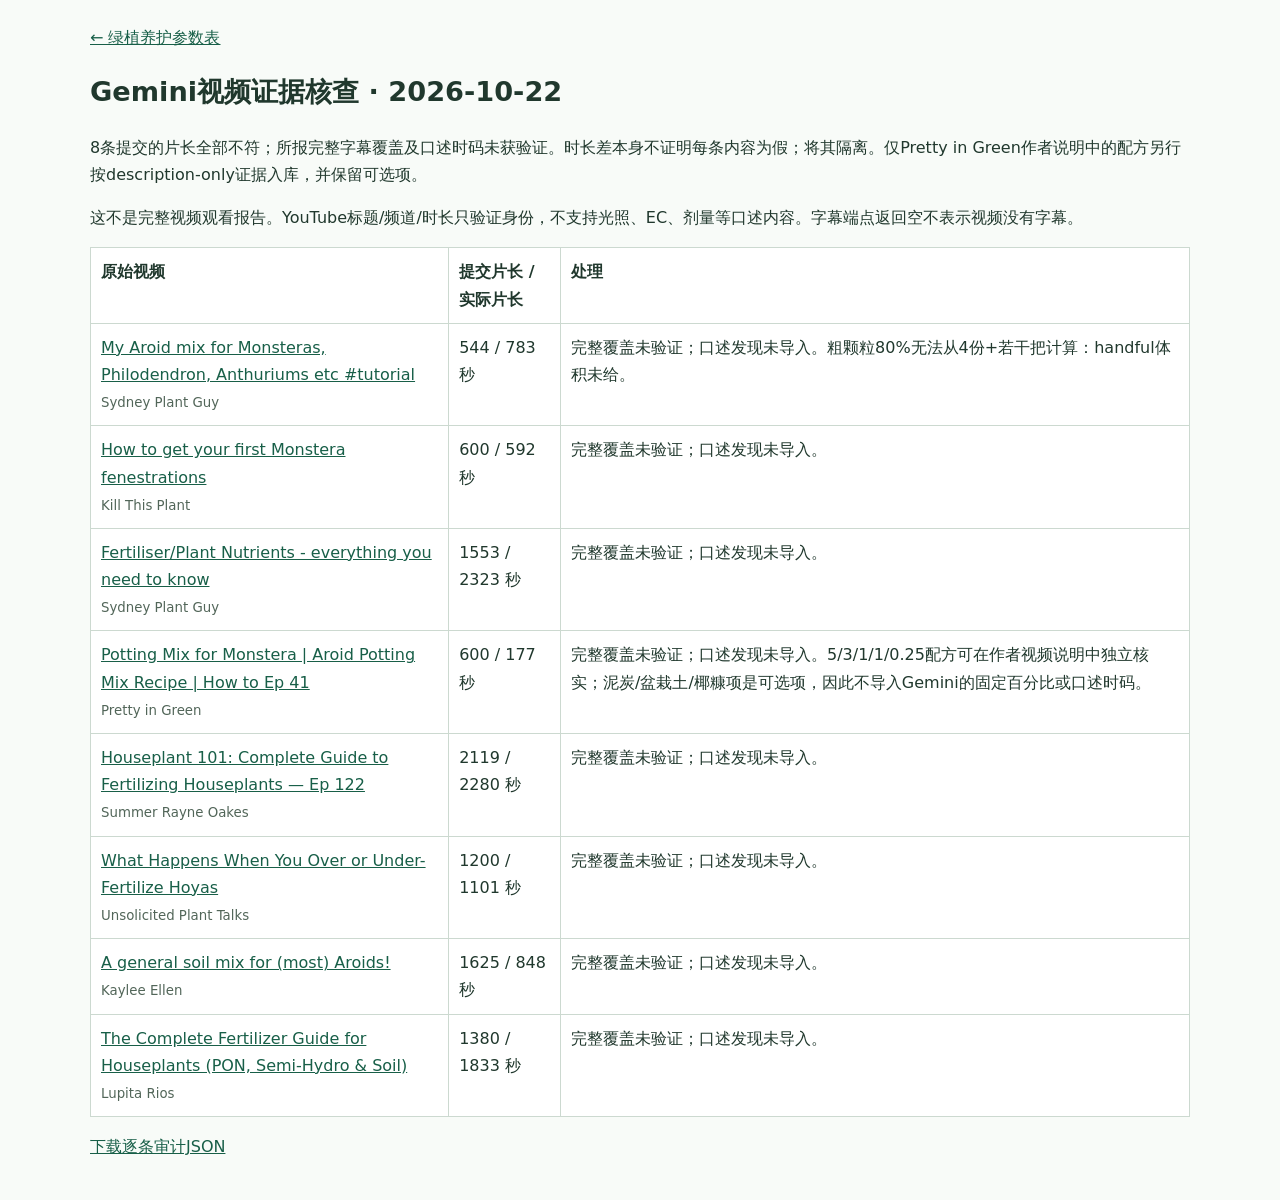
<file: green-plants/video-audit.html>
<!doctype html><html lang="zh-CN"><meta charset="utf-8"><meta name="viewport" content="width=device-width,initial-scale=1"><title>Gemini视频证据核查 · 2026-10-22</title><style>body{font:16px/1.7 system-ui,sans-serif;margin:auto;padding:24px;max-width:1100px;color:#20382d;background:#f8fbf8}a{color:#185f48}table{border-collapse:collapse;width:100%;background:white}th,td{text-align:left;border:1px solid #ccd9d0;padding:10px;vertical-align:top}small{color:#526659}li{margin:8px 0}.wrap{overflow:auto}h1{font-size:1.7rem}</style><body><a href="./">← 绿植养护参数表</a><h1>Gemini视频证据核查 · 2026-10-22</h1><p>8条提交的片长全部不符；所报完整字幕覆盖及口述时码未获验证。时长差本身不证明每条内容为假；将其隔离。仅Pretty in Green作者说明中的配方另行按description-only证据入库，并保留可选项。</p><p>这不是完整视频观看报告。YouTube标题/频道/时长只验证身份，不支持光照、EC、剂量等口述内容。字幕端点返回空不表示视频没有字幕。</p><div class="wrap"><table><tr><th>原始视频</th><th>提交片长 / 实际片长</th><th>处理</th></tr><tr><td><a href="https://www.youtube.com/watch?v=9rBp3bqCnw0">My Aroid mix for Monsteras, Philodendron, Anthuriums etc #tutorial</a><br><small>Sydney Plant Guy</small></td><td>544 / 783 秒</td><td>完整覆盖未验证；口述发现未导入。粗颗粒80%无法从4份+若干把计算：handful体积未给。</td></tr><tr><td><a href="https://www.youtube.com/watch?v=bN4ew7mKfug">How to get your first Monstera fenestrations</a><br><small>Kill This Plant</small></td><td>600 / 592 秒</td><td>完整覆盖未验证；口述发现未导入。</td></tr><tr><td><a href="https://www.youtube.com/watch?v=ByKOvCg4hBM">Fertiliser/Plant Nutrients - everything you need to know</a><br><small>Sydney Plant Guy</small></td><td>1553 / 2323 秒</td><td>完整覆盖未验证；口述发现未导入。</td></tr><tr><td><a href="https://www.youtube.com/watch?v=kIl_Cib37xA">Potting Mix for Monstera | Aroid Potting Mix Recipe | How to Ep 41</a><br><small>Pretty in Green</small></td><td>600 / 177 秒</td><td>完整覆盖未验证；口述发现未导入。5/3/1/1/0.25配方可在作者视频说明中独立核实；泥炭/盆栽土/椰糠项是可选项，因此不导入Gemini的固定百分比或口述时码。</td></tr><tr><td><a href="https://www.youtube.com/watch?v=CQmY9BNu16s">Houseplant 101: Complete Guide to Fertilizing Houseplants — Ep 122</a><br><small>Summer Rayne Oakes</small></td><td>2119 / 2280 秒</td><td>完整覆盖未验证；口述发现未导入。</td></tr><tr><td><a href="https://www.youtube.com/watch?v=mRfO5W9NYo8">What Happens When You Over or Under-Fertilize Hoyas</a><br><small>Unsolicited Plant Talks</small></td><td>1200 / 1101 秒</td><td>完整覆盖未验证；口述发现未导入。</td></tr><tr><td><a href="https://www.youtube.com/watch?v=B9CGl_JiZB4">A general soil mix for (most) Aroids!</a><br><small>Kaylee Ellen</small></td><td>1625 / 848 秒</td><td>完整覆盖未验证；口述发现未导入。</td></tr><tr><td><a href="https://www.youtube.com/watch?v=OZy-djeyKZc">The Complete Fertilizer Guide for Houseplants (PON, Semi-Hydro &amp; Soil)</a><br><small>Lupita Rios</small></td><td>1380 / 1833 秒</td><td>完整覆盖未验证；口述发现未导入。</td></tr></table></div><p><a href="video-audit.json">下载逐条审计JSON</a></p></body></html>
</file>
<file: green-plants/database.css>
:root{--bg:#f5f6f2;--paper:#fff;--ink:#263a30;--muted:#647268;--green:#285d40;--line:#d8dfd5;--soft:#eef2eb}
*{box-sizing:border-box}body{margin:0;background:var(--bg);color:var(--ink);font:12px/1.5 "Noto Sans CJK SC","Microsoft YaHei",sans-serif}a{color:var(--green);text-underline-offset:3px}a:focus-visible,button:focus-visible,input:focus-visible,select:focus-visible,.table-wrap:focus-visible{outline:2px solid var(--green);outline-offset:2px}
header,main,footer{max-width:1920px;margin:auto;padding-inline:16px}header{display:flex;justify-content:space-between;align-items:center;padding-block:10px 8px;gap:12px}h1{font-size:20px;margin:0;font-weight:650}header p{margin:2px 0 0;color:var(--muted);font-size:11px}header>a{white-space:nowrap;font-size:12px}#filters{display:grid;grid-template-columns:1fr 1.3fr 1fr 1.2fr;gap:10px;padding:8px 10px;border:1px solid var(--line);background:var(--paper)}#filters label{min-width:0;display:flex;flex-direction:column;gap:2px;color:var(--muted);font-size:11px}input,select,button{font:inherit;color:var(--ink)}input,select{min-width:0;width:100%;height:34px;padding:4px 7px;border:1px solid var(--line);background:white;border-radius:2px}button{cursor:pointer;border:1px solid var(--line);background:white;border-radius:2px;padding:5px 10px;min-height:34px}button:hover{border-color:var(--green)}.status{min-height:34px;display:flex;align-items:center;justify-content:space-between;gap:12px;color:var(--muted);font-size:11px}.status button{border:0;background:transparent;font-size:11px}.legend{color:var(--muted);font-size:11px;margin:0 0 6px}.scroll-hint{float:right;color:var(--green)}
.table-wrap{overflow:auto;max-height:calc(100dvh - 225px);min-height:320px;border:1px solid var(--line);background:white;overscroll-behavior:contain;scrollbar-color:#a7b7a5 #edf1e9;scrollbar-width:auto;position:relative}table{width:100%;min-width:1380px;table-layout:fixed;border-collapse:separate;border-spacing:0}caption{position:absolute;width:1px;height:1px;clip-path:inset(50%);overflow:hidden}col.species{width:12%}col.source{width:12%}col.light{width:11%}col.temperature{width:8%}col.water{width:9%}col.air{width:9%}col.fertilizer{width:18%}col.substrate{width:15%}col.remark{width:6%}
th,td{padding:8px 9px;text-align:left;vertical-align:top;border-right:1px solid var(--line);border-bottom:1px solid var(--line);overflow-wrap:anywhere;font-weight:400}thead th{position:sticky;top:0;z-index:3;background:#e9efe5;color:#254c35;font-size:13px;font-weight:650;border-bottom:2px solid #aabda6;white-space:nowrap}thead small{display:block;font-size:10px;font-weight:400;color:#52664f}th:last-child,td:last-child{border-right:0}tbody tr:last-child>*{border-bottom:0}tbody tr:nth-child(even)>*{background:#f8faf5}tbody tr:nth-child(odd)>*{background:#fff}tbody tr:hover>*{background:#f0f5eb}th.species{position:sticky;left:0;z-index:2;box-shadow:1px 0 0 var(--line)}thead th:first-child{left:0;z-index:4}th.species strong{display:block;font-size:12px;font-weight:650;line-height:1.5}th.species small{display:block;color:var(--muted);font-size:10px;margin-top:4px;line-height:1.5}.product-name{display:block;margin:4px 0;font-size:12px;font-weight:600;color:#415d46}.source-inner{display:flex;gap:6px;align-items:flex-start}.source-inner>div{min-width:0}.source a{font-size:11px;text-decoration:none}.source a:hover{text-decoration:underline}.source small{display:block;color:var(--muted);font-size:10px;margin-top:2px}.thumb{flex:0 0 34px}.thumb img{display:block;width:34px;height:44px;object-fit:contain;border:1px solid var(--line);background:white}.source small a{font-size:10px}.measure{font-variant-numeric:tabular-nums;font-size:12px;line-height:1.6}.measure ul{list-style:none;margin:0;padding:0}.measure li+li{margin-top:5px;padding-top:4px;border-top:1px dotted #e1e6dc}.missing-value{color:#95a18f}.open-notes{padding:4px 0;min-height:44px;border:0;background:transparent;color:var(--green);text-align:left;font-size:11px;white-space:nowrap}.open-notes span{display:block;font-size:10px;color:var(--muted)}.remark .warning{display:block;font-size:10px}.warning{color:#865327}.empty{padding:24px;color:var(--muted)}
dialog{width:min(900px,calc(100vw - 28px));max-height:88dvh;padding:0 22px 22px;border:1px solid #a9bba4;border-radius:4px;background:#fff;color:var(--ink);box-shadow:0 12px 50px #0003;overscroll-behavior:contain}dialog::backdrop{background:#18261c80}.dialog-head{display:flex;align-items:center;justify-content:space-between;gap:16px;position:sticky;top:0;background:#fff;border-bottom:1px solid var(--line);padding:12px 0;z-index:1}.dialog-head h2{font-size:17px;margin:0}.dialog-head button{min-width:54px;min-height:44px;flex-shrink:0}#detail-content{font-size:13px;overflow-wrap:anywhere}#detail-content h3{font-size:14px;border-bottom:1px solid var(--line);padding-bottom:6px;margin-top:22px}.note-list{padding-left:20px}.note-list li{margin-block:5px}.full-fields{margin:0;display:grid;grid-template-columns:1fr 1fr;gap:12px 20px}.full-fields dt{font-weight:650;color:var(--green);font-size:12px}.full-fields dd{margin:3px 0 0;white-space:pre-line}.original{border-top:1px solid var(--line);padding-top:10px;margin-top:12px}.original h4{font-size:13px;margin:0}.original blockquote{margin:8px 0;padding-left:10px;border-left:2px solid var(--line);font-size:11px;color:var(--muted)}footer{padding-block:10px 18px;font-size:10px;color:var(--muted)}footer p{margin:4px 0}
@media(max-width:700px){header,main,footer{padding-inline:8px}h1{font-size:18px}header p{max-width:260px}header>a{font-size:11px}#filters{grid-template-columns:1fr 1fr;gap:6px;padding:7px}input,select{height:44px;font-size:12px}.status button{min-height:44px}.legend{font-size:10px}.scroll-hint{float:none;display:block}.table-wrap{max-height:calc(100dvh - 295px);min-height:300px}table{width:1110px;min-width:1110px}col.species{width:92px}col.source{width:126px}col.light{width:130px}col.temperature{width:110px}col.water{width:116px}col.air{width:116px}col.fertilizer{width:180px}col.substrate{width:160px}col.remark{width:80px}th.species small{display:-webkit-box;-webkit-line-clamp:2;-webkit-box-orient:vertical;overflow:hidden}.full-fields{grid-template-columns:1fr}dialog{padding:0 14px 18px;width:calc(100vw - 16px)}.dialog-head h2{font-size:15px}}
.analysis-json{margin:0;white-space:pre-wrap;overflow-wrap:anywhere;font:11px/1.6 monospace}.product-label>div:last-child{grid-column:1/-1}
@media print{#filters,.status button,.scroll-hint,.remark,header>a{display:none}.table-wrap{overflow:visible;max-height:none;border:0}table{min-width:0;font-size:9px}thead th,th.species{position:static}th,td{padding:4px}.measure{font-size:9px}body{background:white}@page{size:A3 landscape;margin:10mm}}
</file>
<file: green-plants/evidence-v2.css>
:root{--bg:#f5f5f0;--paper:#fffef9;--ink:#263b31;--muted:#68756c;--green:#245b3f;--border:#d5ddd2;--soft:#e8eee4;--warning:#8b5524}*{box-sizing:border-box}body{margin:0;background:var(--bg);color:var(--ink);font:15px/1.7 "Noto Sans CJK SC","Microsoft YaHei",sans-serif}a{color:var(--green);text-underline-offset:3px}button,input,select{font:inherit;color:inherit}button,select{cursor:pointer}button,input,select{min-height:44px;border:1px solid var(--border);background:var(--paper);padding:8px 12px;border-radius:3px}a,button,input,select,summary{outline-offset:4px}button:hover{border-color:var(--green)}button[aria-pressed=true]{background:var(--green);color:white;border-color:var(--green)}header{max-width:1460px;margin:auto;padding:22px 28px 12px;border-bottom:1px solid var(--border)}.brand{font:11px monospace;letter-spacing:.14em;color:var(--muted)}.heading{display:flex;justify-content:space-between;align-items:center;gap:20px}h1{font-size:27px;font-weight:600;letter-spacing:.02em;margin:8px 0}h2{font-size:19px;margin:0 0 8px}h3{font-size:17px;margin:0 0 8px}.header-links{font-size:12px;text-align:right}.lede{font-size:13px;color:var(--muted);margin:0 0 12px;max-width:1000px}.modes{display:flex;gap:8px;flex-wrap:wrap}.layout{display:grid;grid-template-columns:242px minmax(0,1fr);gap:28px;max-width:1460px;margin:auto;padding:24px 28px}aside{min-width:0}.filters{position:sticky;top:18px}.filters>summary{display:none}.filter-body{display:grid;gap:13px}.field{display:flex;flex-direction:column;gap:4px}.field label{font-size:12px;color:var(--muted)}.field select,.field input{width:100%;min-width:0}.quicklinks{display:flex;gap:8px;flex-wrap:wrap;margin-top:16px}.quicklinks button{font-size:12px;padding:6px 9px}.aside-note{font-size:12px;color:var(--muted);margin-top:18px}.toolbar{display:flex;justify-content:space-between;align-items:center;gap:12px;flex-wrap:wrap;padding-bottom:12px;border-bottom:1px solid var(--border)}.count{font-size:13px;color:var(--muted)}.group-control{display:flex;align-items:center;gap:8px;font-size:12px}.group-control select{font-size:12px;min-height:38px;padding:6px 10px}.active-note{font-size:12px;color:var(--muted);margin:8px 0}.evidence{display:grid;grid-template-columns:128px minmax(0,1fr);gap:22px;border-bottom:1px solid var(--border);padding:23px 0}.cover-link{display:block;text-decoration:none}.cover{width:128px;height:118px;object-fit:cover;display:block;background:white;border:1px solid var(--border)}.cover.product{object-fit:contain;padding:7px}.cover-caption{font-size:10px;color:var(--muted);margin-top:6px;line-height:1.5;overflow-wrap:anywhere}.cover-missing{height:118px;border:1px solid var(--border);display:flex;align-items:center;justify-content:center;flex-direction:column;color:var(--muted);font-size:12px;background:var(--soft)}.cover-missing strong{font:22px Georgia,serif;display:block;line-height:1.4}.source-line{display:flex;gap:8px;align-items:baseline;flex-wrap:wrap;font-size:12px;margin-bottom:6px;overflow-wrap:anywhere}.source-line>a{font-weight:700}.source-kind{color:var(--muted)}.evidence h3{line-height:1.5;margin:0 0 8px;font-size:18px}.evidence h3 a{text-decoration:none}.evidence h3 a:hover{text-decoration:underline}.tags{display:flex;gap:5px;flex-wrap:wrap;margin-bottom:8px}.tag{font-size:11px;line-height:1.6;padding:2px 6px;border:1px solid var(--border);background:var(--paper)}.tag.topic{background:var(--soft);border-color:var(--soft)}.tag.basis{color:var(--warning)}.body-text{margin:6px 0 8px;line-height:1.8}.scope{font-size:12px;color:var(--muted);margin:7px 0}.limits{font-size:12px;color:var(--warning);margin:8px 0}.meta-links{display:flex;gap:15px;flex-wrap:wrap;font-size:12px;margin-top:8px}.meta-links a{padding:4px 0}.evidence summary{cursor:pointer;font-size:12px;min-height:40px;padding:8px 0;color:var(--green)}blockquote{border:0;margin:5px 0 10px;padding:12px 16px;background:var(--soft);font-size:12px;white-space:pre-wrap;overflow-wrap:anywhere}.product-info{display:grid;grid-template-columns:140px 1fr;margin:12px 0;font-size:13px;gap:6px 15px}.product-info dt{color:var(--muted)}.product-info dd{margin:0;overflow-wrap:anywhere}.group-heading{padding:22px 0 10px;border-bottom:2px solid var(--border);margin:0;color:var(--green);font-size:17px}.group-heading small{font:12px sans-serif;color:var(--muted)}.empty{padding:50px 10px;text-align:center;color:var(--muted)}.loadmore{display:block;margin:28px auto;min-width:200px}.cite{font-size:11px;vertical-align:super;padding:0 2px}.bottom-panels{max-width:1460px;margin:0 auto;padding:8px 28px 30px}.panel{border-top:1px solid var(--border);padding:22px 0}.panel>summary{font-size:17px;font-weight:600;cursor:pointer;min-height:44px}.panel p{max-width:1100px;font-size:13px}.calc-grid{display:grid;grid-template-columns:1fr 1fr;gap:30px;margin-top:15px}.calculator{padding:18px;background:var(--paper);border:1px solid var(--border)}.calculator .inputs{display:grid;grid-template-columns:1fr 1fr;gap:12px}.calculator input,.calculator select{width:100%;max-width:100%}.calculator label{display:block;font-size:12px;color:var(--muted);margin-bottom:4px}.calculator output{display:block;margin:15px 0 8px;font:17px/1.7 monospace;white-space:pre-line}.calculator .note{font-size:12px;color:var(--muted)}footer{max-width:1460px;margin:auto;padding:10px 28px 28px;font-size:12px;color:var(--muted)}.media-credit{font-size:11px;color:var(--muted)}[hidden]{display:none!important}@media(max-width:900px){header{padding:16px 18px 12px}.layout{grid-template-columns:1fr;gap:16px;padding:15px 18px}.filters{position:static;border:1px solid var(--border);padding:10px 12px;background:var(--paper)}.filters>summary{display:block;cursor:pointer;min-height:32px;font-size:13px;font-weight:600}.filter-body{grid-template-columns:1fr 1fr;padding-top:12px;gap:10px}.field.wide{grid-column:1/-1}.quicklinks{margin-top:10px}.aside-note{margin:10px 0 0}.bottom-panels,footer{padding-left:18px;padding-right:18px}.calc-grid{grid-template-columns:1fr}.heading{align-items:flex-start}h1{font-size:24px}.header-links{font-size:11px;min-width:60px}.evidence{grid-template-columns:96px minmax(0,1fr);gap:15px}.cover{width:96px;height:96px}.cover-missing{height:96px}.evidence h3{font-size:16px}.product-info{grid-template-columns:1fr;gap:2px}.product-info dd{margin-bottom:7px}.lede{font-size:12px}.body-text{font-size:14px}.source-line{font-size:11px}}@media(max-width:450px){.evidence{grid-template-columns:78px minmax(0,1fr);gap:12px}.cover{width:78px;height:90px}.cover-missing{height:90px}.cover-caption{font-size:9px}.evidence h3{font-size:15px}.header-links{max-width:70px}.toolbar{gap:8px}.modes button{font-size:13px;padding:7px 10px}.calculator .inputs{grid-template-columns:1fr 1fr}.calculator{padding:13px}}@media print{body{font-size:12pt;background:white}.layout{display:block}.filters,.toolbar,.modes,.loadmore{display:none}.evidence{break-inside:avoid}.body-text,.source-line,.limits,.scope{font-size:12pt}.cover{width:100px}.bottom-panels{display:none}footer{font-size:12pt}}@media(prefers-reduced-motion:reduce){*{scroll-behavior:auto!important}}
</file>
<file: green-plants/style.css>
:root{--paper:#f4f3ed;--ink:#1e3028;--muted:#58685e;--line:#ced5c9;--green:#285b43;--pale:#e8eee4;--amber:#87521b;--white:#fffef9}*{box-sizing:border-box}html{scroll-behavior:smooth;scroll-padding-top:72px}body{margin:0;background:var(--paper);color:var(--ink);font:16px/1.8 "Noto Sans CJK SC","Microsoft YaHei",sans-serif}a{color:var(--green);text-underline-offset:3px}a:hover{color:#162d20}button,input,select{font:inherit}button,a,input,select{outline-offset:4px}button{cursor:pointer}header,main,footer{max-width:1420px;padding:0 42px;margin:auto}.masthead{padding:30px 0 26px;border-bottom:2px solid var(--ink);display:flex;justify-content:space-between;gap:20px;align-items:flex-start}.brand{font-size:12px;letter-spacing:.16em;font-weight:700}.issue{font-size:12px;color:var(--muted);text-align:right}h1{font-family:"Noto Serif CJK SC","Songti SC",serif;font-weight:600;font-size:clamp(30px,4vw,52px);margin:20px 0 8px;line-height:1.3}h2{font-family:"Noto Serif CJK SC","Songti SC",serif;font-size:28px;line-height:1.4;margin:0 0 12px}h3{font-size:19px;margin:0 0 12px}p{margin:8px 0 16px}.intro{max-width:920px;color:var(--muted)}.topnav{position:sticky;top:0;z-index:10;background:var(--paper);border-bottom:1px solid var(--line);overflow:auto;white-space:nowrap;display:flex;gap:28px;padding:9px 0}.topnav a{font-size:14px;font-weight:700;text-decoration:none;min-height:44px;display:flex;align-items:center}section{padding:46px 0;border-bottom:1px solid var(--line)}.section-title{display:flex;justify-content:space-between;align-items:baseline;gap:18px;flex-wrap:wrap}.kicker{font:12px/1.4 monospace;letter-spacing:.12em;color:var(--muted);margin-bottom:12px}.note{background:var(--pale);padding:18px 22px;font-size:14px}.warning{color:var(--amber)}.legend{display:flex;gap:14px;flex-wrap:wrap;font-size:13px;margin:18px 0}.tag{display:inline-block;font-size:12px;line-height:1.7;padding:3px 8px;border:1px solid var(--line);background:var(--white);margin:0 4px 6px 0}.tag.authority{color:var(--green)}.tag.trial{color:var(--amber);border-color:#dac6a9}.filters{display:flex;gap:8px;align-items:center;flex-wrap:wrap;margin:22px 0}.filters button{border:1px solid var(--line);border-radius:0;background:var(--white);color:var(--ink);min-height:44px;padding:6px 13px}.filters button[aria-pressed=true]{background:var(--green);color:white;border-color:var(--green)}input,select{border:1px solid var(--line);padding:9px 12px;background:var(--white);color:var(--ink);min-height:44px;max-width:100%}label[for=search]{margin-left:auto}#search{width:320px;margin-left:0}.table-wrap{overflow:auto;border:1px solid var(--line);background:var(--white)}table{border-collapse:collapse;width:100%;min-width:1050px;text-align:left;font-size:14px}th{background:var(--pale);font-size:12px;letter-spacing:.03em}th,td{padding:16px;vertical-align:top;border-bottom:1px solid var(--line);min-width:150px}th:first-child,td:first-child{min-width:130px;width:13%}td:first-child strong{font-size:18px}td .latin{font-size:12px;color:var(--muted);display:block;font-style:italic}td small{display:block;color:var(--muted);margin-top:8px}.cite{font:12px/1.2 monospace;vertical-align:super;margin-left:3px;text-decoration:none;display:inline-block}.result-count{font-size:13px;color:var(--muted)}.plant{padding:28px 0;border-top:1px solid var(--line)}.plant-head{display:grid;grid-template-columns:220px 1fr;gap:28px}.plant-head h3{font-size:25px}.plant-head .latin{font-family:Georgia,serif;font-style:italic;color:var(--muted)}.plant .findings{margin-left:248px}.finding{display:grid;grid-template-columns:95px 1fr;gap:20px;padding:12px 0;border-bottom:1px dotted var(--line)}.finding-label{font-size:13px;font-weight:700;color:var(--muted)}.finding p{margin:0}.gap{font-size:14px;color:var(--amber);margin-top:14px}.case-list{display:grid;grid-template-columns:1fr 1fr;gap:0 36px}.case{padding:24px 0;border-top:1px solid var(--line)}.case h3{margin-bottom:4px}.byline{color:var(--muted);font-size:13px}.case dl{font-size:14px}.case dt{font-weight:700;margin-top:10px}.case dd{margin:2px 0 0}.two-col{display:grid;grid-template-columns:1fr 1fr;gap:36px}.rules{padding-left:22px}.rules li{padding:4px 0 10px}.product{padding:20px 0;border-top:1px solid var(--line)}.product h3{margin-bottom:6px}.product p{font-size:14px}.calc{padding:22px;background:var(--white);border:1px solid var(--line)}.calc label{display:block;font-size:13px;margin:12px 0 6px}.calc input{width:100%}.calc output{display:block;font-family:monospace;font-size:25px;margin:18px 0 6px;font-weight:bold}.calc small{color:var(--muted);display:block}.source{padding:18px 0;border-top:1px solid var(--line);font-size:14px;overflow-wrap:anywhere;scroll-margin-top:90px}.source:target{background:#e1ebda}.source h3{font-size:15px;margin-bottom:4px}.source blockquote{margin:10px 0;color:var(--muted);font-size:13px}.source small{display:block;color:var(--muted)}details>summary{cursor:pointer;min-height:44px;padding:9px 0;font-weight:700}.method-grid{display:grid;grid-template-columns:1fr 1fr;gap:36px}.method-grid article{padding-top:15px}footer{padding-top:26px;padding-bottom:36px;color:var(--muted);font-size:13px}.empty{display:none;padding:24px}.small{font-size:13px;color:var(--muted)}[hidden]{display:none!important}@media(max-width:850px){header,main,footer{padding-left:20px;padding-right:20px}.topnav{gap:22px}.plant-head{grid-template-columns:1fr;gap:0}.plant .findings{margin-left:0}.case-list,.two-col,.method-grid{grid-template-columns:1fr;gap:12px}.issue{max-width:none;text-align:left;font-size:11px;line-height:1.5}.masthead{padding-top:20px;display:block}label[for=search]{margin-left:0;width:100%}#search{width:100%;margin-left:0}.finding{grid-template-columns:72px 1fr;gap:14px}section{padding:32px 0}.note{padding:15px}.table-wrap{margin-right:-4px}h2{font-size:24px}}@media print{body{font-size:12pt;background:white}header,main,footer{padding:0}.topnav,.filters,.calc,.print-btn{display:none}.table-wrap{overflow:visible;border:0}table{min-width:0;font-size:9pt}th,td{min-width:0!important;padding:6px}.plant[hidden],tr[hidden]{display:revert!important}.case-list,.two-col,.method-grid{display:block}section{padding:22px 0}.source{break-inside:avoid}.cite{font-size:9pt}.issue{font-size:10pt}}@media(prefers-reduced-motion:reduce){html{scroll-behavior:auto}}
</file>
